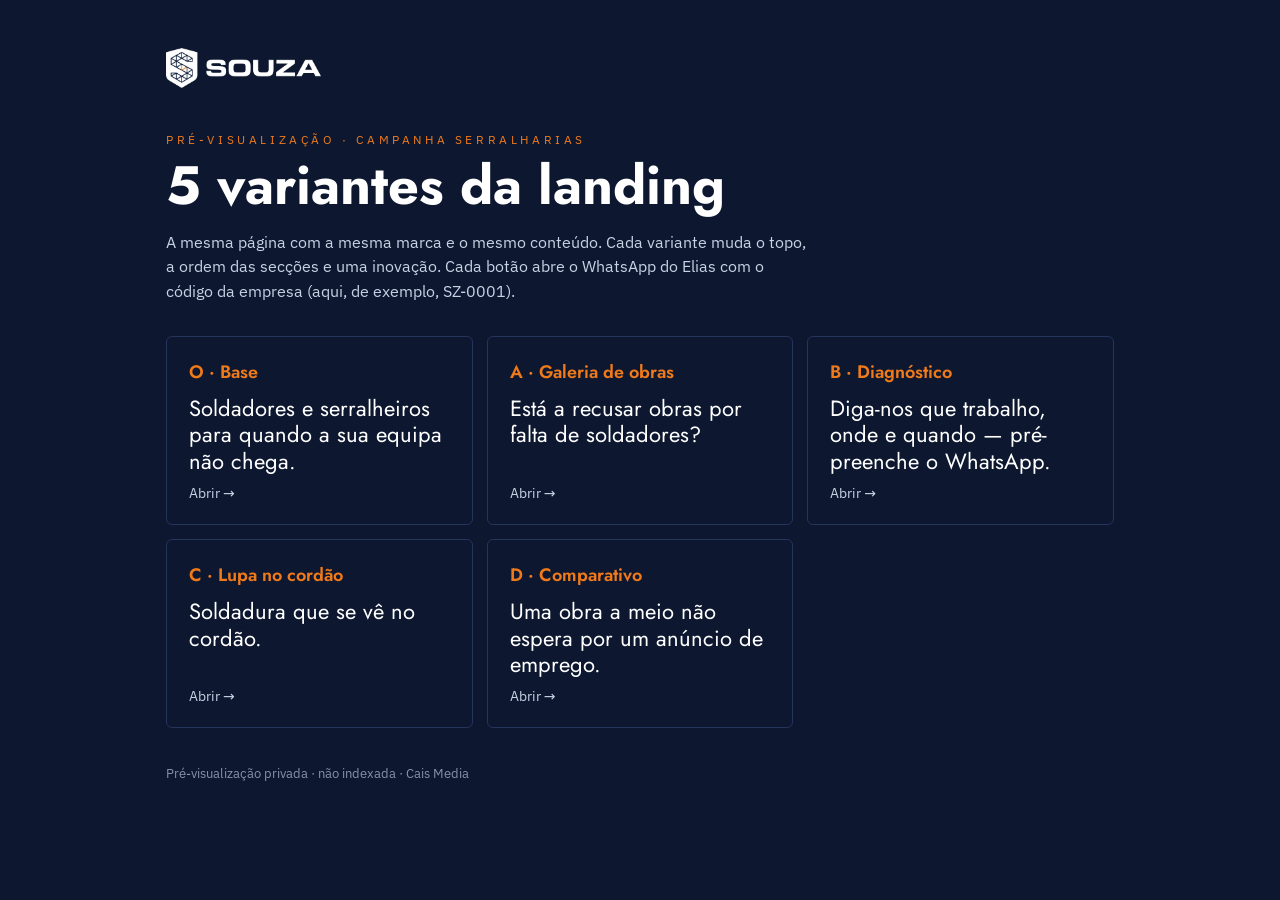
<file: index.html>
<!doctype html><html lang="pt-PT"><head><meta charset="utf-8"><meta name="robots" content="noindex,nofollow">
<meta name="viewport" content="width=device-width,initial-scale=1"><title>SOUZA · 5 landings para serralharias</title>
<link rel="icon" href="assets/img/mark.webp">
<style>@font-face{font-family:Jost;src:url(assets/fonts/jost.woff2) format("woff2");font-weight:100 900}
@font-face{font-family:Plex;src:url(assets/fonts/plex.woff2) format("woff2");font-weight:100 700}
*{box-sizing:border-box}body{margin:0;background:#0d1830;color:#fff;font-family:Plex,system-ui,sans-serif}
.w{max-width:980px;margin:0 auto;padding:48px 16px 64px}img{height:40px;width:auto}
.e{color:#f07a1a;letter-spacing:.3em;font-size:12px;text-transform:uppercase;margin:40px 0 10px}
h1{font-family:Jost;font-size:clamp(32px,5vw,54px);line-height:1.05;margin:0 0 14px}p{color:#c9d1e3;max-width:640px;line-height:1.55}
.g{display:grid;grid-template-columns:repeat(auto-fill,minmax(280px,1fr));gap:14px;margin-top:32px}
.c{display:flex;flex-direction:column;gap:10px;padding:22px;border:1px solid #24345a;border-radius:6px;color:#fff;text-decoration:none;transition:.2s}
.c:hover{border-color:#f07a1a;transform:translateY(-2px)}.k{font-family:Jost;font-weight:600;color:#f07a1a;font-size:18px}
.h{font-family:Jost;font-size:22px;line-height:1.2}.go{margin-top:auto;color:#c9d1e3;font-size:14px}
small{display:block;margin-top:36px;color:#8592ad}</style></head><body><div class="w">
<img src="assets/img/logo-h-branco.webp" width="480" height="124" alt="SOUZA">
<div class="e">Pré-visualização · campanha serralharias</div><h1>5 variantes da landing</h1>
<p>A mesma página com a mesma marca e o mesmo conteúdo. Cada variante muda o topo, a ordem das secções e uma inovação. Cada botão abre o WhatsApp do Elias com o código da empresa (aqui, de exemplo, SZ-0001).</p>
<div class="g"><a class="c" href="o/?r=SZ-0001"><span class="k">O · Base</span><span class="h">Soldadores e serralheiros para quando a sua equipa não chega.</span><span class="go">Abrir →</span></a><a class="c" href="a/?r=SZ-0001"><span class="k">A · Galeria de obras</span><span class="h">Está a recusar obras por falta de soldadores?</span><span class="go">Abrir →</span></a><a class="c" href="b/?r=SZ-0001"><span class="k">B · Diagnóstico</span><span class="h">Diga-nos que trabalho, onde e quando — pré-preenche o WhatsApp.</span><span class="go">Abrir →</span></a><a class="c" href="c/?r=SZ-0001"><span class="k">C · Lupa no cordão</span><span class="h">Soldadura que se vê no cordão.</span><span class="go">Abrir →</span></a><a class="c" href="d/?r=SZ-0001"><span class="k">D · Comparativo</span><span class="h">Uma obra a meio não espera por um anúncio de emprego.</span><span class="go">Abrir →</span></a></div><small>Pré-visualização privada · não indexada · Cais Media</small></div></body></html>
</file>
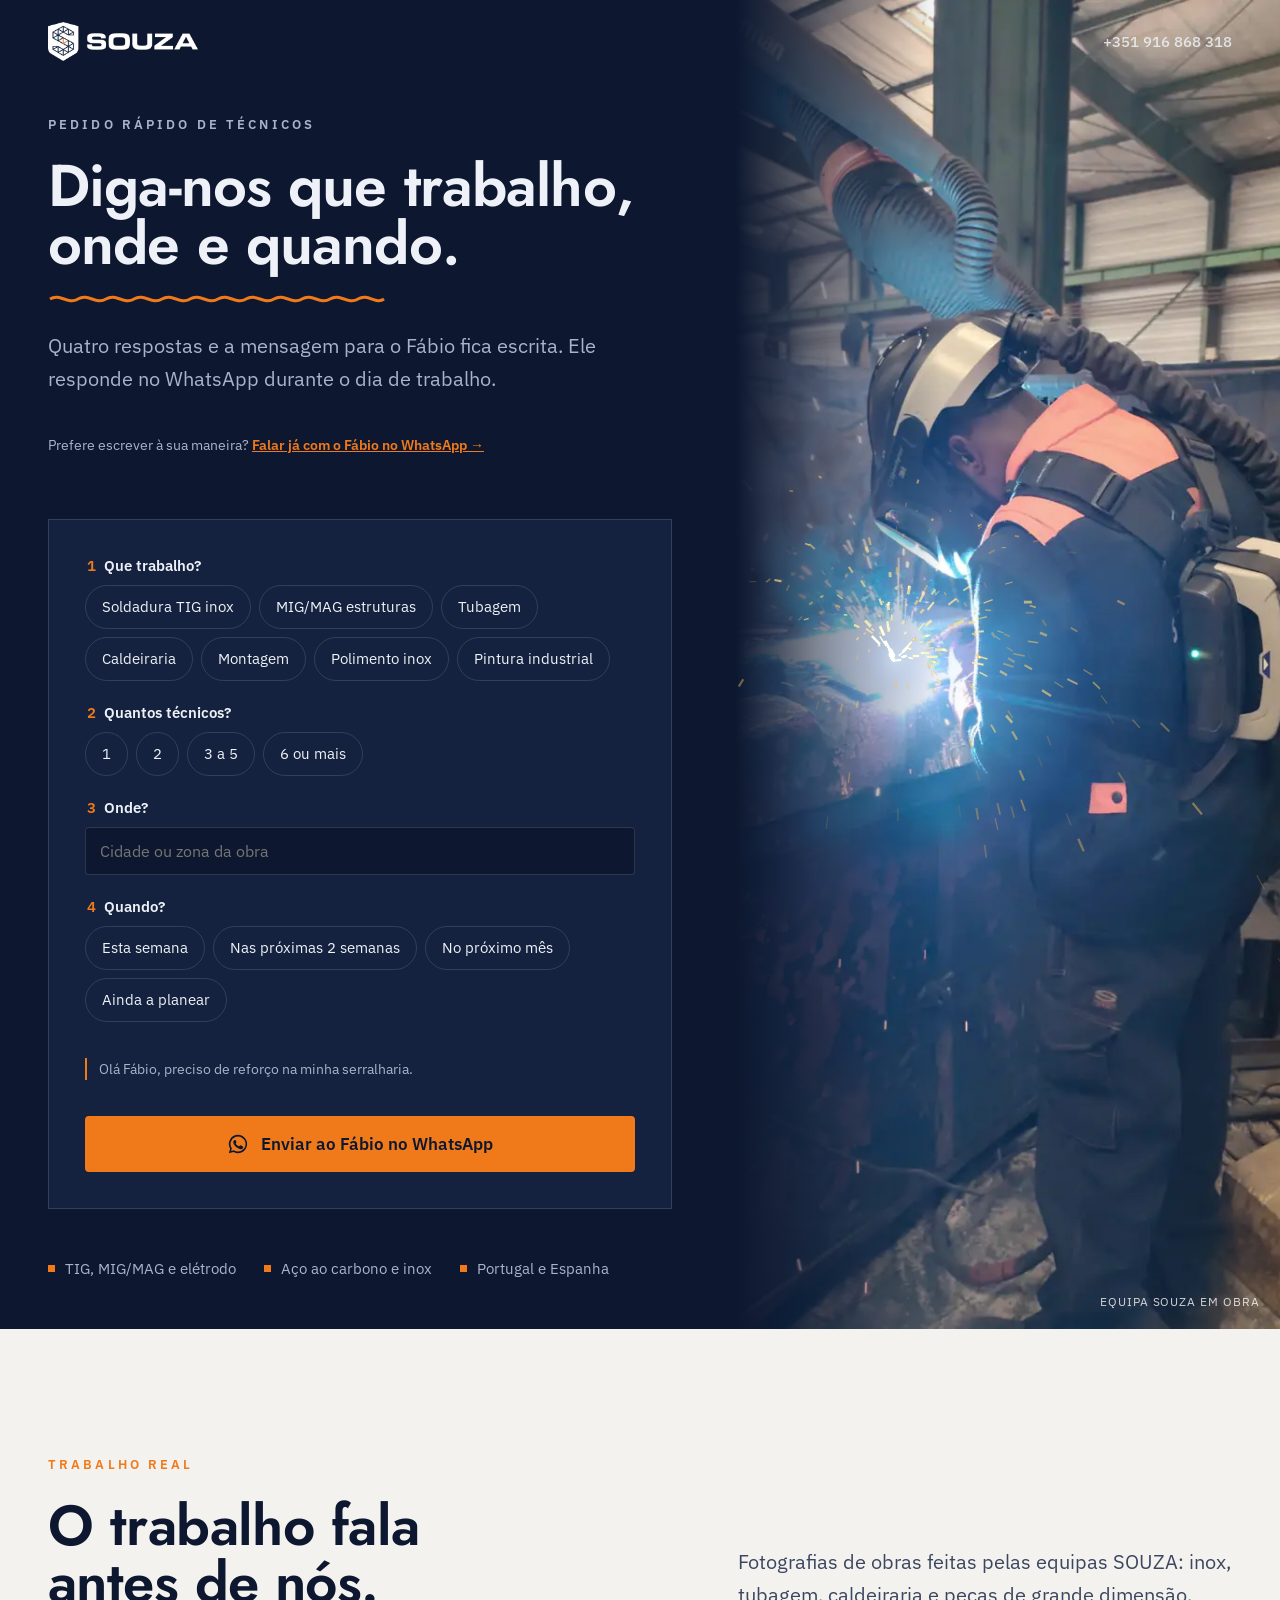
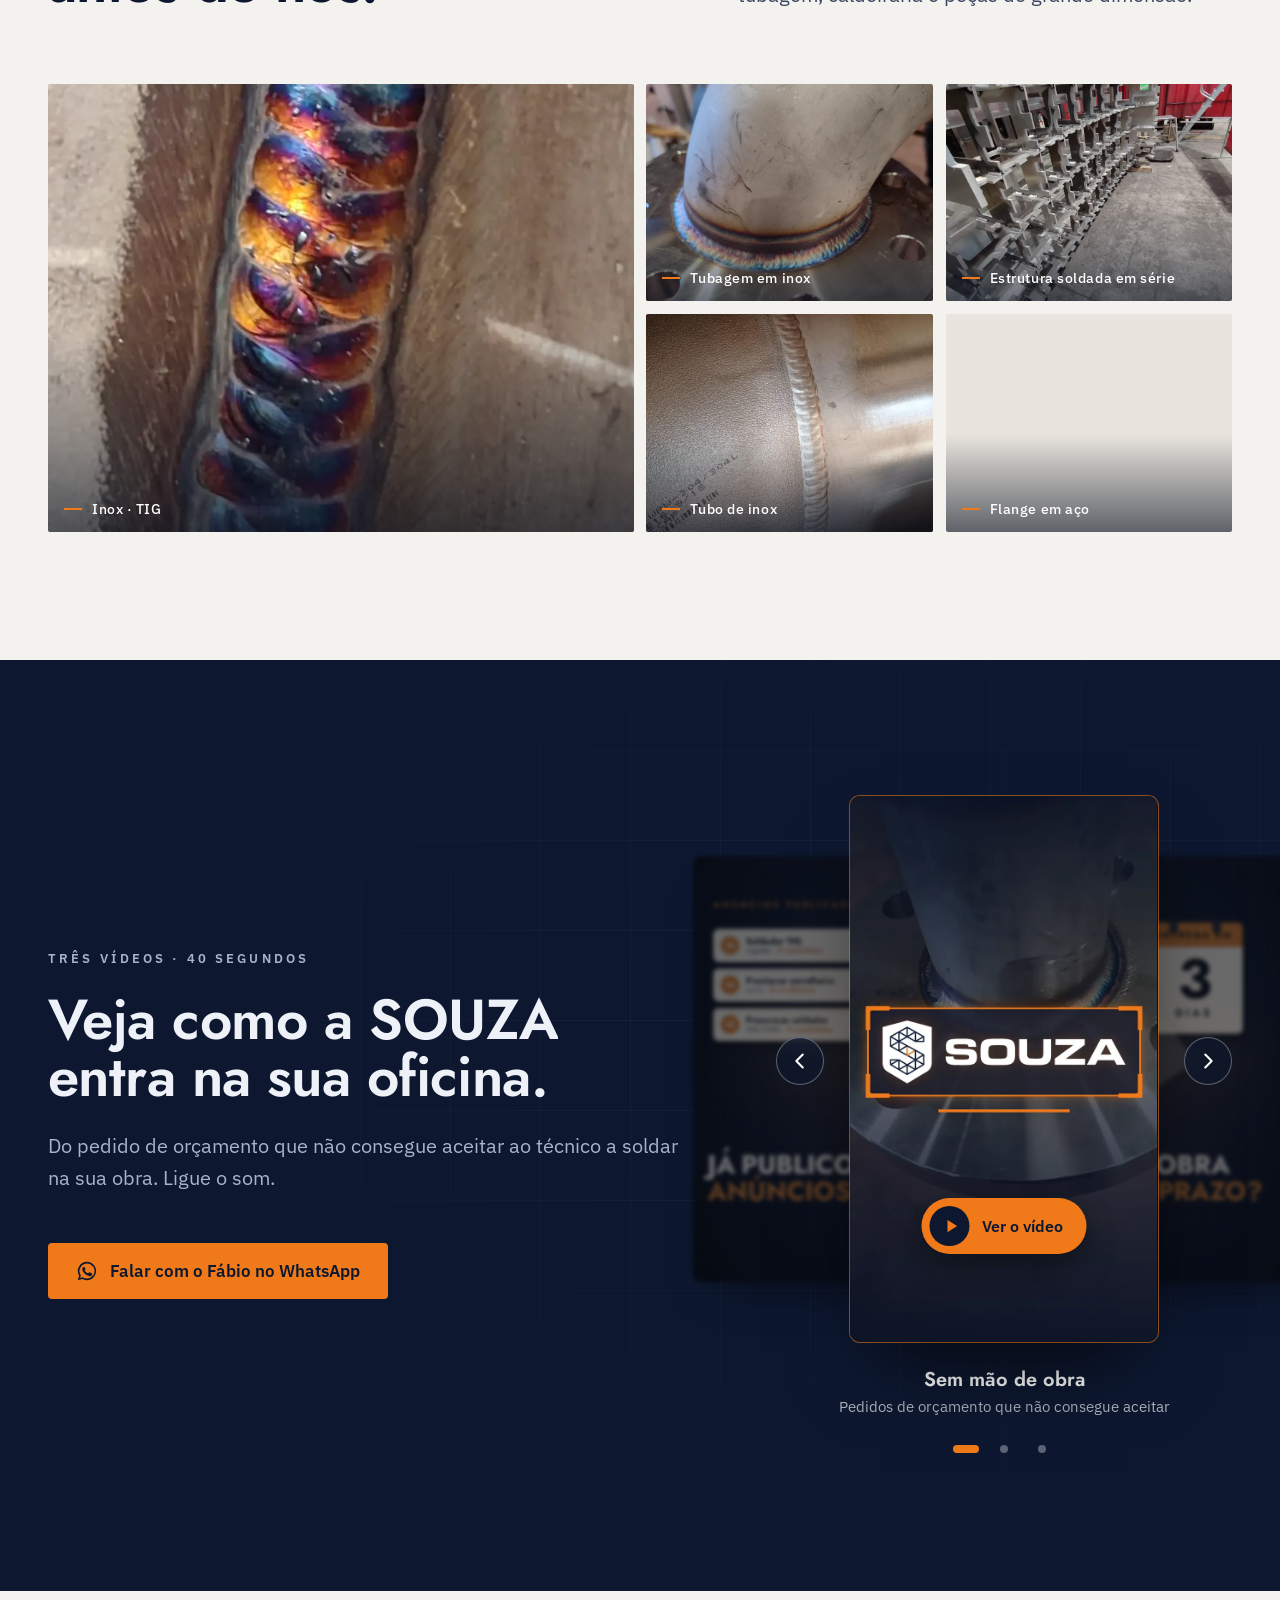
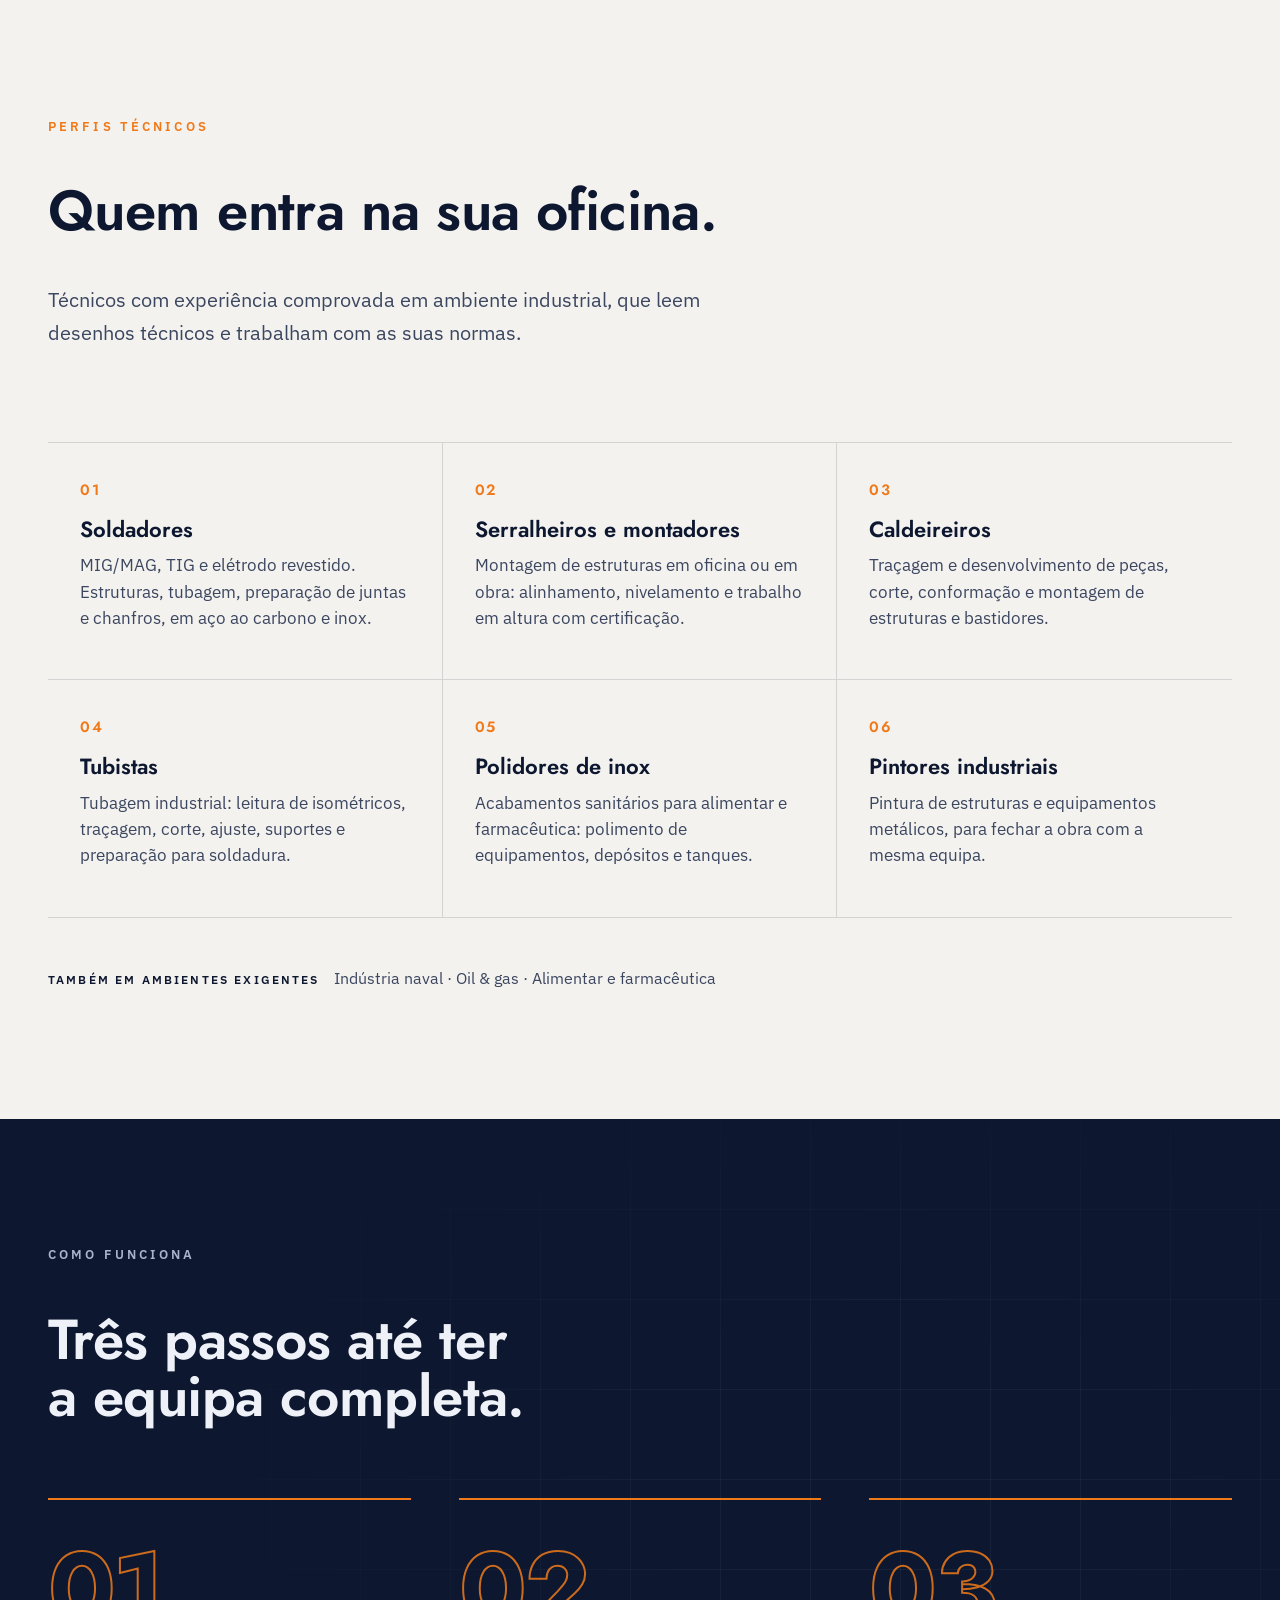
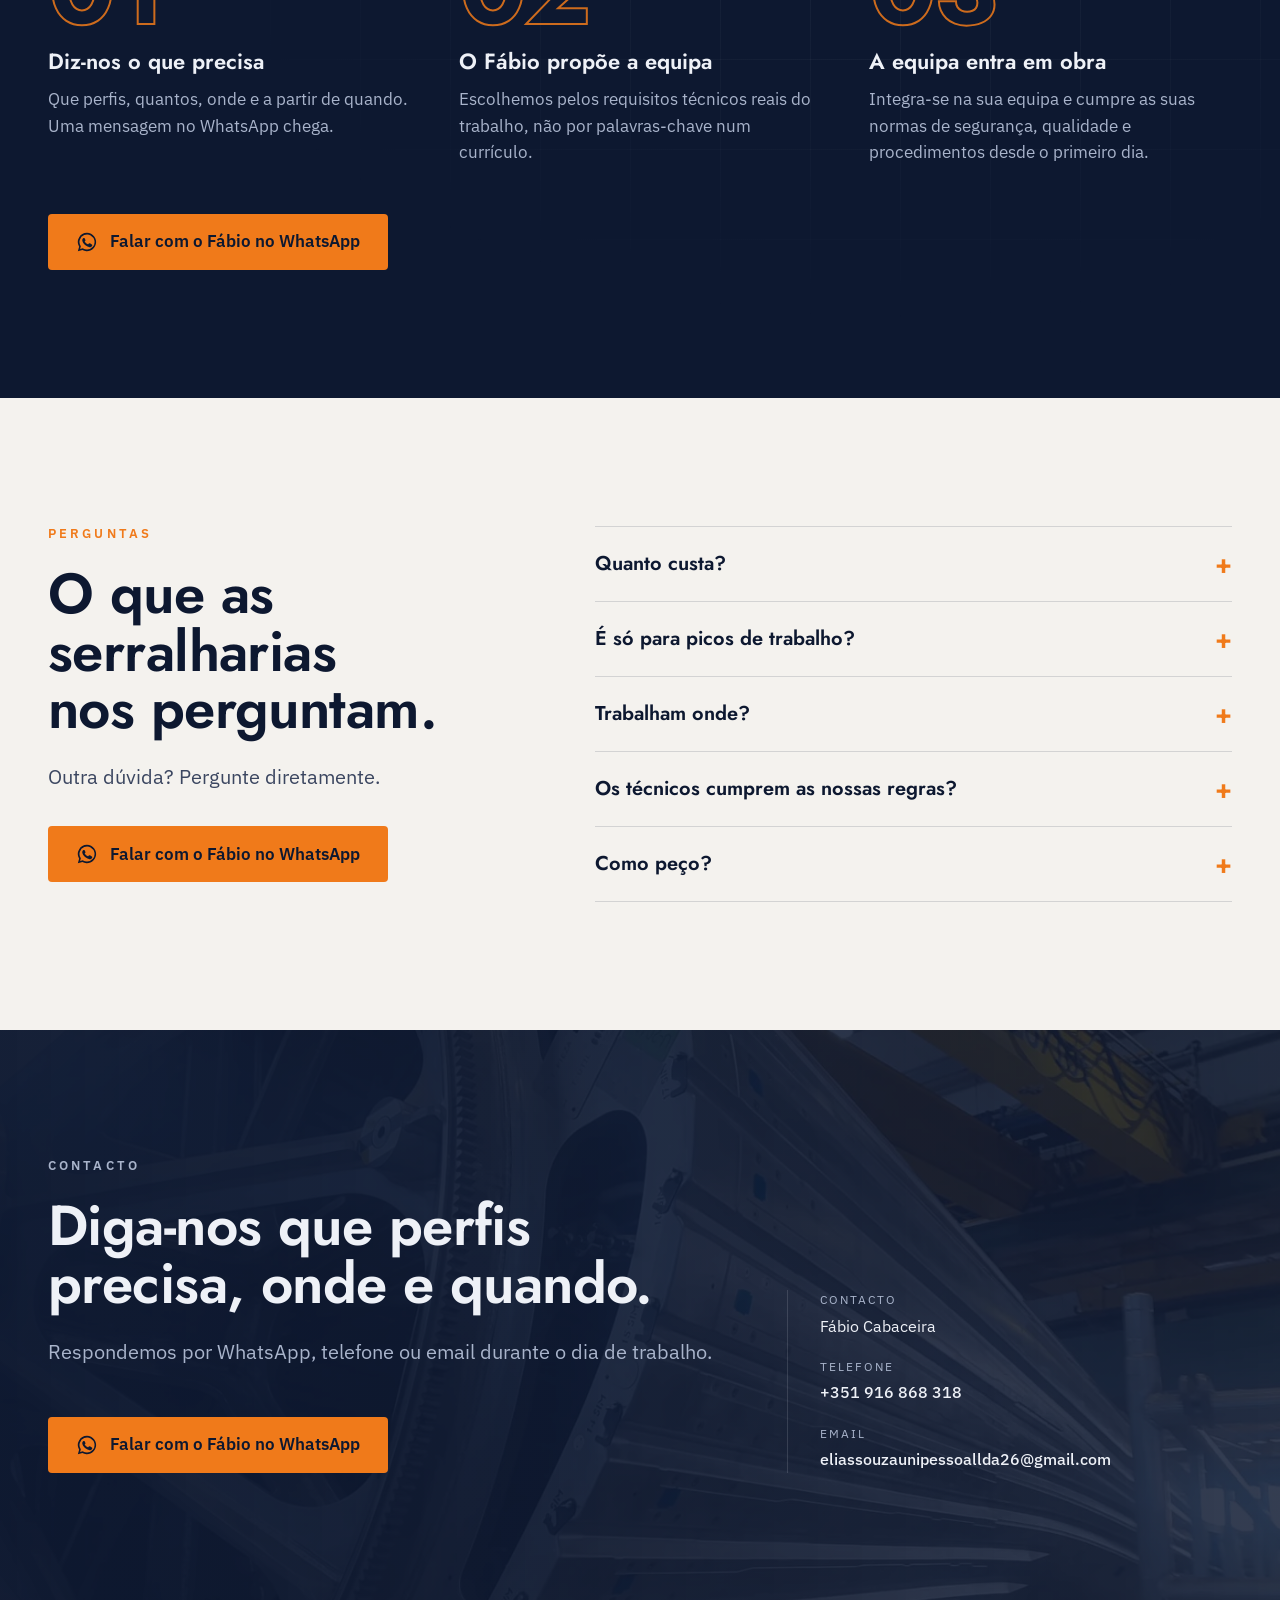
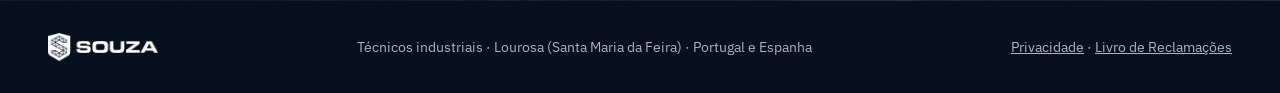
<file: b/index.html>
<!doctype html><html lang="pt-PT" data-variante="B"><head><meta name="robots" content="noindex,nofollow"><meta charset="utf-8">
<meta name="viewport" content="width=device-width,initial-scale=1,viewport-fit=cover">
<title>Diga-nos que trabalho, onde e quando | SOUZA</title><meta name="description" content="Responda a quatro perguntas e a mensagem para o Fábio fica escrita. Técnicos de soldadura, tubagem e caldeiraria para serralharias.">
<meta name="robots" content="noindex"><meta name="theme-color" content="#0d1830">
<meta property="og:title" content="Diga-nos que trabalho, onde e quando | SOUZA"><meta property="og:description" content="Responda a quatro perguntas e a mensagem para o Fábio fica escrita. Técnicos de soldadura, tubagem e caldeiraria para serralharias."><meta property="og:type" content="website"><meta property="og:locale" content="pt_PT">
<link rel="icon" href="../assets/img/mark.webp"><link rel="preload" href="../assets/fonts/jost.woff2" as="font" type="font/woff2" crossorigin>
<link rel="stylesheet" href="../assets/souza.css?v=20261111m"></head><body>
<main><header class="top"><div class="wrap"><img src="../assets/img/logo-h-branco.webp" width="480" height="124" alt="SOUZA"><nav class="top-r" aria-label="Contacto"><a class="tel" href="tel:+351916868318">+351 916 868 318</a><a class="top-cta" data-wa href="https://wa.me/351916868318"><svg viewBox="0 0 24 24" aria-hidden="true"><path fill="currentColor" d="M12 2a10 10 0 0 0-8.6 15.1L2 22l5-1.3A10 10 0 1 0 12 2Zm0 18.2a8.2 8.2 0 0 1-4.2-1.2l-.3-.2-3 .8.8-2.9-.2-.3A8.2 8.2 0 1 1 12 20.2Zm4.5-6.1c-.2-.1-1.5-.7-1.7-.8s-.4-.1-.6.1-.7.8-.8 1-.3.2-.5.1a6.7 6.7 0 0 1-3.3-2.9c-.2-.4.2-.4.7-1.3.1-.2 0-.3 0-.4l-.8-1.8c-.2-.5-.4-.4-.6-.4h-.5a1 1 0 0 0-.7.3 3 3 0 0 0-.9 2.2 5.2 5.2 0 0 0 1.1 2.8 11.9 11.9 0 0 0 4.6 4c1.7.7 2.4.8 3.2.7a2.8 2.8 0 0 0 1.8-1.3 2.3 2.3 0 0 0 .2-1.3c-.1-.1-.3-.2-.5-.3Z"/></svg><span>WhatsApp</span></a></nav></div></header><section class="hero navy" aria-labelledby="h1"><div class="hero-grid">
<div class="hero-copy"><p class="eyebrow">Pedido rápido de técnicos</p><h1 id="h1">Diga-nos que trabalho, onde e quando.</h1><svg class="bead" viewBox="0 0 340 14" aria-hidden="true"><path d="M2 7c10-6 18 6 28 0s18 6 28 0 18 6 28 0 18 6 28 0 18 6 28 0 18 6 28 0 18 6 28 0 18 6 28 0 18 6 28 0 18 6 28 0 18 6 28 0 18 6 26 0"/></svg><p class="lead">Quatro respostas e a mensagem para o Fábio fica escrita. Ele responde no WhatsApp durante o dia de trabalho.</p>
<p class="note" style="margin-top:18px">Prefere escrever à sua maneira? <a data-wa href="https://wa.me/351916868318" style="color:var(--orange);font-weight:600">Falar já com o Fábio no WhatsApp →</a></p>
<form class="diag" onsubmit="return false" aria-label="Diagnóstico rápido">
<fieldset><legend><span>1</span>Que trabalho?</legend><div class="opts"><label class="o"><input type="checkbox" name="t" value="Soldadura TIG inox"><span>Soldadura TIG inox</span></label><label class="o"><input type="checkbox" name="t" value="MIG/MAG estruturas"><span>MIG/MAG estruturas</span></label><label class="o"><input type="checkbox" name="t" value="Tubagem"><span>Tubagem</span></label><label class="o"><input type="checkbox" name="t" value="Caldeiraria"><span>Caldeiraria</span></label><label class="o"><input type="checkbox" name="t" value="Montagem"><span>Montagem</span></label><label class="o"><input type="checkbox" name="t" value="Polimento inox"><span>Polimento inox</span></label><label class="o"><input type="checkbox" name="t" value="Pintura industrial"><span>Pintura industrial</span></label></div></fieldset>
<fieldset><legend><span>2</span>Quantos técnicos?</legend><div class="opts"><label class="o"><input type="radio" name="q" value="1"><span>1</span></label><label class="o"><input type="radio" name="q" value="2"><span>2</span></label><label class="o"><input type="radio" name="q" value="3 a 5"><span>3 a 5</span></label><label class="o"><input type="radio" name="q" value="6 ou mais"><span>6 ou mais</span></label></div></fieldset>
<fieldset><legend><span>3</span>Onde?</legend><input type="text" name="onde" placeholder="Cidade ou zona da obra" autocomplete="address-level2" aria-label="Cidade ou zona da obra"></fieldset>
<fieldset><legend><span>4</span>Quando?</legend><div class="opts"><label class="o"><input type="radio" name="w" value="Esta semana"><span>Esta semana</span></label><label class="o"><input type="radio" name="w" value="Nas próximas 2 semanas"><span>Nas próximas 2 semanas</span></label><label class="o"><input type="radio" name="w" value="No próximo mês"><span>No próximo mês</span></label><label class="o"><input type="radio" name="w" value="Ainda a planear"><span>Ainda a planear</span></label></div></fieldset>
<p class="preview" aria-live="polite"></p>
<a class="btn btn-wa" href="https://wa.me/351916868318"><svg viewBox="0 0 24 24" aria-hidden="true"><path fill="currentColor" d="M12 2a10 10 0 0 0-8.6 15.1L2 22l5-1.3A10 10 0 1 0 12 2Zm0 18.2a8.2 8.2 0 0 1-4.2-1.2l-.3-.2-3 .8.8-2.9-.2-.3A8.2 8.2 0 1 1 12 20.2Zm4.5-6.1c-.2-.1-1.5-.7-1.7-.8s-.4-.1-.6.1-.7.8-.8 1-.3.2-.5.1a6.7 6.7 0 0 1-3.3-2.9c-.2-.4.2-.4.7-1.3.1-.2 0-.3 0-.4l-.8-1.8c-.2-.5-.4-.4-.6-.4h-.5a1 1 0 0 0-.7.3 3 3 0 0 0-.9 2.2 5.2 5.2 0 0 0 1.1 2.8 11.9 11.9 0 0 0 4.6 4c1.7.7 2.4.8 3.2.7a2.8 2.8 0 0 0 1.8-1.3 2.3 2.3 0 0 0 .2-1.3c-.1-.1-.3-.2-.5-.3Z"/></svg>Enviar ao Fábio no WhatsApp</a></form><ul class="facts"><li>TIG, MIG/MAG e elétrodo</li><li>Aço ao carbono e inox</li><li>Portugal e Espanha</li></ul></div>
<figure class="hero-media" style="margin:0"><img fetchpriority="high" src="../assets/img/f04-800.webp" srcset="../assets/img/f04-800.webp 800w, ../assets/img/f04-1400.webp 1400w" sizes="(max-width:900px) 100vw, 48vw" width="800" height="1422" alt="Soldador SOUZA a trabalhar, com máscara e proteção"><figcaption>Equipa SOUZA em obra</figcaption></figure>
</div></section><section class="paper" id="prova"><div class="wrap"><div class="sec-head split rv"><div><p class="eyebrow">Trabalho real</p>
<h2>O trabalho fala antes de nós.</h2></div><p class="lead">Fotografias de obras feitas pelas equipas SOUZA: inox, tubagem, caldeiraria e peças de grande dimensão.</p></div>
<div class="mosaic"><figure class="m0 rv" data-d="0"><img src="../assets/img/f11-800.webp" srcset="../assets/img/f11-800.webp 800w, ../assets/img/f11-1400.webp 1400w" sizes="(max-width:900px) 100vw, 50vw" width="800" height="1778" alt="Cordão TIG em inox com coloração de calor" loading=lazy decoding=async><figcaption>Inox · TIG</figcaption></figure><figure class="m1 rv" data-d="80"><img src="../assets/img/f10-800.webp" srcset="../assets/img/f10-800.webp 800w, ../assets/img/f10-1400.webp 1400w" sizes="(max-width:900px) 50vw, 33vw" width="800" height="1066" alt="Curva em inox soldada a flange, com coloração TIG" loading=lazy decoding=async><figcaption>Tubagem em inox</figcaption></figure><figure class="m2 rv" data-d="160"><img src="../assets/img/f26-800.webp" srcset="../assets/img/f26-800.webp 800w, ../assets/img/f26-1400.webp 1400w" sizes="(max-width:900px) 50vw, 33vw" width="800" height="1066" alt="Estrutura de reforço em aço, soldada em série" loading=lazy decoding=async><figcaption>Estrutura soldada em série</figcaption></figure><figure class="m3 rv" data-d="0"><img src="../assets/img/f13-800.webp" srcset="../assets/img/f13-800.webp 800w, ../assets/img/f13-1400.webp 1400w" sizes="(max-width:900px) 50vw, 33vw" width="800" height="1070" alt="Soldadura circunferencial em tubo de inox" loading=lazy decoding=async><figcaption>Tubo de inox</figcaption></figure><figure class="m4 rv" data-d="80"><img src="../assets/img/f16-800.webp" srcset="../assets/img/f16-800.webp 800w, ../assets/img/f16-1400.webp 1400w" sizes="(max-width:900px) 50vw, 33vw" width="800" height="1066" alt="Flange soldada a tubo de aço" loading=lazy decoding=async><figcaption>Flange em aço</figcaption></figure></div></div></section><section class="navy cine" id="video"><div class="wrap vid">
<div class="vid-copy rv"><p class="eyebrow">Três vídeos · 40 segundos</p>
<h2>Veja como a SOUZA entra na sua oficina.</h2><p class="lead" style="margin-top:var(--s3)">Do pedido de orçamento que não consegue aceitar ao técnico a soldar na sua obra. Ligue o som.</p>
<div class="ctas"><a class="btn btn-wa" data-wa href="https://wa.me/351916868318"><svg viewBox="0 0 24 24" aria-hidden="true"><path fill="currentColor" d="M12 2a10 10 0 0 0-8.6 15.1L2 22l5-1.3A10 10 0 1 0 12 2Zm0 18.2a8.2 8.2 0 0 1-4.2-1.2l-.3-.2-3 .8.8-2.9-.2-.3A8.2 8.2 0 1 1 12 20.2Zm4.5-6.1c-.2-.1-1.5-.7-1.7-.8s-.4-.1-.6.1-.7.8-.8 1-.3.2-.5.1a6.7 6.7 0 0 1-3.3-2.9c-.2-.4.2-.4.7-1.3.1-.2 0-.3 0-.4l-.8-1.8c-.2-.5-.4-.4-.6-.4h-.5a1 1 0 0 0-.7.3 3 3 0 0 0-.9 2.2 5.2 5.2 0 0 0 1.1 2.8 11.9 11.9 0 0 0 4.6 4c1.7.7 2.4.8 3.2.7a2.8 2.8 0 0 0 1.8-1.3 2.3 2.3 0 0 0 .2-1.3c-.1-.1-.3-.2-.5-.3Z"/></svg>Falar com o Fábio no WhatsApp</a></div></div>
<div class="reels rv" data-d="90" aria-roledescription="carrossel" aria-label="Vídeos da SOUZA"><div class="led" aria-hidden="true"></div>
<div class="reel-stage"><figure class="vid-frame reel" data-i="0" aria-roledescription="slide" aria-label="1 de 3: Sem mão de obra">
<video playsinline preload="none" width="720" height="1280" poster="../assets/video/souza-reel-poster.webp" aria-label="Vídeo SOUZA: Sem mão de obra"><source src="../assets/video/souza-reel.mp4" type="video/mp4"></video>
<button class="vid-play" type="button" aria-label="Ver o vídeo «Sem mão de obra» com som"><svg viewBox="0 0 24 24" aria-hidden="true"><path fill="currentColor" d="M8 5v14l11-7z"/></svg><span>Ver o vídeo</span></button></figure><figure class="vid-frame reel" data-i="1" aria-roledescription="slide" aria-label="2 de 3: Obra com prazo">
<video playsinline preload="none" width="720" height="1280" poster="../assets/video/souza-reel-v2-obra-com-prazo-poster.webp" aria-label="Vídeo SOUZA: Obra com prazo"><source src="../assets/video/souza-reel-v2-obra-com-prazo.mp4" type="video/mp4"></video>
<button class="vid-play" type="button" aria-label="Ver o vídeo «Obra com prazo» com som"><svg viewBox="0 0 24 24" aria-hidden="true"><path fill="currentColor" d="M8 5v14l11-7z"/></svg><span>Ver o vídeo</span></button></figure><figure class="vid-frame reel" data-i="2" aria-roledescription="slide" aria-label="3 de 3: Anúncio sem resposta">
<video playsinline preload="none" width="720" height="1280" poster="../assets/video/souza-reel-v3-anuncio-sem-resposta-poster.webp" aria-label="Vídeo SOUZA: Anúncio sem resposta"><source src="../assets/video/souza-reel-v3-anuncio-sem-resposta.mp4" type="video/mp4"></video>
<button class="vid-play" type="button" aria-label="Ver o vídeo «Anúncio sem resposta» com som"><svg viewBox="0 0 24 24" aria-hidden="true"><path fill="currentColor" d="M8 5v14l11-7z"/></svg><span>Ver o vídeo</span></button></figure></div>
<button type="button" class="reel-nav prev" aria-label="Vídeo anterior"><svg viewBox="0 0 24 24" aria-hidden="true"><path d="M15 5l-7 7 7 7"/></svg></button>
<button type="button" class="reel-nav next" aria-label="Vídeo seguinte"><svg viewBox="0 0 24 24" aria-hidden="true"><path d="M9 5l7 7-7 7"/></svg></button>
<div class="reel-info" aria-live="polite"><b></b><span></span></div><div class="reel-dots"><button type="button" class="dot" aria-label="Vídeo 1: Sem mão de obra"></button><button type="button" class="dot" aria-label="Vídeo 2: Obra com prazo"></button><button type="button" class="dot" aria-label="Vídeo 3: Anúncio sem resposta"></button></div>
<script type="application/json" class="reel-data">[["Sem mão de obra", "Pedidos de orçamento que não consegue aceitar"], ["Obra com prazo", "Reforço só para esta obra"], ["Anúncio sem resposta", "Técnicos já testados em obra"]]</script></div>
</div></section><section class="paper" id="perfis"><div class="wrap"><div class="sec-head rv"><p class="eyebrow">Perfis técnicos</p>
<h2>Quem entra na sua oficina.</h2><p class="lead">Técnicos com experiência comprovada em ambiente industrial, que leem desenhos técnicos e trabalham com as suas normas.</p></div>
<div class="profiles"><div class="profile rv" data-d="0"><img class="pf" src="../assets/img/f11-800.webp" width="800" height="1066" alt="" aria-hidden="true" loading="lazy" decoding="async"><span class="n">01</span><h3>Soldadores</h3><p>MIG/MAG, TIG e elétrodo revestido. Estruturas, tubagem, preparação de juntas e chanfros, em aço ao carbono e inox.</p></div><div class="profile rv" data-d="70"><img class="pf" src="../assets/img/f26-800.webp" width="800" height="1066" alt="" aria-hidden="true" loading="lazy" decoding="async"><span class="n">02</span><h3>Serralheiros e montadores</h3><p>Montagem de estruturas em oficina ou em obra: alinhamento, nivelamento e trabalho em altura com certificação.</p></div><div class="profile rv" data-d="140"><img class="pf" src="../assets/img/f07-800.webp" width="800" height="1066" alt="" aria-hidden="true" loading="lazy" decoding="async"><span class="n">03</span><h3>Caldeireiros</h3><p>Traçagem e desenvolvimento de peças, corte, conformação e montagem de estruturas e bastidores.</p></div><div class="profile rv" data-d="0"><img class="pf" src="../assets/img/f01-800.webp" width="800" height="1066" alt="" aria-hidden="true" loading="lazy" decoding="async"><span class="n">04</span><h3>Tubistas</h3><p>Tubagem industrial: leitura de isométricos, traçagem, corte, ajuste, suportes e preparação para soldadura.</p></div><div class="profile rv" data-d="70"><img class="pf" src="../assets/img/f08-800.webp" width="800" height="1066" alt="" aria-hidden="true" loading="lazy" decoding="async"><span class="n">05</span><h3>Polidores de inox</h3><p>Acabamentos sanitários para alimentar e farmacêutica: polimento de equipamentos, depósitos e tanques.</p></div><div class="profile rv" data-d="140"><img class="pf" src="../assets/img/f27-800.webp" width="800" height="1066" alt="" aria-hidden="true" loading="lazy" decoding="async"><span class="n">06</span><h3>Pintores industriais</h3><p>Pintura de estruturas e equipamentos metálicos, para fechar a obra com a mesma equipa.</p></div></div><p class="also rv"><span>Também em ambientes exigentes</span> Indústria naval · Oil &amp; gas · Alimentar e farmacêutica</p></div></section><section class="navy" id="como"><div class="wrap"><div class="sec-head rv"><p class="eyebrow">Como funciona</p>
<h2>Três passos até ter a equipa completa.</h2></div>
<ol class="steps impact"><li><span class="big" aria-hidden="true">01</span><h3>Diz-nos o que precisa</h3><p>Que perfis, quantos, onde e a partir de quando. Uma mensagem no WhatsApp chega.</p></li>
<li><span class="big" aria-hidden="true">02</span><h3>O Fábio propõe a equipa</h3><p>Escolhemos pelos requisitos técnicos reais do trabalho, não por palavras-chave num currículo.</p></li>
<li><span class="big" aria-hidden="true">03</span><h3>A equipa entra em obra</h3><p>Integra-se na sua equipa e cumpre as suas normas de segurança, qualidade e procedimentos desde o primeiro dia.</p></li></ol>
<div class="ctas rv"><a class="btn btn-wa" data-wa href="https://wa.me/351916868318"><svg viewBox="0 0 24 24" aria-hidden="true"><path fill="currentColor" d="M12 2a10 10 0 0 0-8.6 15.1L2 22l5-1.3A10 10 0 1 0 12 2Zm0 18.2a8.2 8.2 0 0 1-4.2-1.2l-.3-.2-3 .8.8-2.9-.2-.3A8.2 8.2 0 1 1 12 20.2Zm4.5-6.1c-.2-.1-1.5-.7-1.7-.8s-.4-.1-.6.1-.7.8-.8 1-.3.2-.5.1a6.7 6.7 0 0 1-3.3-2.9c-.2-.4.2-.4.7-1.3.1-.2 0-.3 0-.4l-.8-1.8c-.2-.5-.4-.4-.6-.4h-.5a1 1 0 0 0-.7.3 3 3 0 0 0-.9 2.2 5.2 5.2 0 0 0 1.1 2.8 11.9 11.9 0 0 0 4.6 4c1.7.7 2.4.8 3.2.7a2.8 2.8 0 0 0 1.8-1.3 2.3 2.3 0 0 0 .2-1.3c-.1-.1-.3-.2-.5-.3Z"/></svg>Falar com o Fábio no WhatsApp</a></div></div></section><section class="paper" id="faq"><div class="wrap faq-grid"><div class="faq-head rv"><p class="eyebrow">Perguntas</p>
<h2>O que as serralharias nos perguntam.</h2><p class="lead" style="margin-top:var(--s3)">Outra dúvida? Pergunte diretamente.</p><div class="ctas"><a class="btn btn-wa" data-wa href="https://wa.me/351916868318"><svg viewBox="0 0 24 24" aria-hidden="true"><path fill="currentColor" d="M12 2a10 10 0 0 0-8.6 15.1L2 22l5-1.3A10 10 0 1 0 12 2Zm0 18.2a8.2 8.2 0 0 1-4.2-1.2l-.3-.2-3 .8.8-2.9-.2-.3A8.2 8.2 0 1 1 12 20.2Zm4.5-6.1c-.2-.1-1.5-.7-1.7-.8s-.4-.1-.6.1-.7.8-.8 1-.3.2-.5.1a6.7 6.7 0 0 1-3.3-2.9c-.2-.4.2-.4.7-1.3.1-.2 0-.3 0-.4l-.8-1.8c-.2-.5-.4-.4-.6-.4h-.5a1 1 0 0 0-.7.3 3 3 0 0 0-.9 2.2 5.2 5.2 0 0 0 1.1 2.8 11.9 11.9 0 0 0 4.6 4c1.7.7 2.4.8 3.2.7a2.8 2.8 0 0 0 1.8-1.3 2.3 2.3 0 0 0 .2-1.3c-.1-.1-.3-.2-.5-.3Z"/></svg>Falar com o Fábio no WhatsApp</a></div></div><div class="faq rv"><details><summary>Quanto custa?</summary><p>Depende dos perfis, do número de técnicos, do local e da duração. O Fábio faz-lhe uma proposta pelo WhatsApp depois de perceber o trabalho.</p></details><details><summary>É só para picos de trabalho?</summary><p>É para quando a sua equipa não chega: um pico de encomendas, uma obra com prazo apertado ou um trabalho fora da oficina.</p></details><details><summary>Trabalham onde?</summary><p>Em Portugal e em Espanha. A sede é em Lourosa, Santa Maria da Feira.</p></details><details><summary>Os técnicos cumprem as nossas regras?</summary><p>Sim. Adaptam-se às normas de segurança, qualidade e procedimentos internos do cliente desde o primeiro dia.</p></details><details><summary>Como peço?</summary><p>Carregue no botão do WhatsApp e diga que perfis precisa, onde e quando. Também pode ligar para +351 916 868 318.</p></details></div></div></section><section class="navy final" id="contacto"><div class="wrap"><div class="rv"><p class="eyebrow">Contacto</p>
<h2>Diga-nos que perfis precisa, onde e quando.</h2><p class="lead" style="margin-top:var(--s3)">Respondemos por WhatsApp, telefone ou email durante o dia de trabalho.</p>
<div class="ctas"><a class="btn btn-wa" data-wa href="https://wa.me/351916868318"><svg viewBox="0 0 24 24" aria-hidden="true"><path fill="currentColor" d="M12 2a10 10 0 0 0-8.6 15.1L2 22l5-1.3A10 10 0 1 0 12 2Zm0 18.2a8.2 8.2 0 0 1-4.2-1.2l-.3-.2-3 .8.8-2.9-.2-.3A8.2 8.2 0 1 1 12 20.2Zm4.5-6.1c-.2-.1-1.5-.7-1.7-.8s-.4-.1-.6.1-.7.8-.8 1-.3.2-.5.1a6.7 6.7 0 0 1-3.3-2.9c-.2-.4.2-.4.7-1.3.1-.2 0-.3 0-.4l-.8-1.8c-.2-.5-.4-.4-.6-.4h-.5a1 1 0 0 0-.7.3 3 3 0 0 0-.9 2.2 5.2 5.2 0 0 0 1.1 2.8 11.9 11.9 0 0 0 4.6 4c1.7.7 2.4.8 3.2.7a2.8 2.8 0 0 0 1.8-1.3 2.3 2.3 0 0 0 .2-1.3c-.1-.1-.3-.2-.5-.3Z"/></svg>Falar com o Fábio no WhatsApp</a></div></div>
<div class="contact rv" data-d="120"><div><small>Contacto</small>Fábio Cabaceira</div>
<div><small>Telefone</small><a href="tel:+351916868318">+351 916 868 318</a></div>
<div><small>Email</small><a href="mailto:eliassouzaunipessoallda26@gmail.com">eliassouzaunipessoallda26@gmail.com</a></div></div></div></section></main><footer><div class="wrap"><img src="../assets/img/logo-h-branco.webp" width="480" height="124" alt="SOUZA" loading="lazy">
<span>Técnicos industriais · Lourosa (Santa Maria da Feira) · Portugal e Espanha</span>
<span><a href="https://eliassouza.com/pt/privacidade">Privacidade</a> · <a href="https://www.livroreclamacoes.pt/">Livro de Reclamações</a></span></div></footer><div class="sticky"><a class="btn btn-wa" data-wa href="https://wa.me/351916868318"><svg viewBox="0 0 24 24" aria-hidden="true"><path fill="currentColor" d="M12 2a10 10 0 0 0-8.6 15.1L2 22l5-1.3A10 10 0 1 0 12 2Zm0 18.2a8.2 8.2 0 0 1-4.2-1.2l-.3-.2-3 .8.8-2.9-.2-.3A8.2 8.2 0 1 1 12 20.2Zm4.5-6.1c-.2-.1-1.5-.7-1.7-.8s-.4-.1-.6.1-.7.8-.8 1-.3.2-.5.1a6.7 6.7 0 0 1-3.3-2.9c-.2-.4.2-.4.7-1.3.1-.2 0-.3 0-.4l-.8-1.8c-.2-.5-.4-.4-.6-.4h-.5a1 1 0 0 0-.7.3 3 3 0 0 0-.9 2.2 5.2 5.2 0 0 0 1.1 2.8 11.9 11.9 0 0 0 4.6 4c1.7.7 2.4.8 3.2.7a2.8 2.8 0 0 0 1.8-1.3 2.3 2.3 0 0 0 .2-1.3c-.1-.1-.3-.2-.5-.3Z"/></svg>Falar com o Fábio no WhatsApp</a></div><script src="../assets/souza.js?v=20261111m" defer></script></body></html>
</file>
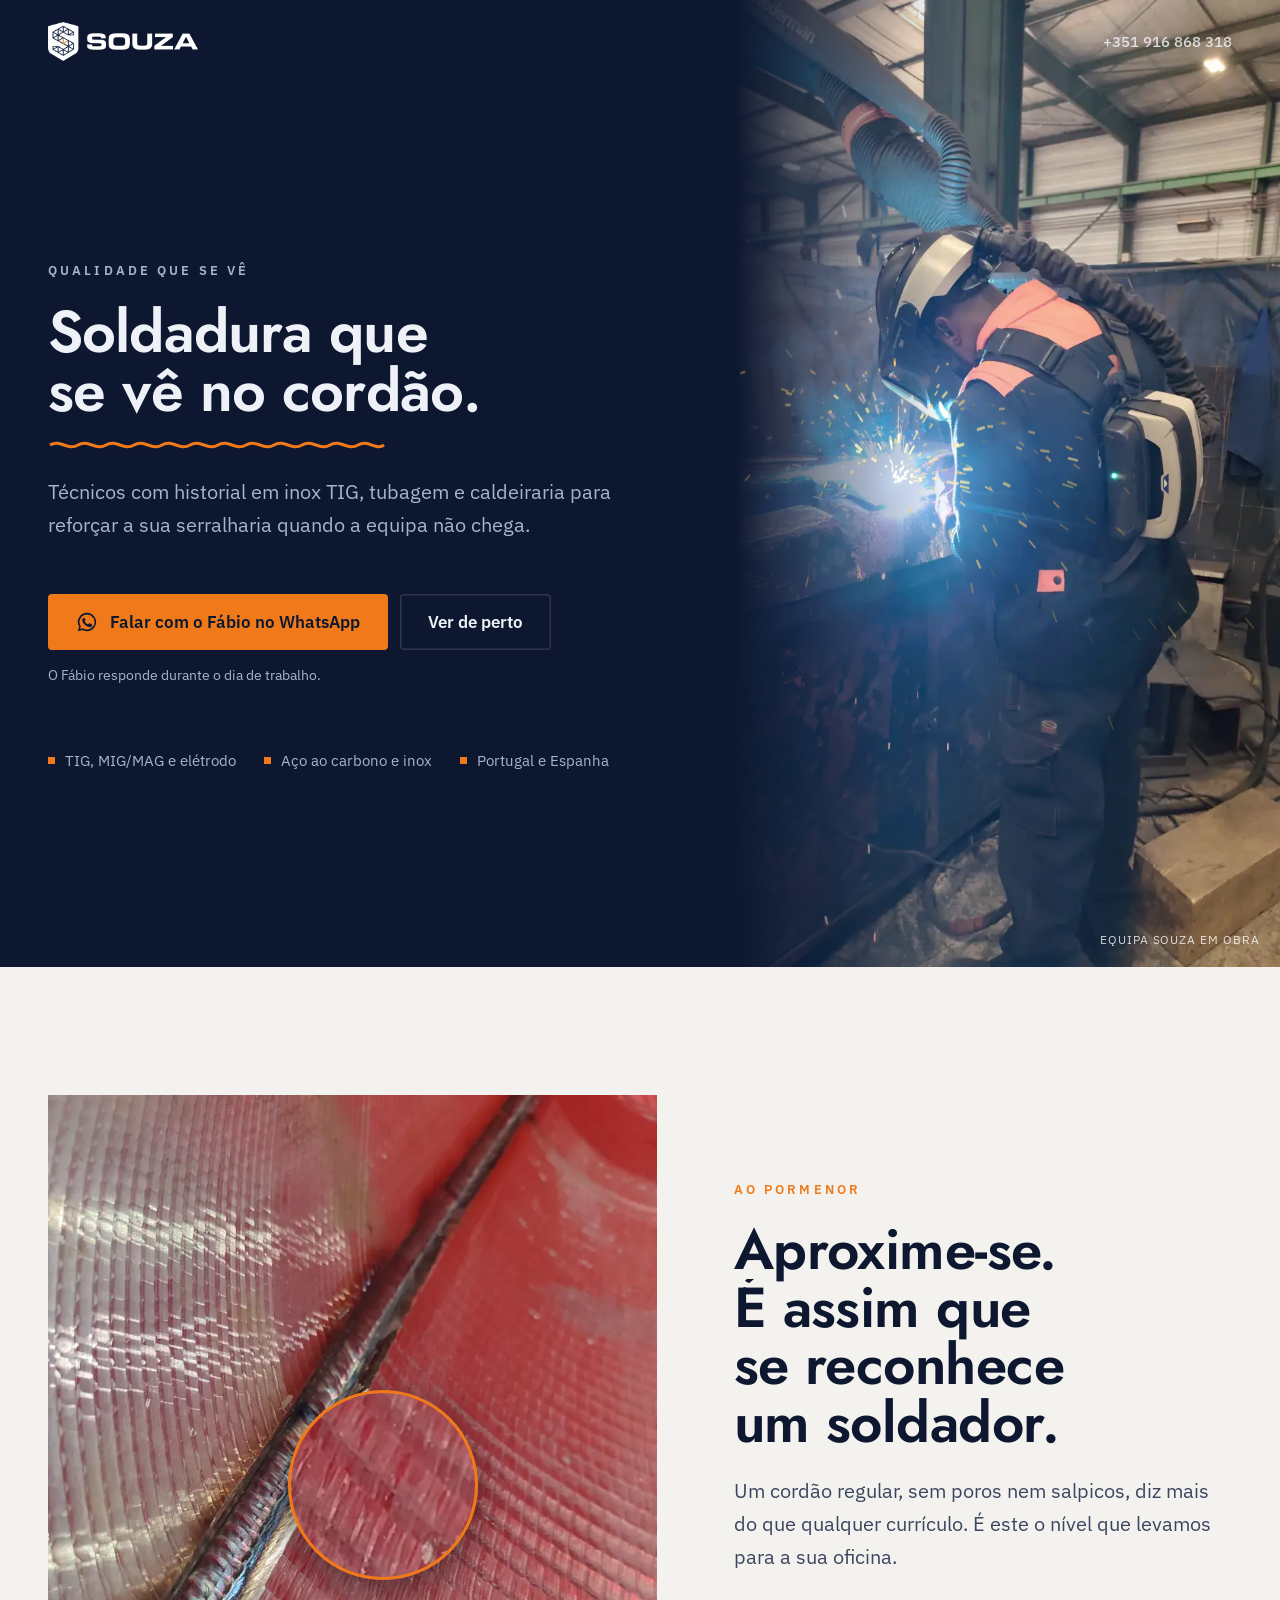
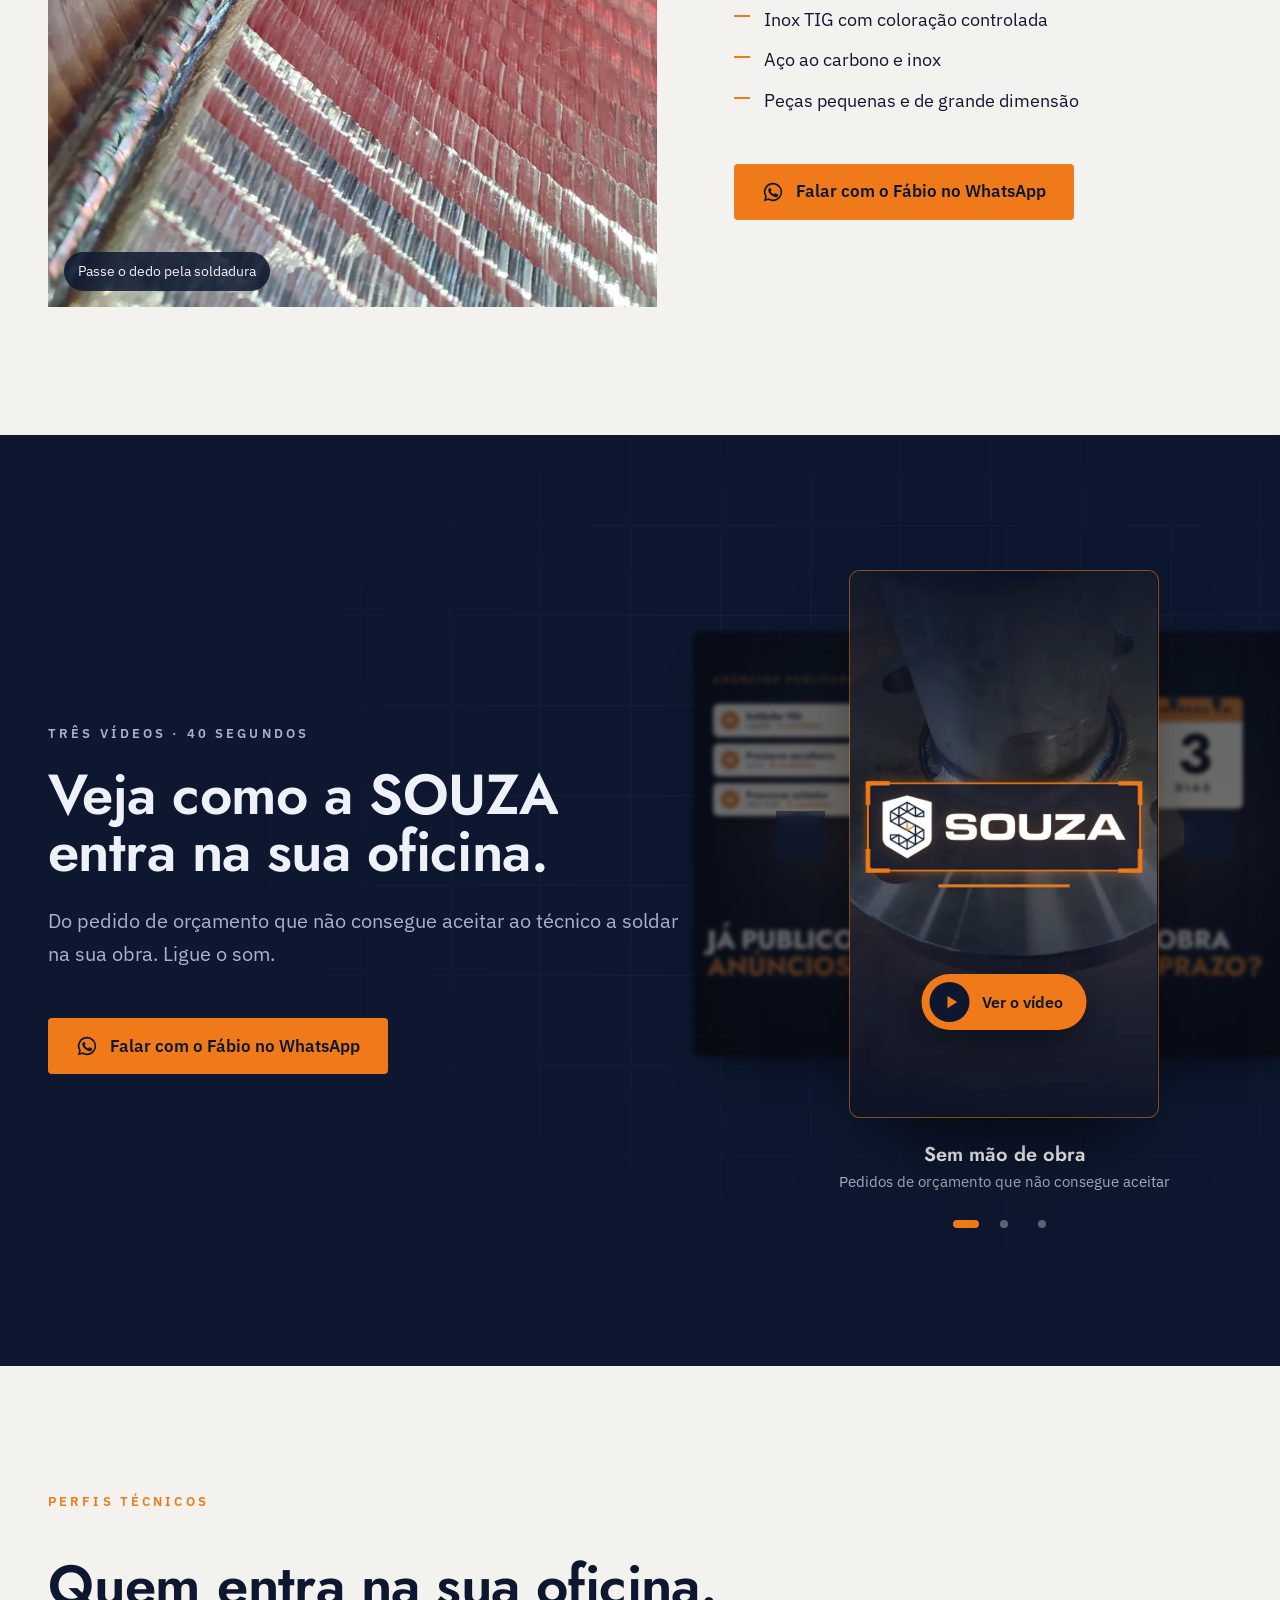
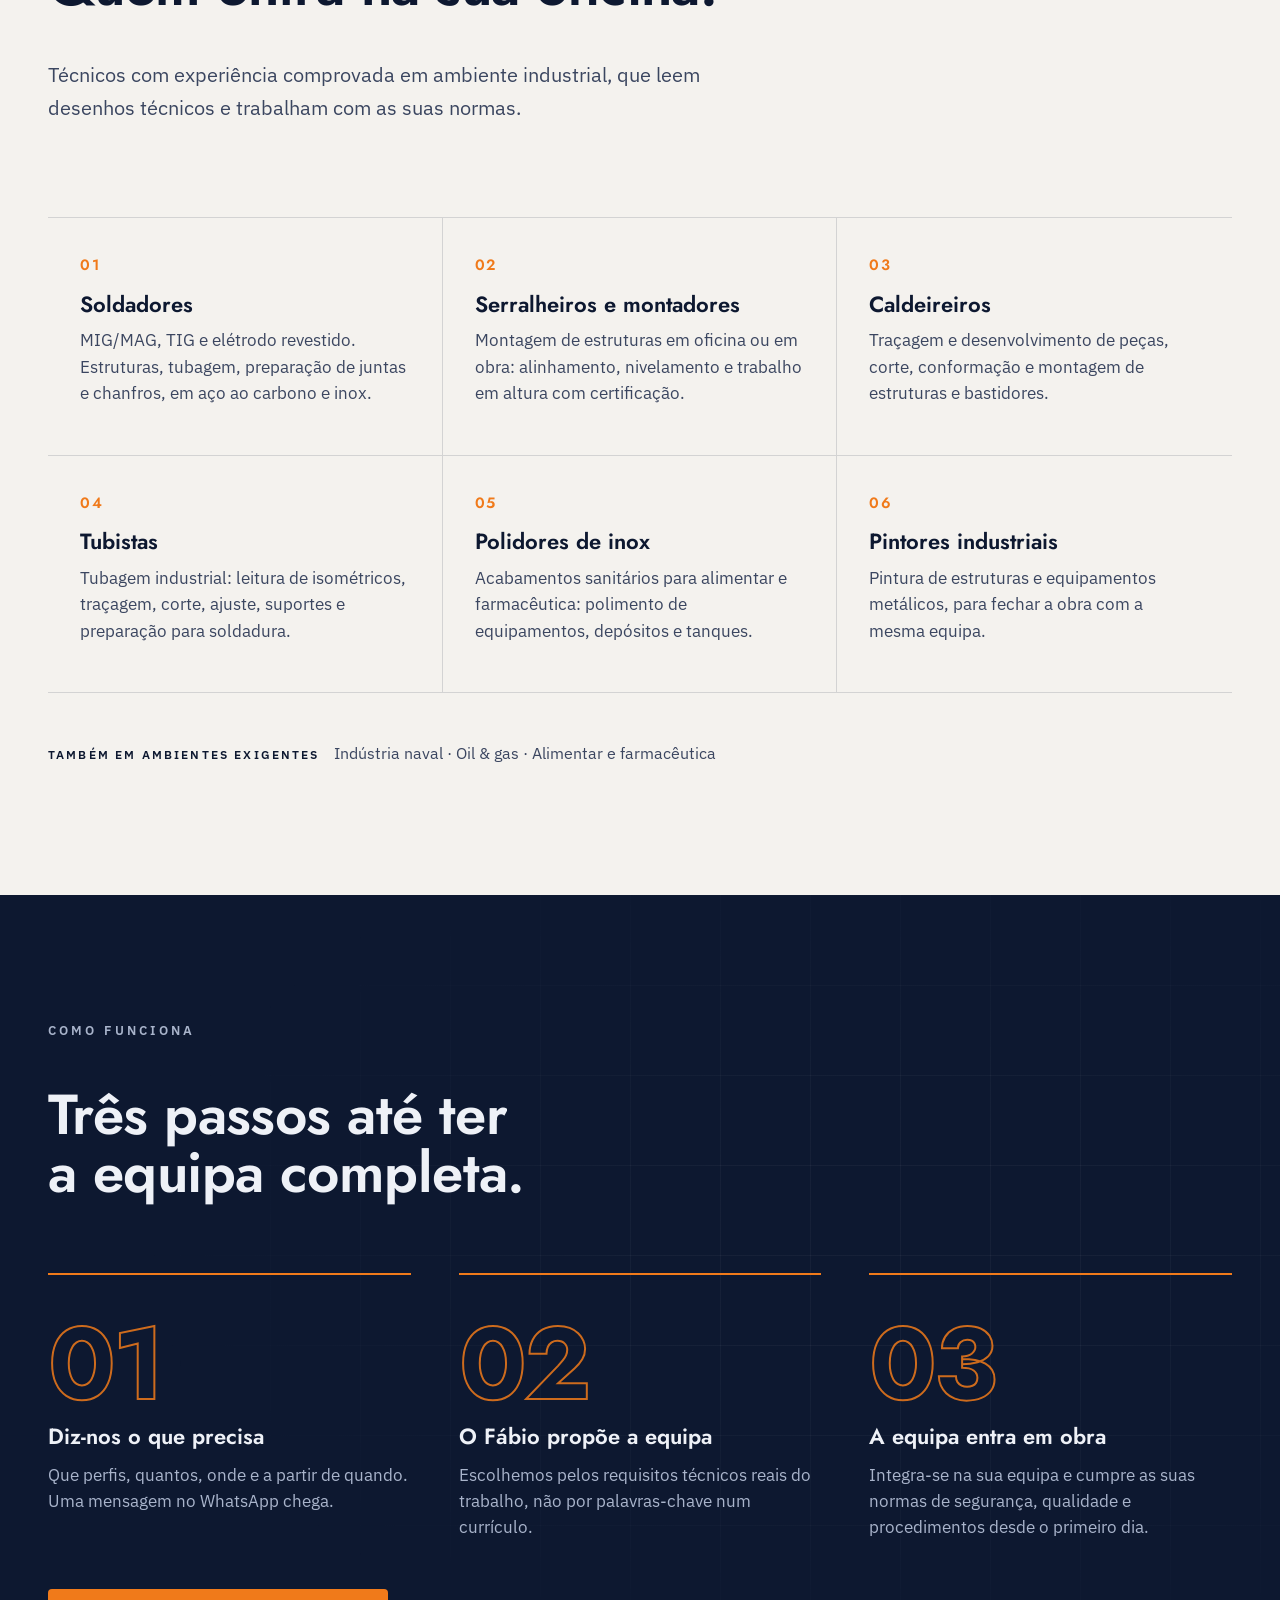
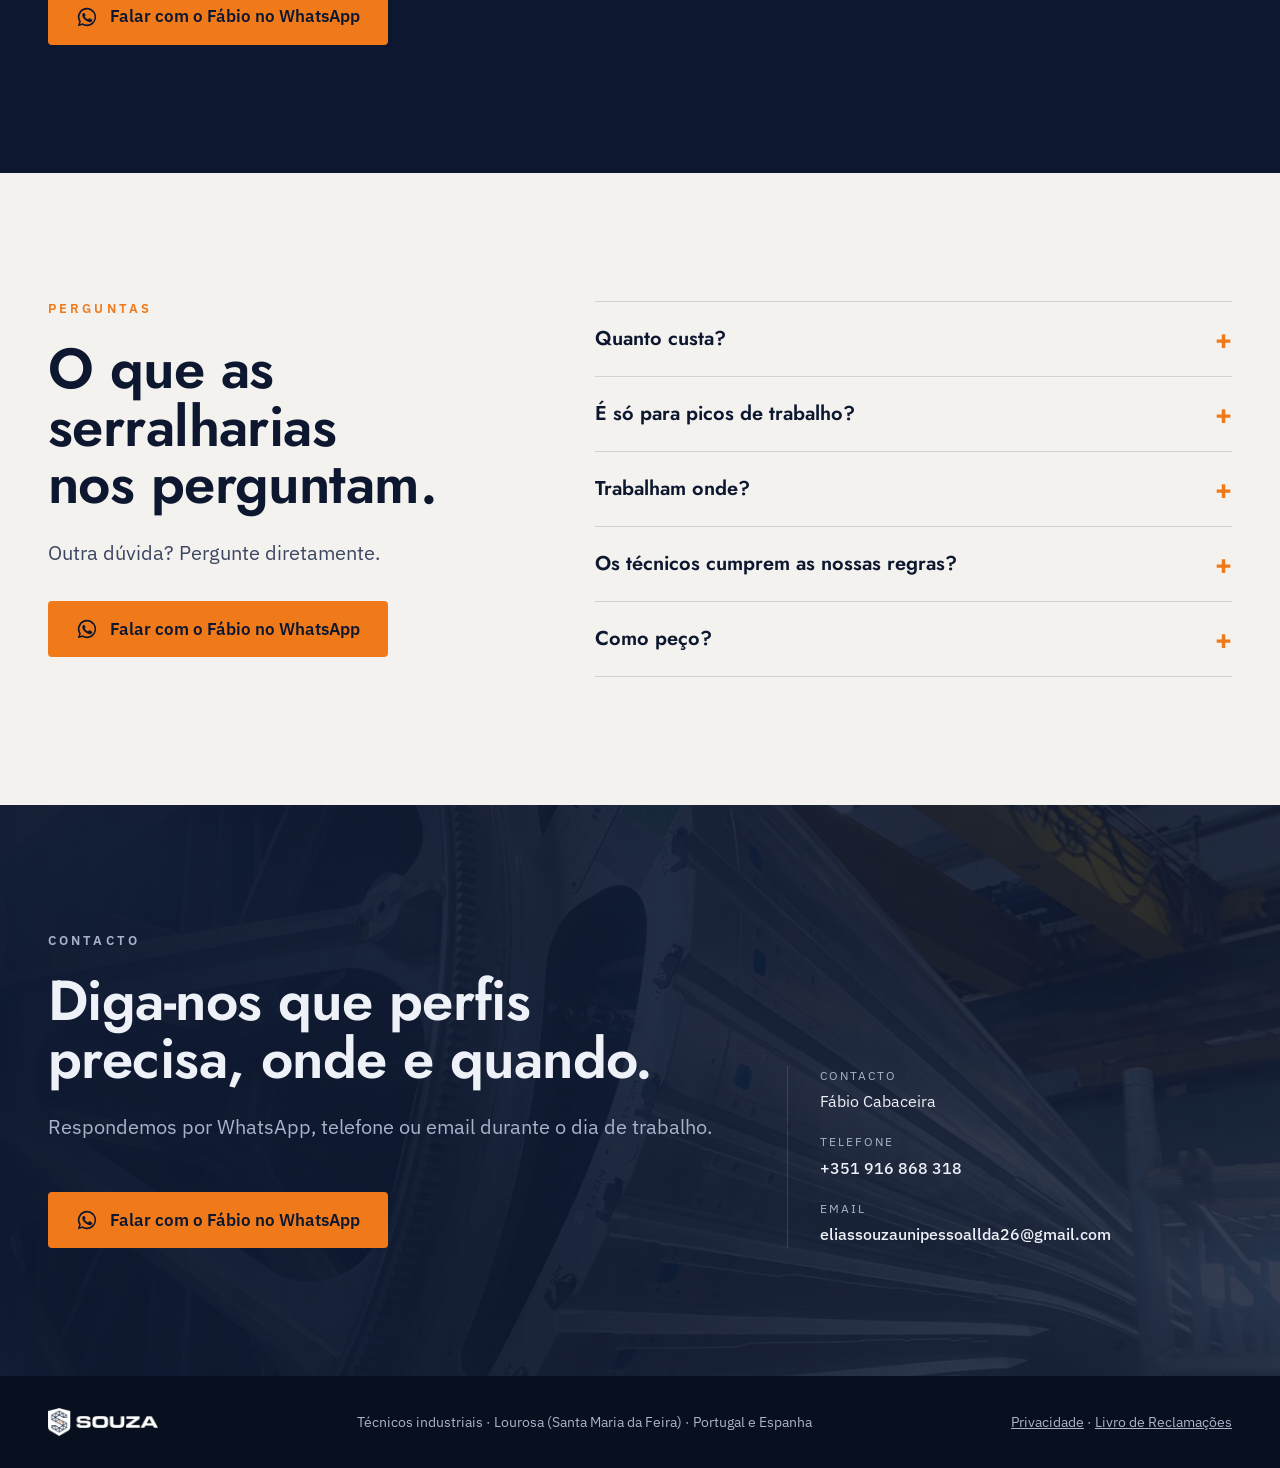
<file: c/index.html>
<!doctype html><html lang="pt-PT" data-variante="C"><head><meta name="robots" content="noindex,nofollow"><meta charset="utf-8">
<meta name="viewport" content="width=device-width,initial-scale=1,viewport-fit=cover">
<title>Soldadura que se vê no cordão | SOUZA</title><meta name="description" content="Técnicos com historial em inox TIG, tubagem e caldeiraria para reforçar a sua serralharia. Veja o trabalho ao pormenor.">
<meta name="robots" content="noindex"><meta name="theme-color" content="#0d1830">
<meta property="og:title" content="Soldadura que se vê no cordão | SOUZA"><meta property="og:description" content="Técnicos com historial em inox TIG, tubagem e caldeiraria para reforçar a sua serralharia. Veja o trabalho ao pormenor."><meta property="og:type" content="website"><meta property="og:locale" content="pt_PT">
<link rel="icon" href="../assets/img/mark.webp"><link rel="preload" href="../assets/fonts/jost.woff2" as="font" type="font/woff2" crossorigin>
<link rel="stylesheet" href="../assets/souza.css?v=20261111m"></head><body>
<main><header class="top"><div class="wrap"><img src="../assets/img/logo-h-branco.webp" width="480" height="124" alt="SOUZA"><nav class="top-r" aria-label="Contacto"><a class="tel" href="tel:+351916868318">+351 916 868 318</a><a class="top-cta" data-wa href="https://wa.me/351916868318"><svg viewBox="0 0 24 24" aria-hidden="true"><path fill="currentColor" d="M12 2a10 10 0 0 0-8.6 15.1L2 22l5-1.3A10 10 0 1 0 12 2Zm0 18.2a8.2 8.2 0 0 1-4.2-1.2l-.3-.2-3 .8.8-2.9-.2-.3A8.2 8.2 0 1 1 12 20.2Zm4.5-6.1c-.2-.1-1.5-.7-1.7-.8s-.4-.1-.6.1-.7.8-.8 1-.3.2-.5.1a6.7 6.7 0 0 1-3.3-2.9c-.2-.4.2-.4.7-1.3.1-.2 0-.3 0-.4l-.8-1.8c-.2-.5-.4-.4-.6-.4h-.5a1 1 0 0 0-.7.3 3 3 0 0 0-.9 2.2 5.2 5.2 0 0 0 1.1 2.8 11.9 11.9 0 0 0 4.6 4c1.7.7 2.4.8 3.2.7a2.8 2.8 0 0 0 1.8-1.3 2.3 2.3 0 0 0 .2-1.3c-.1-.1-.3-.2-.5-.3Z"/></svg><span>WhatsApp</span></a></nav></div></header><section class="hero navy" aria-labelledby="h1"><div class="hero-grid">
<div class="hero-copy"><p class="eyebrow">Qualidade que se vê</p><h1 id="h1">Soldadura que se vê no cordão.</h1><svg class="bead" viewBox="0 0 340 14" aria-hidden="true"><path d="M2 7c10-6 18 6 28 0s18 6 28 0 18 6 28 0 18 6 28 0 18 6 28 0 18 6 28 0 18 6 28 0 18 6 28 0 18 6 28 0 18 6 28 0 18 6 28 0 18 6 26 0"/></svg><p class="lead">Técnicos com historial em inox TIG, tubagem e caldeiraria para reforçar a sua serralharia quando a equipa não chega.</p>
<div class="ctas"><a class="btn btn-wa" data-wa href="https://wa.me/351916868318"><svg viewBox="0 0 24 24" aria-hidden="true"><path fill="currentColor" d="M12 2a10 10 0 0 0-8.6 15.1L2 22l5-1.3A10 10 0 1 0 12 2Zm0 18.2a8.2 8.2 0 0 1-4.2-1.2l-.3-.2-3 .8.8-2.9-.2-.3A8.2 8.2 0 1 1 12 20.2Zm4.5-6.1c-.2-.1-1.5-.7-1.7-.8s-.4-.1-.6.1-.7.8-.8 1-.3.2-.5.1a6.7 6.7 0 0 1-3.3-2.9c-.2-.4.2-.4.7-1.3.1-.2 0-.3 0-.4l-.8-1.8c-.2-.5-.4-.4-.6-.4h-.5a1 1 0 0 0-.7.3 3 3 0 0 0-.9 2.2 5.2 5.2 0 0 0 1.1 2.8 11.9 11.9 0 0 0 4.6 4c1.7.7 2.4.8 3.2.7a2.8 2.8 0 0 0 1.8-1.3 2.3 2.3 0 0 0 .2-1.3c-.1-.1-.3-.2-.5-.3Z"/></svg>Falar com o Fábio no WhatsApp</a><a class="btn btn-ghost" href="#cordao">Ver de perto</a></div><p class="note">O Fábio responde durante o dia de trabalho.</p><ul class="facts"><li>TIG, MIG/MAG e elétrodo</li><li>Aço ao carbono e inox</li><li>Portugal e Espanha</li></ul></div>
<figure class="hero-media" style="margin:0"><img fetchpriority="high" src="../assets/img/f04-800.webp" srcset="../assets/img/f04-800.webp 800w, ../assets/img/f04-1400.webp 1400w" sizes="(max-width:900px) 100vw, 48vw" width="800" height="1422" alt="Soldador SOUZA a trabalhar, com máscara e proteção"><figcaption>Equipa SOUZA em obra</figcaption></figure>
</div></section><section class="paper" id="cordao"><div class="wrap loupe-wrap"><div class="loupe rv" data-big="../assets/img/f18-1400.webp">
<img src="../assets/img/f18-800.webp" width="800" height="1066" alt="Cordão contínuo sobre superfície fresada em alumínio" loading="lazy"><div class="lens" aria-hidden="true"></div><span class="hint">Passe o dedo pela soldadura</span></div>
<div class="rv" data-d="120"><p class="eyebrow">Ao pormenor</p><h2>Aproxime-se. É assim que se reconhece um soldador.</h2>
<p class="lead" style="margin-top:var(--s3)">Um cordão regular, sem poros nem salpicos, diz mais do que qualquer currículo. É este o nível que levamos para a sua oficina.</p>
<ul class="ticks"><li>Inox TIG com coloração controlada</li><li>Aço ao carbono e inox</li><li>Peças pequenas e de grande dimensão</li></ul>
<div class="ctas"><a class="btn btn-wa" data-wa href="https://wa.me/351916868318"><svg viewBox="0 0 24 24" aria-hidden="true"><path fill="currentColor" d="M12 2a10 10 0 0 0-8.6 15.1L2 22l5-1.3A10 10 0 1 0 12 2Zm0 18.2a8.2 8.2 0 0 1-4.2-1.2l-.3-.2-3 .8.8-2.9-.2-.3A8.2 8.2 0 1 1 12 20.2Zm4.5-6.1c-.2-.1-1.5-.7-1.7-.8s-.4-.1-.6.1-.7.8-.8 1-.3.2-.5.1a6.7 6.7 0 0 1-3.3-2.9c-.2-.4.2-.4.7-1.3.1-.2 0-.3 0-.4l-.8-1.8c-.2-.5-.4-.4-.6-.4h-.5a1 1 0 0 0-.7.3 3 3 0 0 0-.9 2.2 5.2 5.2 0 0 0 1.1 2.8 11.9 11.9 0 0 0 4.6 4c1.7.7 2.4.8 3.2.7a2.8 2.8 0 0 0 1.8-1.3 2.3 2.3 0 0 0 .2-1.3c-.1-.1-.3-.2-.5-.3Z"/></svg>Falar com o Fábio no WhatsApp</a></div></div></div></section><section class="navy cine" id="video"><div class="wrap vid">
<div class="vid-copy rv"><p class="eyebrow">Três vídeos · 40 segundos</p>
<h2>Veja como a SOUZA entra na sua oficina.</h2><p class="lead" style="margin-top:var(--s3)">Do pedido de orçamento que não consegue aceitar ao técnico a soldar na sua obra. Ligue o som.</p>
<div class="ctas"><a class="btn btn-wa" data-wa href="https://wa.me/351916868318"><svg viewBox="0 0 24 24" aria-hidden="true"><path fill="currentColor" d="M12 2a10 10 0 0 0-8.6 15.1L2 22l5-1.3A10 10 0 1 0 12 2Zm0 18.2a8.2 8.2 0 0 1-4.2-1.2l-.3-.2-3 .8.8-2.9-.2-.3A8.2 8.2 0 1 1 12 20.2Zm4.5-6.1c-.2-.1-1.5-.7-1.7-.8s-.4-.1-.6.1-.7.8-.8 1-.3.2-.5.1a6.7 6.7 0 0 1-3.3-2.9c-.2-.4.2-.4.7-1.3.1-.2 0-.3 0-.4l-.8-1.8c-.2-.5-.4-.4-.6-.4h-.5a1 1 0 0 0-.7.3 3 3 0 0 0-.9 2.2 5.2 5.2 0 0 0 1.1 2.8 11.9 11.9 0 0 0 4.6 4c1.7.7 2.4.8 3.2.7a2.8 2.8 0 0 0 1.8-1.3 2.3 2.3 0 0 0 .2-1.3c-.1-.1-.3-.2-.5-.3Z"/></svg>Falar com o Fábio no WhatsApp</a></div></div>
<div class="reels rv" data-d="90" aria-roledescription="carrossel" aria-label="Vídeos da SOUZA"><div class="led" aria-hidden="true"></div>
<div class="reel-stage"><figure class="vid-frame reel" data-i="0" aria-roledescription="slide" aria-label="1 de 3: Sem mão de obra">
<video playsinline preload="none" width="720" height="1280" poster="../assets/video/souza-reel-poster.webp" aria-label="Vídeo SOUZA: Sem mão de obra"><source src="../assets/video/souza-reel.mp4" type="video/mp4"></video>
<button class="vid-play" type="button" aria-label="Ver o vídeo «Sem mão de obra» com som"><svg viewBox="0 0 24 24" aria-hidden="true"><path fill="currentColor" d="M8 5v14l11-7z"/></svg><span>Ver o vídeo</span></button></figure><figure class="vid-frame reel" data-i="1" aria-roledescription="slide" aria-label="2 de 3: Obra com prazo">
<video playsinline preload="none" width="720" height="1280" poster="../assets/video/souza-reel-v2-obra-com-prazo-poster.webp" aria-label="Vídeo SOUZA: Obra com prazo"><source src="../assets/video/souza-reel-v2-obra-com-prazo.mp4" type="video/mp4"></video>
<button class="vid-play" type="button" aria-label="Ver o vídeo «Obra com prazo» com som"><svg viewBox="0 0 24 24" aria-hidden="true"><path fill="currentColor" d="M8 5v14l11-7z"/></svg><span>Ver o vídeo</span></button></figure><figure class="vid-frame reel" data-i="2" aria-roledescription="slide" aria-label="3 de 3: Anúncio sem resposta">
<video playsinline preload="none" width="720" height="1280" poster="../assets/video/souza-reel-v3-anuncio-sem-resposta-poster.webp" aria-label="Vídeo SOUZA: Anúncio sem resposta"><source src="../assets/video/souza-reel-v3-anuncio-sem-resposta.mp4" type="video/mp4"></video>
<button class="vid-play" type="button" aria-label="Ver o vídeo «Anúncio sem resposta» com som"><svg viewBox="0 0 24 24" aria-hidden="true"><path fill="currentColor" d="M8 5v14l11-7z"/></svg><span>Ver o vídeo</span></button></figure></div>
<button type="button" class="reel-nav prev" aria-label="Vídeo anterior"><svg viewBox="0 0 24 24" aria-hidden="true"><path d="M15 5l-7 7 7 7"/></svg></button>
<button type="button" class="reel-nav next" aria-label="Vídeo seguinte"><svg viewBox="0 0 24 24" aria-hidden="true"><path d="M9 5l7 7-7 7"/></svg></button>
<div class="reel-info" aria-live="polite"><b></b><span></span></div><div class="reel-dots"><button type="button" class="dot" aria-label="Vídeo 1: Sem mão de obra"></button><button type="button" class="dot" aria-label="Vídeo 2: Obra com prazo"></button><button type="button" class="dot" aria-label="Vídeo 3: Anúncio sem resposta"></button></div>
<script type="application/json" class="reel-data">[["Sem mão de obra", "Pedidos de orçamento que não consegue aceitar"], ["Obra com prazo", "Reforço só para esta obra"], ["Anúncio sem resposta", "Técnicos já testados em obra"]]</script></div>
</div></section><section class="paper" id="perfis"><div class="wrap"><div class="sec-head rv"><p class="eyebrow">Perfis técnicos</p>
<h2>Quem entra na sua oficina.</h2><p class="lead">Técnicos com experiência comprovada em ambiente industrial, que leem desenhos técnicos e trabalham com as suas normas.</p></div>
<div class="profiles"><div class="profile rv" data-d="0"><img class="pf" src="../assets/img/f11-800.webp" width="800" height="1066" alt="" aria-hidden="true" loading="lazy" decoding="async"><span class="n">01</span><h3>Soldadores</h3><p>MIG/MAG, TIG e elétrodo revestido. Estruturas, tubagem, preparação de juntas e chanfros, em aço ao carbono e inox.</p></div><div class="profile rv" data-d="70"><img class="pf" src="../assets/img/f26-800.webp" width="800" height="1066" alt="" aria-hidden="true" loading="lazy" decoding="async"><span class="n">02</span><h3>Serralheiros e montadores</h3><p>Montagem de estruturas em oficina ou em obra: alinhamento, nivelamento e trabalho em altura com certificação.</p></div><div class="profile rv" data-d="140"><img class="pf" src="../assets/img/f07-800.webp" width="800" height="1066" alt="" aria-hidden="true" loading="lazy" decoding="async"><span class="n">03</span><h3>Caldeireiros</h3><p>Traçagem e desenvolvimento de peças, corte, conformação e montagem de estruturas e bastidores.</p></div><div class="profile rv" data-d="0"><img class="pf" src="../assets/img/f01-800.webp" width="800" height="1066" alt="" aria-hidden="true" loading="lazy" decoding="async"><span class="n">04</span><h3>Tubistas</h3><p>Tubagem industrial: leitura de isométricos, traçagem, corte, ajuste, suportes e preparação para soldadura.</p></div><div class="profile rv" data-d="70"><img class="pf" src="../assets/img/f08-800.webp" width="800" height="1066" alt="" aria-hidden="true" loading="lazy" decoding="async"><span class="n">05</span><h3>Polidores de inox</h3><p>Acabamentos sanitários para alimentar e farmacêutica: polimento de equipamentos, depósitos e tanques.</p></div><div class="profile rv" data-d="140"><img class="pf" src="../assets/img/f27-800.webp" width="800" height="1066" alt="" aria-hidden="true" loading="lazy" decoding="async"><span class="n">06</span><h3>Pintores industriais</h3><p>Pintura de estruturas e equipamentos metálicos, para fechar a obra com a mesma equipa.</p></div></div><p class="also rv"><span>Também em ambientes exigentes</span> Indústria naval · Oil &amp; gas · Alimentar e farmacêutica</p></div></section><section class="navy" id="como"><div class="wrap"><div class="sec-head rv"><p class="eyebrow">Como funciona</p>
<h2>Três passos até ter a equipa completa.</h2></div>
<ol class="steps impact"><li><span class="big" aria-hidden="true">01</span><h3>Diz-nos o que precisa</h3><p>Que perfis, quantos, onde e a partir de quando. Uma mensagem no WhatsApp chega.</p></li>
<li><span class="big" aria-hidden="true">02</span><h3>O Fábio propõe a equipa</h3><p>Escolhemos pelos requisitos técnicos reais do trabalho, não por palavras-chave num currículo.</p></li>
<li><span class="big" aria-hidden="true">03</span><h3>A equipa entra em obra</h3><p>Integra-se na sua equipa e cumpre as suas normas de segurança, qualidade e procedimentos desde o primeiro dia.</p></li></ol>
<div class="ctas rv"><a class="btn btn-wa" data-wa href="https://wa.me/351916868318"><svg viewBox="0 0 24 24" aria-hidden="true"><path fill="currentColor" d="M12 2a10 10 0 0 0-8.6 15.1L2 22l5-1.3A10 10 0 1 0 12 2Zm0 18.2a8.2 8.2 0 0 1-4.2-1.2l-.3-.2-3 .8.8-2.9-.2-.3A8.2 8.2 0 1 1 12 20.2Zm4.5-6.1c-.2-.1-1.5-.7-1.7-.8s-.4-.1-.6.1-.7.8-.8 1-.3.2-.5.1a6.7 6.7 0 0 1-3.3-2.9c-.2-.4.2-.4.7-1.3.1-.2 0-.3 0-.4l-.8-1.8c-.2-.5-.4-.4-.6-.4h-.5a1 1 0 0 0-.7.3 3 3 0 0 0-.9 2.2 5.2 5.2 0 0 0 1.1 2.8 11.9 11.9 0 0 0 4.6 4c1.7.7 2.4.8 3.2.7a2.8 2.8 0 0 0 1.8-1.3 2.3 2.3 0 0 0 .2-1.3c-.1-.1-.3-.2-.5-.3Z"/></svg>Falar com o Fábio no WhatsApp</a></div></div></section><section class="paper" id="faq"><div class="wrap faq-grid"><div class="faq-head rv"><p class="eyebrow">Perguntas</p>
<h2>O que as serralharias nos perguntam.</h2><p class="lead" style="margin-top:var(--s3)">Outra dúvida? Pergunte diretamente.</p><div class="ctas"><a class="btn btn-wa" data-wa href="https://wa.me/351916868318"><svg viewBox="0 0 24 24" aria-hidden="true"><path fill="currentColor" d="M12 2a10 10 0 0 0-8.6 15.1L2 22l5-1.3A10 10 0 1 0 12 2Zm0 18.2a8.2 8.2 0 0 1-4.2-1.2l-.3-.2-3 .8.8-2.9-.2-.3A8.2 8.2 0 1 1 12 20.2Zm4.5-6.1c-.2-.1-1.5-.7-1.7-.8s-.4-.1-.6.1-.7.8-.8 1-.3.2-.5.1a6.7 6.7 0 0 1-3.3-2.9c-.2-.4.2-.4.7-1.3.1-.2 0-.3 0-.4l-.8-1.8c-.2-.5-.4-.4-.6-.4h-.5a1 1 0 0 0-.7.3 3 3 0 0 0-.9 2.2 5.2 5.2 0 0 0 1.1 2.8 11.9 11.9 0 0 0 4.6 4c1.7.7 2.4.8 3.2.7a2.8 2.8 0 0 0 1.8-1.3 2.3 2.3 0 0 0 .2-1.3c-.1-.1-.3-.2-.5-.3Z"/></svg>Falar com o Fábio no WhatsApp</a></div></div><div class="faq rv"><details><summary>Quanto custa?</summary><p>Depende dos perfis, do número de técnicos, do local e da duração. O Fábio faz-lhe uma proposta pelo WhatsApp depois de perceber o trabalho.</p></details><details><summary>É só para picos de trabalho?</summary><p>É para quando a sua equipa não chega: um pico de encomendas, uma obra com prazo apertado ou um trabalho fora da oficina.</p></details><details><summary>Trabalham onde?</summary><p>Em Portugal e em Espanha. A sede é em Lourosa, Santa Maria da Feira.</p></details><details><summary>Os técnicos cumprem as nossas regras?</summary><p>Sim. Adaptam-se às normas de segurança, qualidade e procedimentos internos do cliente desde o primeiro dia.</p></details><details><summary>Como peço?</summary><p>Carregue no botão do WhatsApp e diga que perfis precisa, onde e quando. Também pode ligar para +351 916 868 318.</p></details></div></div></section><section class="navy final" id="contacto"><div class="wrap"><div class="rv"><p class="eyebrow">Contacto</p>
<h2>Diga-nos que perfis precisa, onde e quando.</h2><p class="lead" style="margin-top:var(--s3)">Respondemos por WhatsApp, telefone ou email durante o dia de trabalho.</p>
<div class="ctas"><a class="btn btn-wa" data-wa href="https://wa.me/351916868318"><svg viewBox="0 0 24 24" aria-hidden="true"><path fill="currentColor" d="M12 2a10 10 0 0 0-8.6 15.1L2 22l5-1.3A10 10 0 1 0 12 2Zm0 18.2a8.2 8.2 0 0 1-4.2-1.2l-.3-.2-3 .8.8-2.9-.2-.3A8.2 8.2 0 1 1 12 20.2Zm4.5-6.1c-.2-.1-1.5-.7-1.7-.8s-.4-.1-.6.1-.7.8-.8 1-.3.2-.5.1a6.7 6.7 0 0 1-3.3-2.9c-.2-.4.2-.4.7-1.3.1-.2 0-.3 0-.4l-.8-1.8c-.2-.5-.4-.4-.6-.4h-.5a1 1 0 0 0-.7.3 3 3 0 0 0-.9 2.2 5.2 5.2 0 0 0 1.1 2.8 11.9 11.9 0 0 0 4.6 4c1.7.7 2.4.8 3.2.7a2.8 2.8 0 0 0 1.8-1.3 2.3 2.3 0 0 0 .2-1.3c-.1-.1-.3-.2-.5-.3Z"/></svg>Falar com o Fábio no WhatsApp</a></div></div>
<div class="contact rv" data-d="120"><div><small>Contacto</small>Fábio Cabaceira</div>
<div><small>Telefone</small><a href="tel:+351916868318">+351 916 868 318</a></div>
<div><small>Email</small><a href="mailto:eliassouzaunipessoallda26@gmail.com">eliassouzaunipessoallda26@gmail.com</a></div></div></div></section></main><footer><div class="wrap"><img src="../assets/img/logo-h-branco.webp" width="480" height="124" alt="SOUZA" loading="lazy">
<span>Técnicos industriais · Lourosa (Santa Maria da Feira) · Portugal e Espanha</span>
<span><a href="https://eliassouza.com/pt/privacidade">Privacidade</a> · <a href="https://www.livroreclamacoes.pt/">Livro de Reclamações</a></span></div></footer><div class="sticky"><a class="btn btn-wa" data-wa href="https://wa.me/351916868318"><svg viewBox="0 0 24 24" aria-hidden="true"><path fill="currentColor" d="M12 2a10 10 0 0 0-8.6 15.1L2 22l5-1.3A10 10 0 1 0 12 2Zm0 18.2a8.2 8.2 0 0 1-4.2-1.2l-.3-.2-3 .8.8-2.9-.2-.3A8.2 8.2 0 1 1 12 20.2Zm4.5-6.1c-.2-.1-1.5-.7-1.7-.8s-.4-.1-.6.1-.7.8-.8 1-.3.2-.5.1a6.7 6.7 0 0 1-3.3-2.9c-.2-.4.2-.4.7-1.3.1-.2 0-.3 0-.4l-.8-1.8c-.2-.5-.4-.4-.6-.4h-.5a1 1 0 0 0-.7.3 3 3 0 0 0-.9 2.2 5.2 5.2 0 0 0 1.1 2.8 11.9 11.9 0 0 0 4.6 4c1.7.7 2.4.8 3.2.7a2.8 2.8 0 0 0 1.8-1.3 2.3 2.3 0 0 0 .2-1.3c-.1-.1-.3-.2-.5-.3Z"/></svg>Falar com o Fábio no WhatsApp</a></div><script src="../assets/souza.js?v=20261111m" defer></script></body></html>
</file>
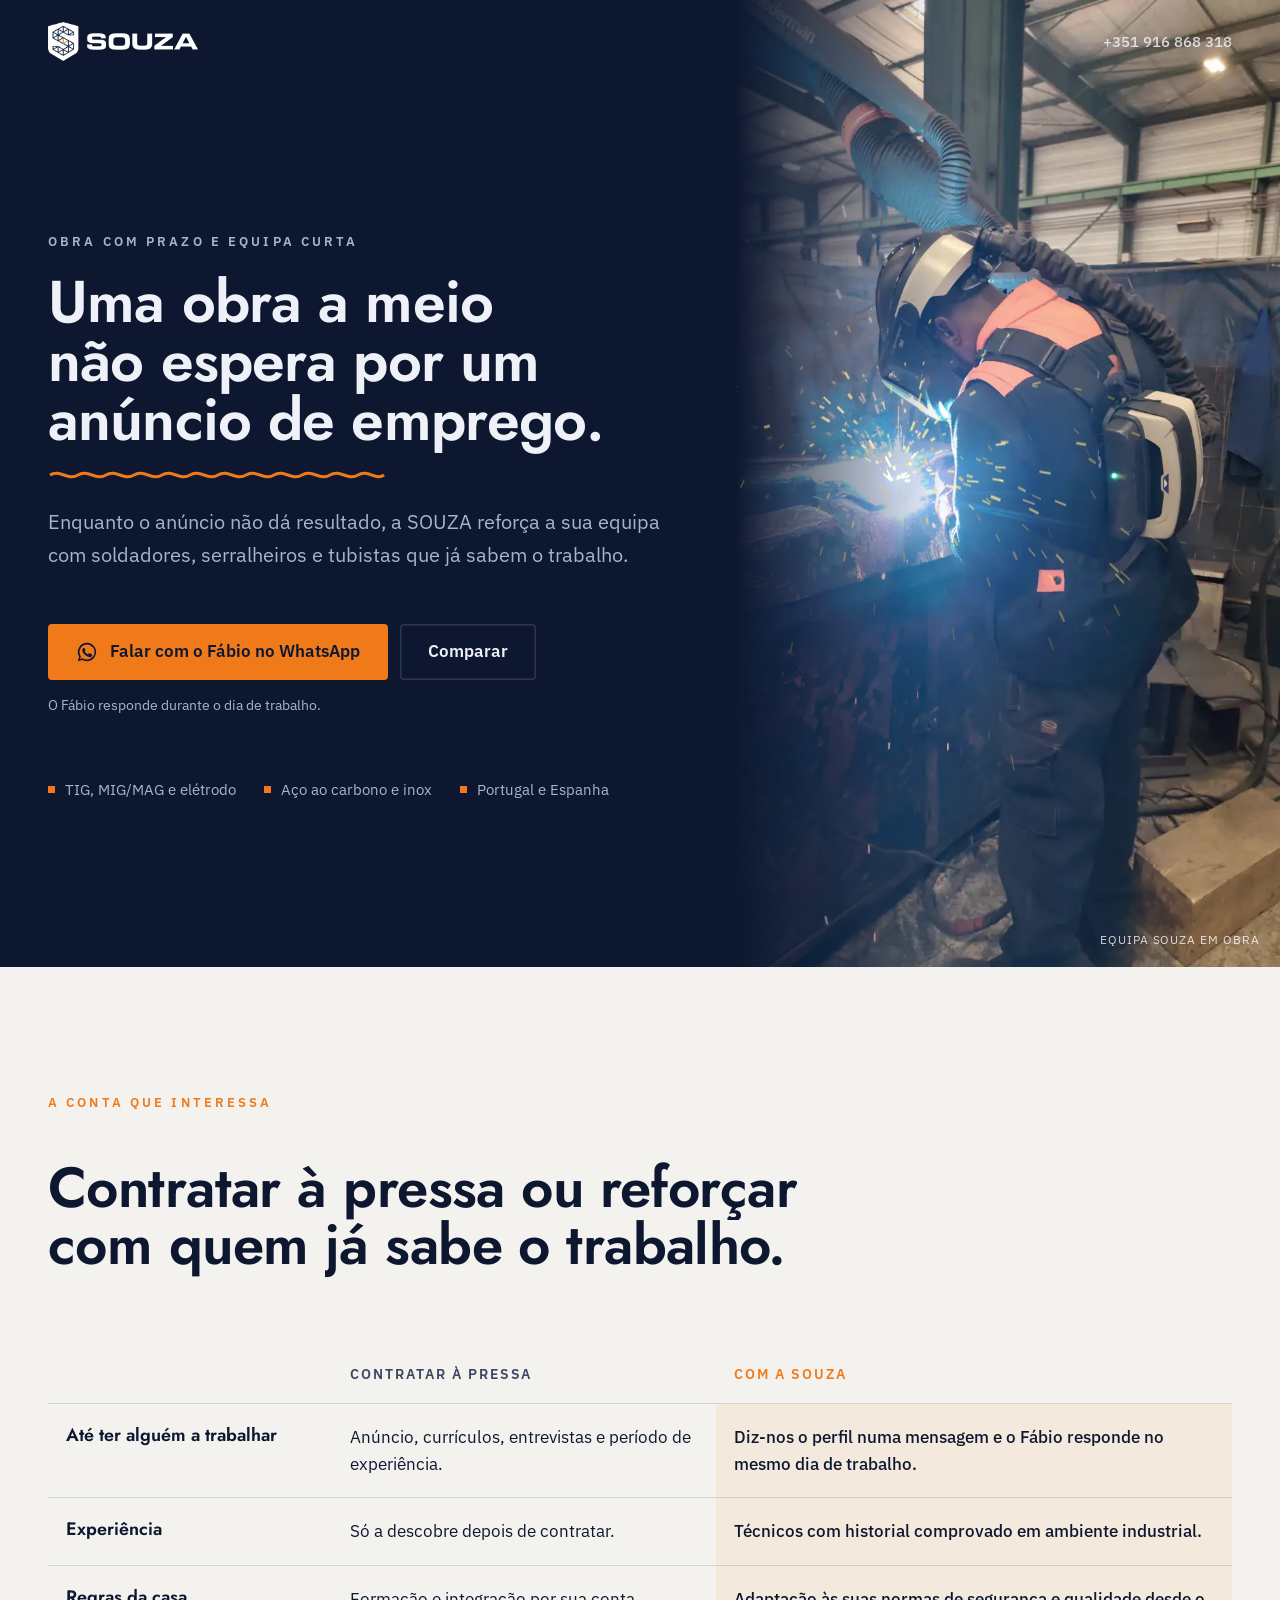
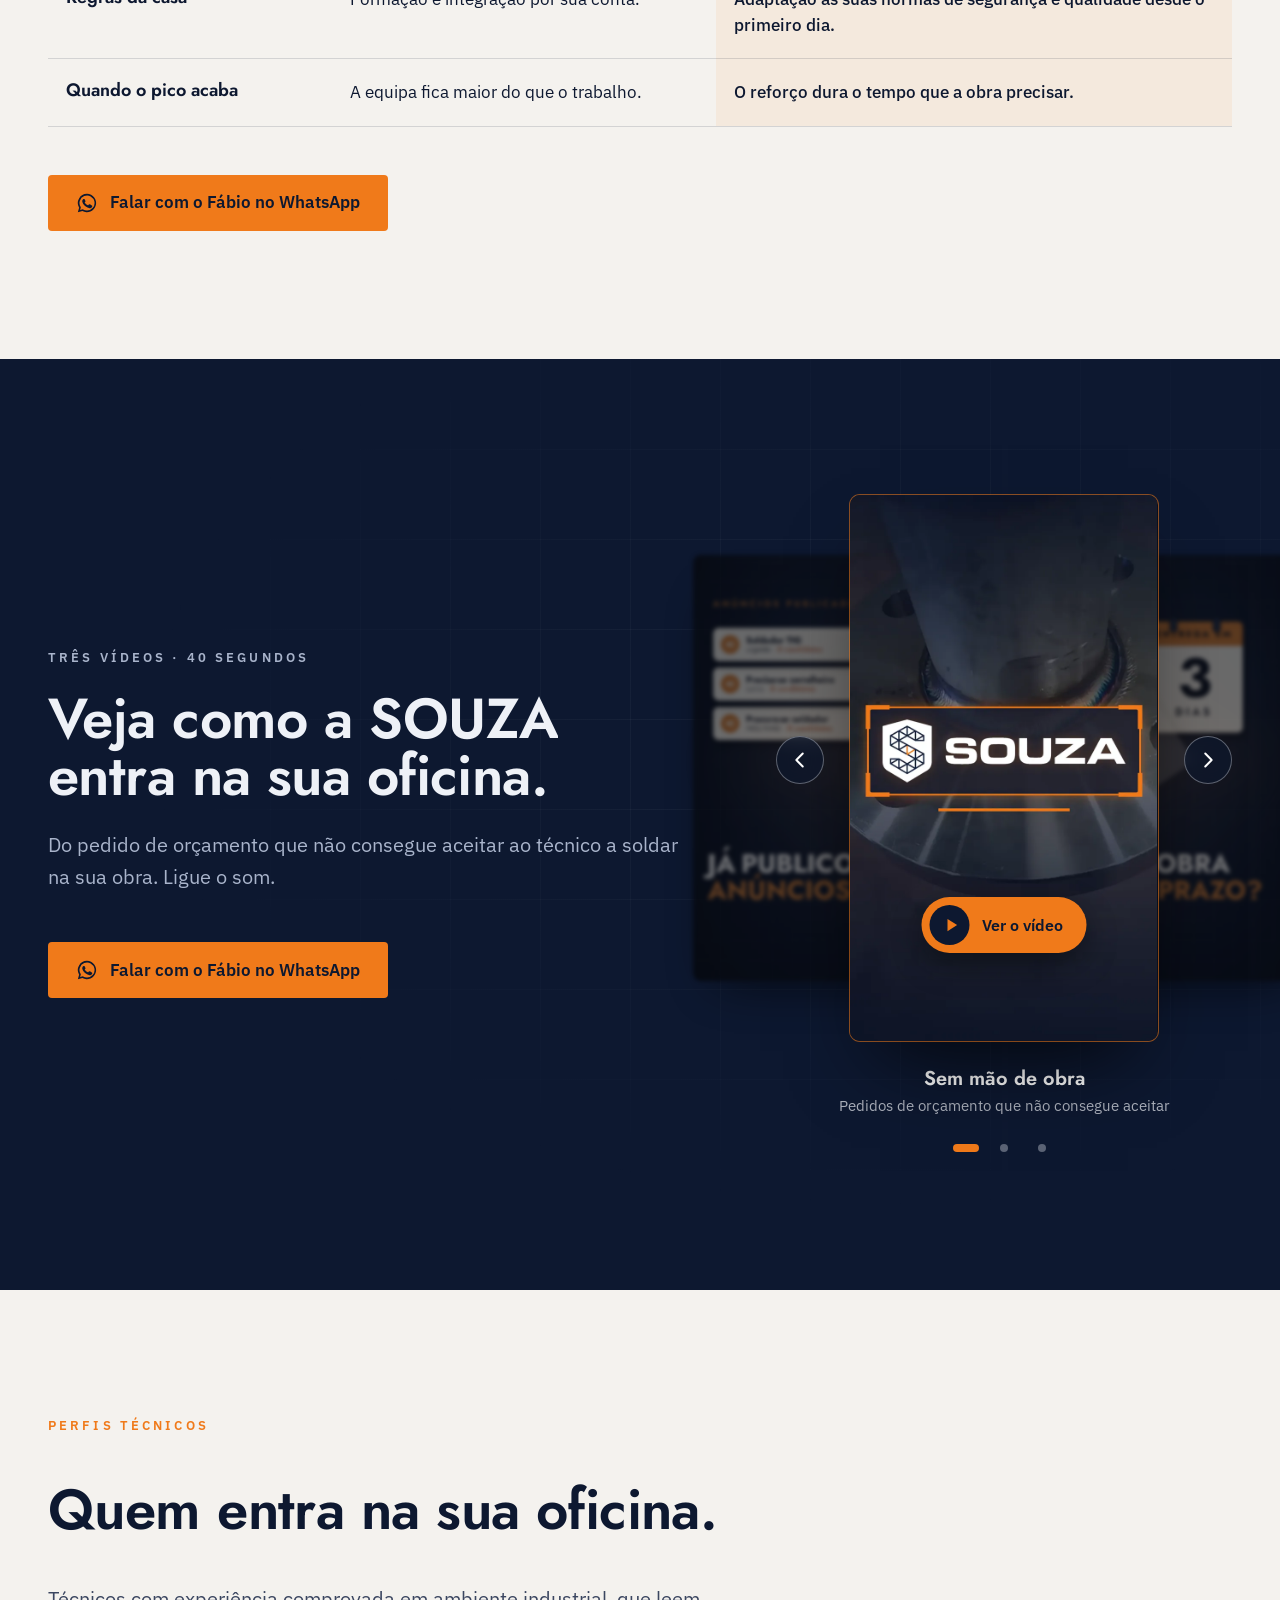
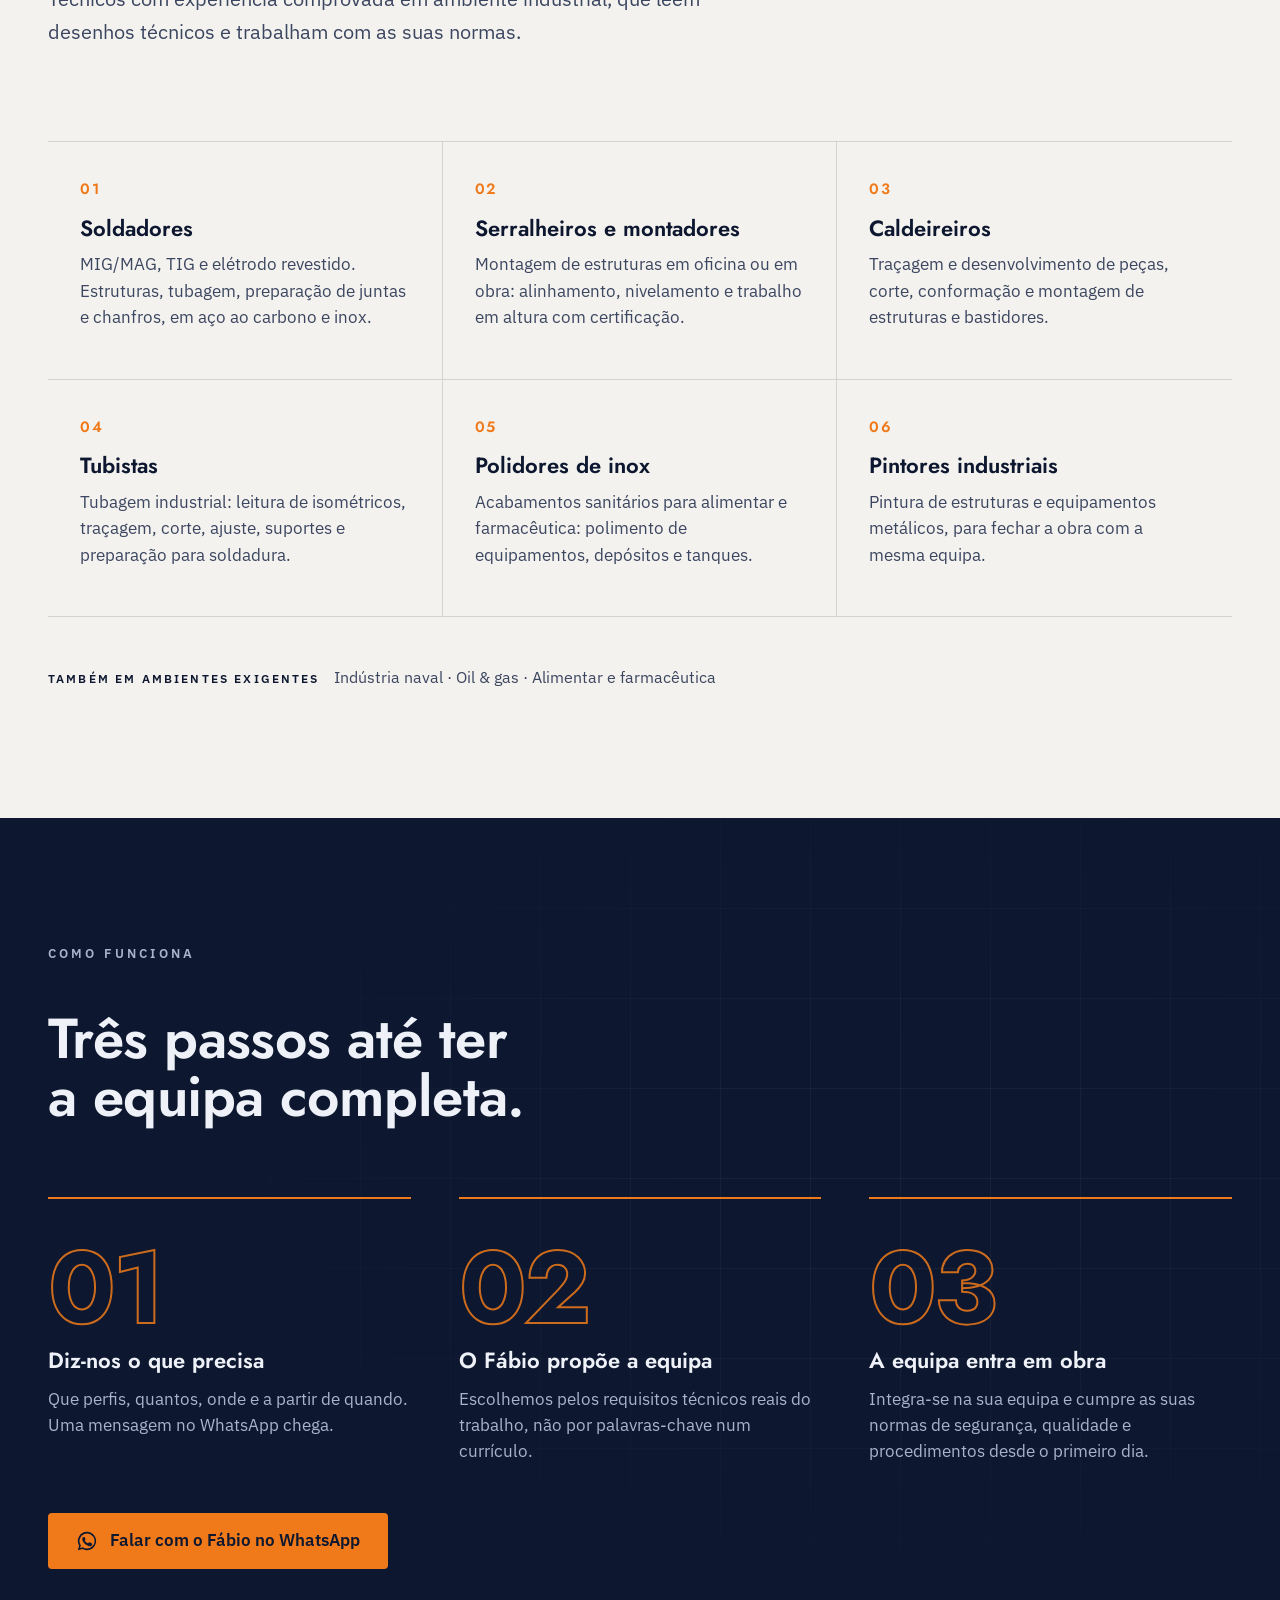
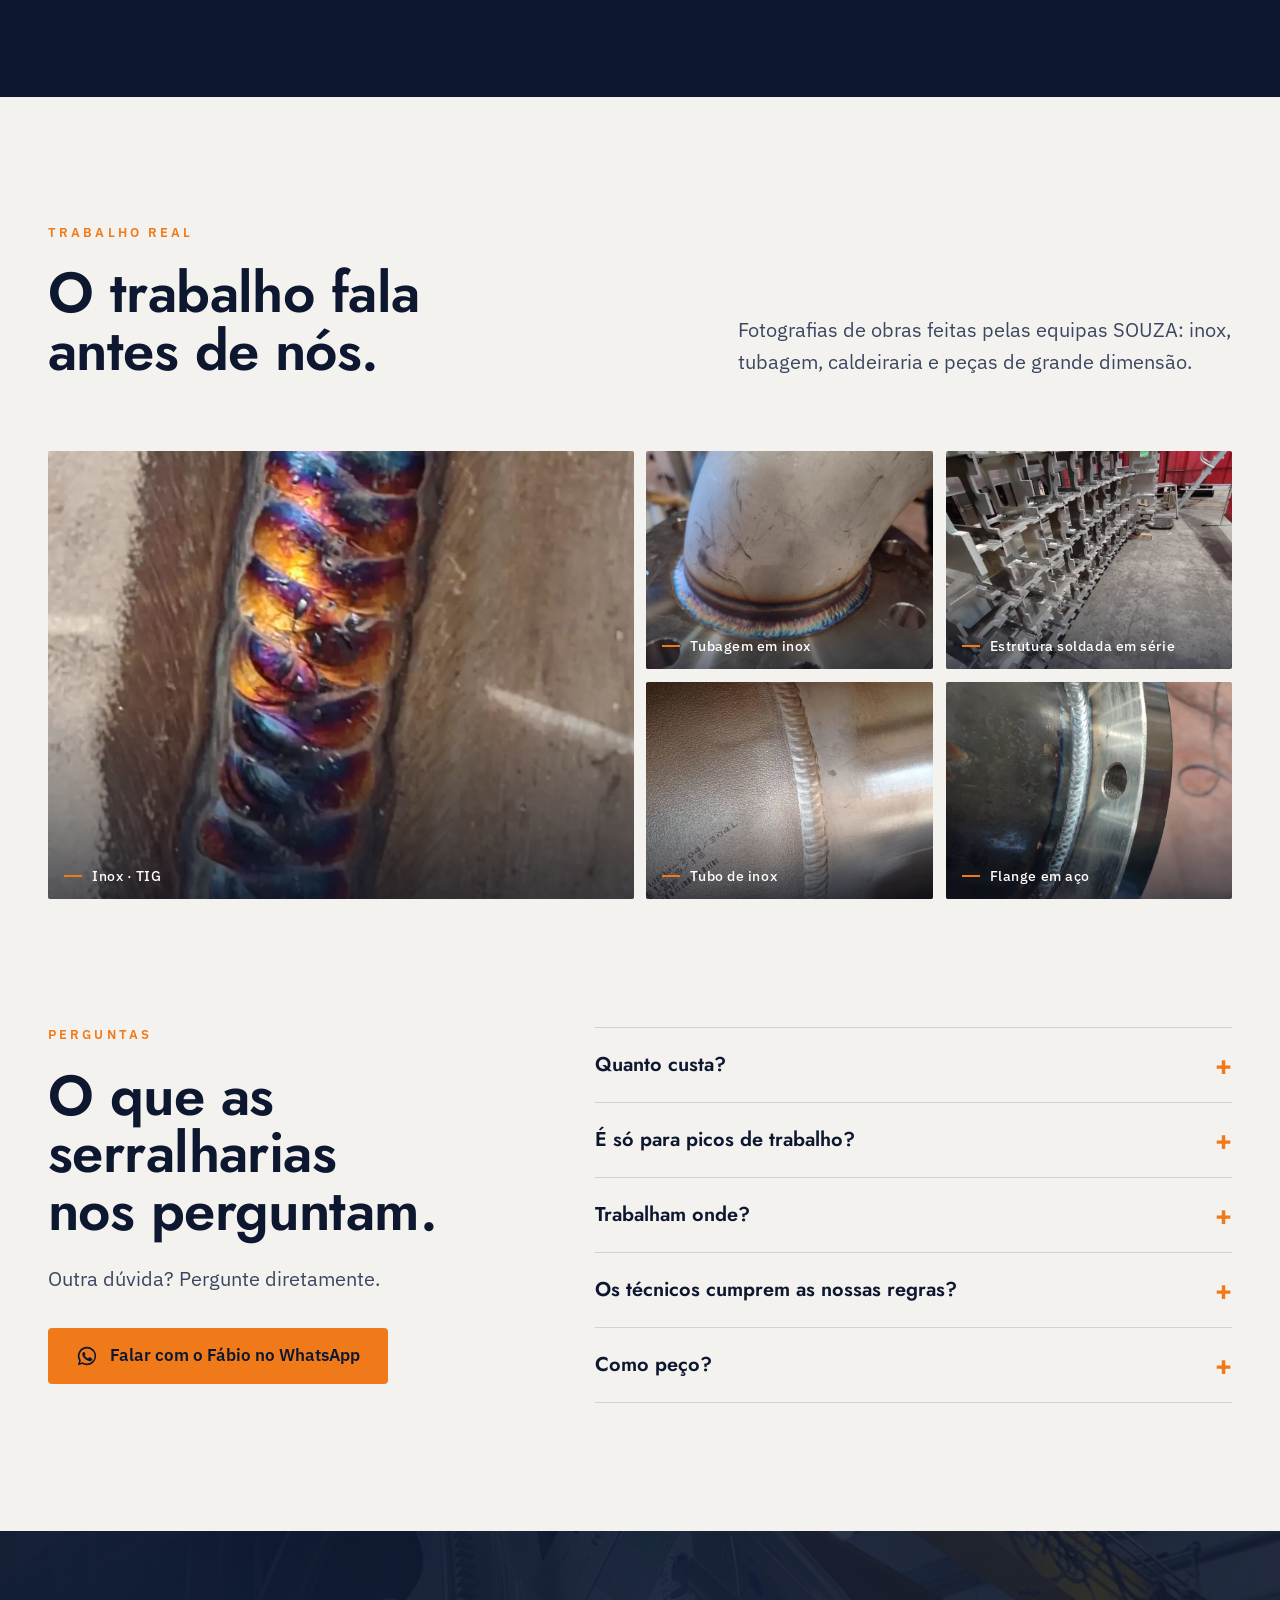
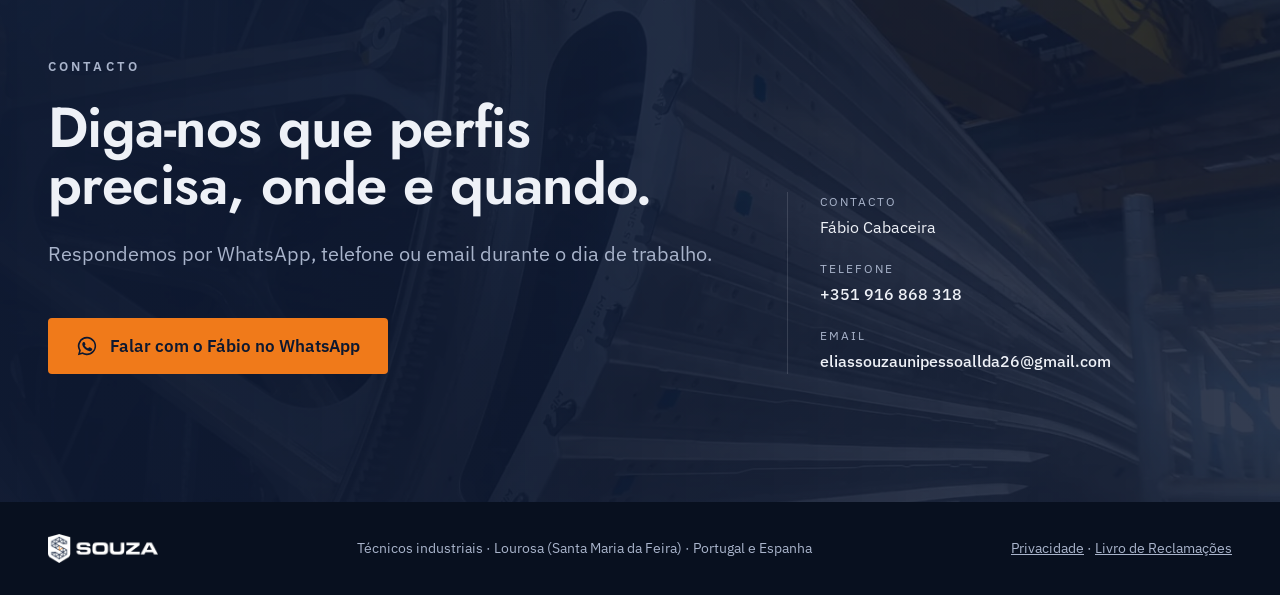
<file: d/index.html>
<!doctype html><html lang="pt-PT" data-variante="D"><head><meta name="robots" content="noindex,nofollow"><meta charset="utf-8">
<meta name="viewport" content="width=device-width,initial-scale=1,viewport-fit=cover">
<title>Uma obra a meio não espera por um anúncio | SOUZA</title><meta name="description" content="Enquanto o anúncio de emprego não dá resultado, a SOUZA reforça a sua serralharia com técnicos que já sabem o trabalho.">
<meta name="robots" content="noindex"><meta name="theme-color" content="#0d1830">
<meta property="og:title" content="Uma obra a meio não espera por um anúncio | SOUZA"><meta property="og:description" content="Enquanto o anúncio de emprego não dá resultado, a SOUZA reforça a sua serralharia com técnicos que já sabem o trabalho."><meta property="og:type" content="website"><meta property="og:locale" content="pt_PT">
<link rel="icon" href="../assets/img/mark.webp"><link rel="preload" href="../assets/fonts/jost.woff2" as="font" type="font/woff2" crossorigin>
<link rel="stylesheet" href="../assets/souza.css?v=20261111m"></head><body>
<main><header class="top"><div class="wrap"><img src="../assets/img/logo-h-branco.webp" width="480" height="124" alt="SOUZA"><nav class="top-r" aria-label="Contacto"><a class="tel" href="tel:+351916868318">+351 916 868 318</a><a class="top-cta" data-wa href="https://wa.me/351916868318"><svg viewBox="0 0 24 24" aria-hidden="true"><path fill="currentColor" d="M12 2a10 10 0 0 0-8.6 15.1L2 22l5-1.3A10 10 0 1 0 12 2Zm0 18.2a8.2 8.2 0 0 1-4.2-1.2l-.3-.2-3 .8.8-2.9-.2-.3A8.2 8.2 0 1 1 12 20.2Zm4.5-6.1c-.2-.1-1.5-.7-1.7-.8s-.4-.1-.6.1-.7.8-.8 1-.3.2-.5.1a6.7 6.7 0 0 1-3.3-2.9c-.2-.4.2-.4.7-1.3.1-.2 0-.3 0-.4l-.8-1.8c-.2-.5-.4-.4-.6-.4h-.5a1 1 0 0 0-.7.3 3 3 0 0 0-.9 2.2 5.2 5.2 0 0 0 1.1 2.8 11.9 11.9 0 0 0 4.6 4c1.7.7 2.4.8 3.2.7a2.8 2.8 0 0 0 1.8-1.3 2.3 2.3 0 0 0 .2-1.3c-.1-.1-.3-.2-.5-.3Z"/></svg><span>WhatsApp</span></a></nav></div></header><section class="hero navy" aria-labelledby="h1"><div class="hero-grid">
<div class="hero-copy"><p class="eyebrow">Obra com prazo e equipa curta</p><h1 id="h1">Uma obra a meio não espera por um anúncio de emprego.</h1><svg class="bead" viewBox="0 0 340 14" aria-hidden="true"><path d="M2 7c10-6 18 6 28 0s18 6 28 0 18 6 28 0 18 6 28 0 18 6 28 0 18 6 28 0 18 6 28 0 18 6 28 0 18 6 28 0 18 6 28 0 18 6 28 0 18 6 26 0"/></svg><p class="lead">Enquanto o anúncio não dá resultado, a SOUZA reforça a sua equipa com soldadores, serralheiros e tubistas que já sabem o trabalho.</p>
<div class="ctas"><a class="btn btn-wa" data-wa href="https://wa.me/351916868318"><svg viewBox="0 0 24 24" aria-hidden="true"><path fill="currentColor" d="M12 2a10 10 0 0 0-8.6 15.1L2 22l5-1.3A10 10 0 1 0 12 2Zm0 18.2a8.2 8.2 0 0 1-4.2-1.2l-.3-.2-3 .8.8-2.9-.2-.3A8.2 8.2 0 1 1 12 20.2Zm4.5-6.1c-.2-.1-1.5-.7-1.7-.8s-.4-.1-.6.1-.7.8-.8 1-.3.2-.5.1a6.7 6.7 0 0 1-3.3-2.9c-.2-.4.2-.4.7-1.3.1-.2 0-.3 0-.4l-.8-1.8c-.2-.5-.4-.4-.6-.4h-.5a1 1 0 0 0-.7.3 3 3 0 0 0-.9 2.2 5.2 5.2 0 0 0 1.1 2.8 11.9 11.9 0 0 0 4.6 4c1.7.7 2.4.8 3.2.7a2.8 2.8 0 0 0 1.8-1.3 2.3 2.3 0 0 0 .2-1.3c-.1-.1-.3-.2-.5-.3Z"/></svg>Falar com o Fábio no WhatsApp</a><a class="btn btn-ghost" href="#comparar">Comparar</a></div><p class="note">O Fábio responde durante o dia de trabalho.</p><ul class="facts"><li>TIG, MIG/MAG e elétrodo</li><li>Aço ao carbono e inox</li><li>Portugal e Espanha</li></ul></div>
<figure class="hero-media" style="margin:0"><img fetchpriority="high" src="../assets/img/f04-800.webp" srcset="../assets/img/f04-800.webp 800w, ../assets/img/f04-1400.webp 1400w" sizes="(max-width:900px) 100vw, 48vw" width="800" height="1422" alt="Soldador SOUZA a trabalhar, com máscara e proteção"><figcaption>Equipa SOUZA em obra</figcaption></figure>
</div></section><section class="paper" id="comparar"><div class="wrap"><div class="sec-head rv"><p class="eyebrow">A conta que interessa</p>
<h2>Contratar à pressa ou reforçar com quem já sabe o trabalho.</h2></div>
<table class="cmp"><thead><tr><th scope="col"><span class="sr" style="position:absolute;left:-9999px">Critério</span></th><th scope="col">Contratar à pressa</th><th scope="col">Com a SOUZA</th></tr></thead><tbody><tr class="rv"><th scope="row">Até ter alguém a trabalhar</th><td data-l="Contratar à pressa">Anúncio, currículos, entrevistas e período de experiência.</td><td data-l="Com a SOUZA">Diz-nos o perfil numa mensagem e o Fábio responde no mesmo dia de trabalho.</td></tr><tr class="rv"><th scope="row">Experiência</th><td data-l="Contratar à pressa">Só a descobre depois de contratar.</td><td data-l="Com a SOUZA">Técnicos com historial comprovado em ambiente industrial.</td></tr><tr class="rv"><th scope="row">Regras da casa</th><td data-l="Contratar à pressa">Formação e integração por sua conta.</td><td data-l="Com a SOUZA">Adaptação às suas normas de segurança e qualidade desde o primeiro dia.</td></tr><tr class="rv"><th scope="row">Quando o pico acaba</th><td data-l="Contratar à pressa">A equipa fica maior do que o trabalho.</td><td data-l="Com a SOUZA">O reforço dura o tempo que a obra precisar.</td></tr></tbody></table>
<div class="ctas rv"><a class="btn btn-wa" data-wa href="https://wa.me/351916868318"><svg viewBox="0 0 24 24" aria-hidden="true"><path fill="currentColor" d="M12 2a10 10 0 0 0-8.6 15.1L2 22l5-1.3A10 10 0 1 0 12 2Zm0 18.2a8.2 8.2 0 0 1-4.2-1.2l-.3-.2-3 .8.8-2.9-.2-.3A8.2 8.2 0 1 1 12 20.2Zm4.5-6.1c-.2-.1-1.5-.7-1.7-.8s-.4-.1-.6.1-.7.8-.8 1-.3.2-.5.1a6.7 6.7 0 0 1-3.3-2.9c-.2-.4.2-.4.7-1.3.1-.2 0-.3 0-.4l-.8-1.8c-.2-.5-.4-.4-.6-.4h-.5a1 1 0 0 0-.7.3 3 3 0 0 0-.9 2.2 5.2 5.2 0 0 0 1.1 2.8 11.9 11.9 0 0 0 4.6 4c1.7.7 2.4.8 3.2.7a2.8 2.8 0 0 0 1.8-1.3 2.3 2.3 0 0 0 .2-1.3c-.1-.1-.3-.2-.5-.3Z"/></svg>Falar com o Fábio no WhatsApp</a></div></div></section><section class="navy cine" id="video"><div class="wrap vid">
<div class="vid-copy rv"><p class="eyebrow">Três vídeos · 40 segundos</p>
<h2>Veja como a SOUZA entra na sua oficina.</h2><p class="lead" style="margin-top:var(--s3)">Do pedido de orçamento que não consegue aceitar ao técnico a soldar na sua obra. Ligue o som.</p>
<div class="ctas"><a class="btn btn-wa" data-wa href="https://wa.me/351916868318"><svg viewBox="0 0 24 24" aria-hidden="true"><path fill="currentColor" d="M12 2a10 10 0 0 0-8.6 15.1L2 22l5-1.3A10 10 0 1 0 12 2Zm0 18.2a8.2 8.2 0 0 1-4.2-1.2l-.3-.2-3 .8.8-2.9-.2-.3A8.2 8.2 0 1 1 12 20.2Zm4.5-6.1c-.2-.1-1.5-.7-1.7-.8s-.4-.1-.6.1-.7.8-.8 1-.3.2-.5.1a6.7 6.7 0 0 1-3.3-2.9c-.2-.4.2-.4.7-1.3.1-.2 0-.3 0-.4l-.8-1.8c-.2-.5-.4-.4-.6-.4h-.5a1 1 0 0 0-.7.3 3 3 0 0 0-.9 2.2 5.2 5.2 0 0 0 1.1 2.8 11.9 11.9 0 0 0 4.6 4c1.7.7 2.4.8 3.2.7a2.8 2.8 0 0 0 1.8-1.3 2.3 2.3 0 0 0 .2-1.3c-.1-.1-.3-.2-.5-.3Z"/></svg>Falar com o Fábio no WhatsApp</a></div></div>
<div class="reels rv" data-d="90" aria-roledescription="carrossel" aria-label="Vídeos da SOUZA"><div class="led" aria-hidden="true"></div>
<div class="reel-stage"><figure class="vid-frame reel" data-i="0" aria-roledescription="slide" aria-label="1 de 3: Sem mão de obra">
<video playsinline preload="none" width="720" height="1280" poster="../assets/video/souza-reel-poster.webp" aria-label="Vídeo SOUZA: Sem mão de obra"><source src="../assets/video/souza-reel.mp4" type="video/mp4"></video>
<button class="vid-play" type="button" aria-label="Ver o vídeo «Sem mão de obra» com som"><svg viewBox="0 0 24 24" aria-hidden="true"><path fill="currentColor" d="M8 5v14l11-7z"/></svg><span>Ver o vídeo</span></button></figure><figure class="vid-frame reel" data-i="1" aria-roledescription="slide" aria-label="2 de 3: Obra com prazo">
<video playsinline preload="none" width="720" height="1280" poster="../assets/video/souza-reel-v2-obra-com-prazo-poster.webp" aria-label="Vídeo SOUZA: Obra com prazo"><source src="../assets/video/souza-reel-v2-obra-com-prazo.mp4" type="video/mp4"></video>
<button class="vid-play" type="button" aria-label="Ver o vídeo «Obra com prazo» com som"><svg viewBox="0 0 24 24" aria-hidden="true"><path fill="currentColor" d="M8 5v14l11-7z"/></svg><span>Ver o vídeo</span></button></figure><figure class="vid-frame reel" data-i="2" aria-roledescription="slide" aria-label="3 de 3: Anúncio sem resposta">
<video playsinline preload="none" width="720" height="1280" poster="../assets/video/souza-reel-v3-anuncio-sem-resposta-poster.webp" aria-label="Vídeo SOUZA: Anúncio sem resposta"><source src="../assets/video/souza-reel-v3-anuncio-sem-resposta.mp4" type="video/mp4"></video>
<button class="vid-play" type="button" aria-label="Ver o vídeo «Anúncio sem resposta» com som"><svg viewBox="0 0 24 24" aria-hidden="true"><path fill="currentColor" d="M8 5v14l11-7z"/></svg><span>Ver o vídeo</span></button></figure></div>
<button type="button" class="reel-nav prev" aria-label="Vídeo anterior"><svg viewBox="0 0 24 24" aria-hidden="true"><path d="M15 5l-7 7 7 7"/></svg></button>
<button type="button" class="reel-nav next" aria-label="Vídeo seguinte"><svg viewBox="0 0 24 24" aria-hidden="true"><path d="M9 5l7 7-7 7"/></svg></button>
<div class="reel-info" aria-live="polite"><b></b><span></span></div><div class="reel-dots"><button type="button" class="dot" aria-label="Vídeo 1: Sem mão de obra"></button><button type="button" class="dot" aria-label="Vídeo 2: Obra com prazo"></button><button type="button" class="dot" aria-label="Vídeo 3: Anúncio sem resposta"></button></div>
<script type="application/json" class="reel-data">[["Sem mão de obra", "Pedidos de orçamento que não consegue aceitar"], ["Obra com prazo", "Reforço só para esta obra"], ["Anúncio sem resposta", "Técnicos já testados em obra"]]</script></div>
</div></section><section class="paper" id="perfis"><div class="wrap"><div class="sec-head rv"><p class="eyebrow">Perfis técnicos</p>
<h2>Quem entra na sua oficina.</h2><p class="lead">Técnicos com experiência comprovada em ambiente industrial, que leem desenhos técnicos e trabalham com as suas normas.</p></div>
<div class="profiles"><div class="profile rv" data-d="0"><img class="pf" src="../assets/img/f11-800.webp" width="800" height="1066" alt="" aria-hidden="true" loading="lazy" decoding="async"><span class="n">01</span><h3>Soldadores</h3><p>MIG/MAG, TIG e elétrodo revestido. Estruturas, tubagem, preparação de juntas e chanfros, em aço ao carbono e inox.</p></div><div class="profile rv" data-d="70"><img class="pf" src="../assets/img/f26-800.webp" width="800" height="1066" alt="" aria-hidden="true" loading="lazy" decoding="async"><span class="n">02</span><h3>Serralheiros e montadores</h3><p>Montagem de estruturas em oficina ou em obra: alinhamento, nivelamento e trabalho em altura com certificação.</p></div><div class="profile rv" data-d="140"><img class="pf" src="../assets/img/f07-800.webp" width="800" height="1066" alt="" aria-hidden="true" loading="lazy" decoding="async"><span class="n">03</span><h3>Caldeireiros</h3><p>Traçagem e desenvolvimento de peças, corte, conformação e montagem de estruturas e bastidores.</p></div><div class="profile rv" data-d="0"><img class="pf" src="../assets/img/f01-800.webp" width="800" height="1066" alt="" aria-hidden="true" loading="lazy" decoding="async"><span class="n">04</span><h3>Tubistas</h3><p>Tubagem industrial: leitura de isométricos, traçagem, corte, ajuste, suportes e preparação para soldadura.</p></div><div class="profile rv" data-d="70"><img class="pf" src="../assets/img/f08-800.webp" width="800" height="1066" alt="" aria-hidden="true" loading="lazy" decoding="async"><span class="n">05</span><h3>Polidores de inox</h3><p>Acabamentos sanitários para alimentar e farmacêutica: polimento de equipamentos, depósitos e tanques.</p></div><div class="profile rv" data-d="140"><img class="pf" src="../assets/img/f27-800.webp" width="800" height="1066" alt="" aria-hidden="true" loading="lazy" decoding="async"><span class="n">06</span><h3>Pintores industriais</h3><p>Pintura de estruturas e equipamentos metálicos, para fechar a obra com a mesma equipa.</p></div></div><p class="also rv"><span>Também em ambientes exigentes</span> Indústria naval · Oil &amp; gas · Alimentar e farmacêutica</p></div></section><section class="navy" id="como"><div class="wrap"><div class="sec-head rv"><p class="eyebrow">Como funciona</p>
<h2>Três passos até ter a equipa completa.</h2></div>
<ol class="steps impact"><li><span class="big" aria-hidden="true">01</span><h3>Diz-nos o que precisa</h3><p>Que perfis, quantos, onde e a partir de quando. Uma mensagem no WhatsApp chega.</p></li>
<li><span class="big" aria-hidden="true">02</span><h3>O Fábio propõe a equipa</h3><p>Escolhemos pelos requisitos técnicos reais do trabalho, não por palavras-chave num currículo.</p></li>
<li><span class="big" aria-hidden="true">03</span><h3>A equipa entra em obra</h3><p>Integra-se na sua equipa e cumpre as suas normas de segurança, qualidade e procedimentos desde o primeiro dia.</p></li></ol>
<div class="ctas rv"><a class="btn btn-wa" data-wa href="https://wa.me/351916868318"><svg viewBox="0 0 24 24" aria-hidden="true"><path fill="currentColor" d="M12 2a10 10 0 0 0-8.6 15.1L2 22l5-1.3A10 10 0 1 0 12 2Zm0 18.2a8.2 8.2 0 0 1-4.2-1.2l-.3-.2-3 .8.8-2.9-.2-.3A8.2 8.2 0 1 1 12 20.2Zm4.5-6.1c-.2-.1-1.5-.7-1.7-.8s-.4-.1-.6.1-.7.8-.8 1-.3.2-.5.1a6.7 6.7 0 0 1-3.3-2.9c-.2-.4.2-.4.7-1.3.1-.2 0-.3 0-.4l-.8-1.8c-.2-.5-.4-.4-.6-.4h-.5a1 1 0 0 0-.7.3 3 3 0 0 0-.9 2.2 5.2 5.2 0 0 0 1.1 2.8 11.9 11.9 0 0 0 4.6 4c1.7.7 2.4.8 3.2.7a2.8 2.8 0 0 0 1.8-1.3 2.3 2.3 0 0 0 .2-1.3c-.1-.1-.3-.2-.5-.3Z"/></svg>Falar com o Fábio no WhatsApp</a></div></div></section><section class="paper" id="prova"><div class="wrap"><div class="sec-head split rv"><div><p class="eyebrow">Trabalho real</p>
<h2>O trabalho fala antes de nós.</h2></div><p class="lead">Fotografias de obras feitas pelas equipas SOUZA: inox, tubagem, caldeiraria e peças de grande dimensão.</p></div>
<div class="mosaic"><figure class="m0 rv" data-d="0"><img src="../assets/img/f11-800.webp" srcset="../assets/img/f11-800.webp 800w, ../assets/img/f11-1400.webp 1400w" sizes="(max-width:900px) 100vw, 50vw" width="800" height="1778" alt="Cordão TIG em inox com coloração de calor" loading=lazy decoding=async><figcaption>Inox · TIG</figcaption></figure><figure class="m1 rv" data-d="80"><img src="../assets/img/f10-800.webp" srcset="../assets/img/f10-800.webp 800w, ../assets/img/f10-1400.webp 1400w" sizes="(max-width:900px) 50vw, 33vw" width="800" height="1066" alt="Curva em inox soldada a flange, com coloração TIG" loading=lazy decoding=async><figcaption>Tubagem em inox</figcaption></figure><figure class="m2 rv" data-d="160"><img src="../assets/img/f26-800.webp" srcset="../assets/img/f26-800.webp 800w, ../assets/img/f26-1400.webp 1400w" sizes="(max-width:900px) 50vw, 33vw" width="800" height="1066" alt="Estrutura de reforço em aço, soldada em série" loading=lazy decoding=async><figcaption>Estrutura soldada em série</figcaption></figure><figure class="m3 rv" data-d="0"><img src="../assets/img/f13-800.webp" srcset="../assets/img/f13-800.webp 800w, ../assets/img/f13-1400.webp 1400w" sizes="(max-width:900px) 50vw, 33vw" width="800" height="1070" alt="Soldadura circunferencial em tubo de inox" loading=lazy decoding=async><figcaption>Tubo de inox</figcaption></figure><figure class="m4 rv" data-d="80"><img src="../assets/img/f16-800.webp" srcset="../assets/img/f16-800.webp 800w, ../assets/img/f16-1400.webp 1400w" sizes="(max-width:900px) 50vw, 33vw" width="800" height="1066" alt="Flange soldada a tubo de aço" loading=lazy decoding=async><figcaption>Flange em aço</figcaption></figure></div></div></section><section class="paper" id="faq"><div class="wrap faq-grid"><div class="faq-head rv"><p class="eyebrow">Perguntas</p>
<h2>O que as serralharias nos perguntam.</h2><p class="lead" style="margin-top:var(--s3)">Outra dúvida? Pergunte diretamente.</p><div class="ctas"><a class="btn btn-wa" data-wa href="https://wa.me/351916868318"><svg viewBox="0 0 24 24" aria-hidden="true"><path fill="currentColor" d="M12 2a10 10 0 0 0-8.6 15.1L2 22l5-1.3A10 10 0 1 0 12 2Zm0 18.2a8.2 8.2 0 0 1-4.2-1.2l-.3-.2-3 .8.8-2.9-.2-.3A8.2 8.2 0 1 1 12 20.2Zm4.5-6.1c-.2-.1-1.5-.7-1.7-.8s-.4-.1-.6.1-.7.8-.8 1-.3.2-.5.1a6.7 6.7 0 0 1-3.3-2.9c-.2-.4.2-.4.7-1.3.1-.2 0-.3 0-.4l-.8-1.8c-.2-.5-.4-.4-.6-.4h-.5a1 1 0 0 0-.7.3 3 3 0 0 0-.9 2.2 5.2 5.2 0 0 0 1.1 2.8 11.9 11.9 0 0 0 4.6 4c1.7.7 2.4.8 3.2.7a2.8 2.8 0 0 0 1.8-1.3 2.3 2.3 0 0 0 .2-1.3c-.1-.1-.3-.2-.5-.3Z"/></svg>Falar com o Fábio no WhatsApp</a></div></div><div class="faq rv"><details><summary>Quanto custa?</summary><p>Depende dos perfis, do número de técnicos, do local e da duração. O Fábio faz-lhe uma proposta pelo WhatsApp depois de perceber o trabalho.</p></details><details><summary>É só para picos de trabalho?</summary><p>É para quando a sua equipa não chega: um pico de encomendas, uma obra com prazo apertado ou um trabalho fora da oficina.</p></details><details><summary>Trabalham onde?</summary><p>Em Portugal e em Espanha. A sede é em Lourosa, Santa Maria da Feira.</p></details><details><summary>Os técnicos cumprem as nossas regras?</summary><p>Sim. Adaptam-se às normas de segurança, qualidade e procedimentos internos do cliente desde o primeiro dia.</p></details><details><summary>Como peço?</summary><p>Carregue no botão do WhatsApp e diga que perfis precisa, onde e quando. Também pode ligar para +351 916 868 318.</p></details></div></div></section><section class="navy final" id="contacto"><div class="wrap"><div class="rv"><p class="eyebrow">Contacto</p>
<h2>Diga-nos que perfis precisa, onde e quando.</h2><p class="lead" style="margin-top:var(--s3)">Respondemos por WhatsApp, telefone ou email durante o dia de trabalho.</p>
<div class="ctas"><a class="btn btn-wa" data-wa href="https://wa.me/351916868318"><svg viewBox="0 0 24 24" aria-hidden="true"><path fill="currentColor" d="M12 2a10 10 0 0 0-8.6 15.1L2 22l5-1.3A10 10 0 1 0 12 2Zm0 18.2a8.2 8.2 0 0 1-4.2-1.2l-.3-.2-3 .8.8-2.9-.2-.3A8.2 8.2 0 1 1 12 20.2Zm4.5-6.1c-.2-.1-1.5-.7-1.7-.8s-.4-.1-.6.1-.7.8-.8 1-.3.2-.5.1a6.7 6.7 0 0 1-3.3-2.9c-.2-.4.2-.4.7-1.3.1-.2 0-.3 0-.4l-.8-1.8c-.2-.5-.4-.4-.6-.4h-.5a1 1 0 0 0-.7.3 3 3 0 0 0-.9 2.2 5.2 5.2 0 0 0 1.1 2.8 11.9 11.9 0 0 0 4.6 4c1.7.7 2.4.8 3.2.7a2.8 2.8 0 0 0 1.8-1.3 2.3 2.3 0 0 0 .2-1.3c-.1-.1-.3-.2-.5-.3Z"/></svg>Falar com o Fábio no WhatsApp</a></div></div>
<div class="contact rv" data-d="120"><div><small>Contacto</small>Fábio Cabaceira</div>
<div><small>Telefone</small><a href="tel:+351916868318">+351 916 868 318</a></div>
<div><small>Email</small><a href="mailto:eliassouzaunipessoallda26@gmail.com">eliassouzaunipessoallda26@gmail.com</a></div></div></div></section></main><footer><div class="wrap"><img src="../assets/img/logo-h-branco.webp" width="480" height="124" alt="SOUZA" loading="lazy">
<span>Técnicos industriais · Lourosa (Santa Maria da Feira) · Portugal e Espanha</span>
<span><a href="https://eliassouza.com/pt/privacidade">Privacidade</a> · <a href="https://www.livroreclamacoes.pt/">Livro de Reclamações</a></span></div></footer><div class="sticky"><a class="btn btn-wa" data-wa href="https://wa.me/351916868318"><svg viewBox="0 0 24 24" aria-hidden="true"><path fill="currentColor" d="M12 2a10 10 0 0 0-8.6 15.1L2 22l5-1.3A10 10 0 1 0 12 2Zm0 18.2a8.2 8.2 0 0 1-4.2-1.2l-.3-.2-3 .8.8-2.9-.2-.3A8.2 8.2 0 1 1 12 20.2Zm4.5-6.1c-.2-.1-1.5-.7-1.7-.8s-.4-.1-.6.1-.7.8-.8 1-.3.2-.5.1a6.7 6.7 0 0 1-3.3-2.9c-.2-.4.2-.4.7-1.3.1-.2 0-.3 0-.4l-.8-1.8c-.2-.5-.4-.4-.6-.4h-.5a1 1 0 0 0-.7.3 3 3 0 0 0-.9 2.2 5.2 5.2 0 0 0 1.1 2.8 11.9 11.9 0 0 0 4.6 4c1.7.7 2.4.8 3.2.7a2.8 2.8 0 0 0 1.8-1.3 2.3 2.3 0 0 0 .2-1.3c-.1-.1-.3-.2-.5-.3Z"/></svg>Falar com o Fábio no WhatsApp</a></div><script src="../assets/souza.js?v=20261111m" defer></script></body></html>
</file>
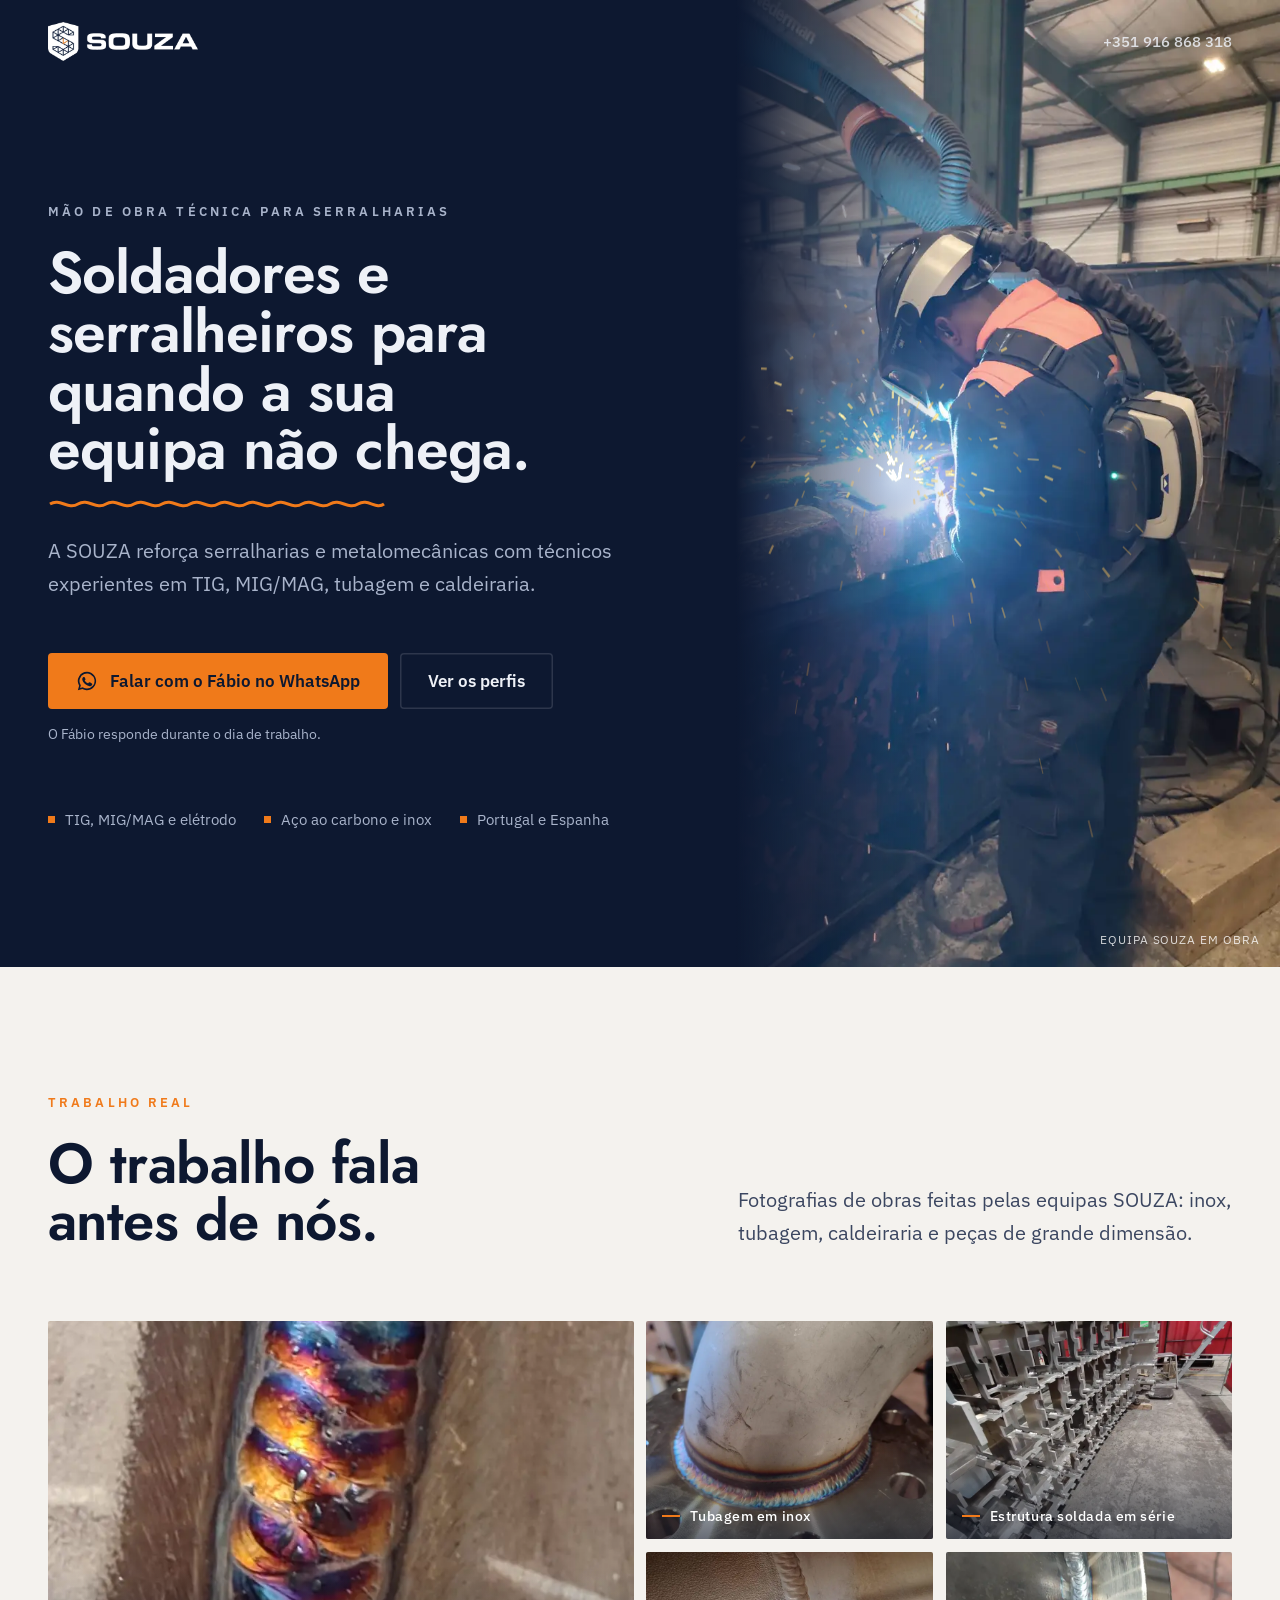
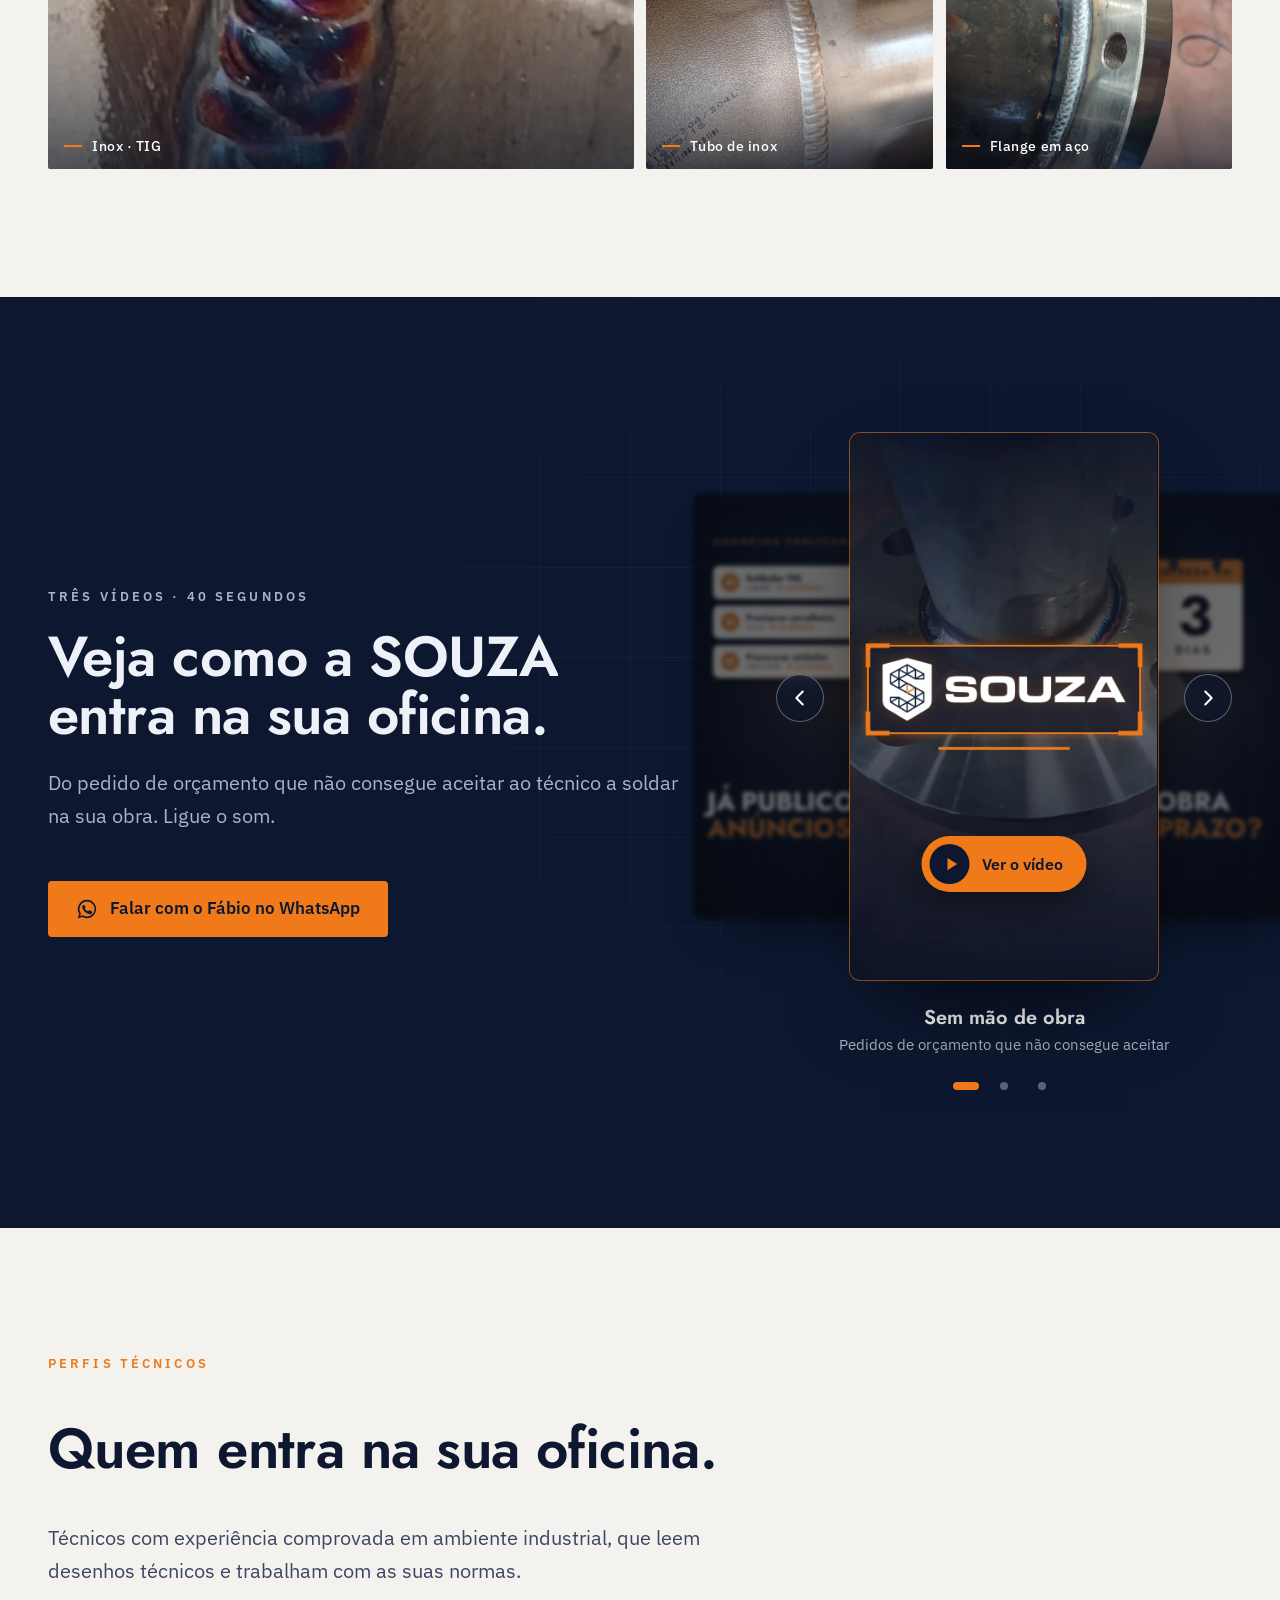
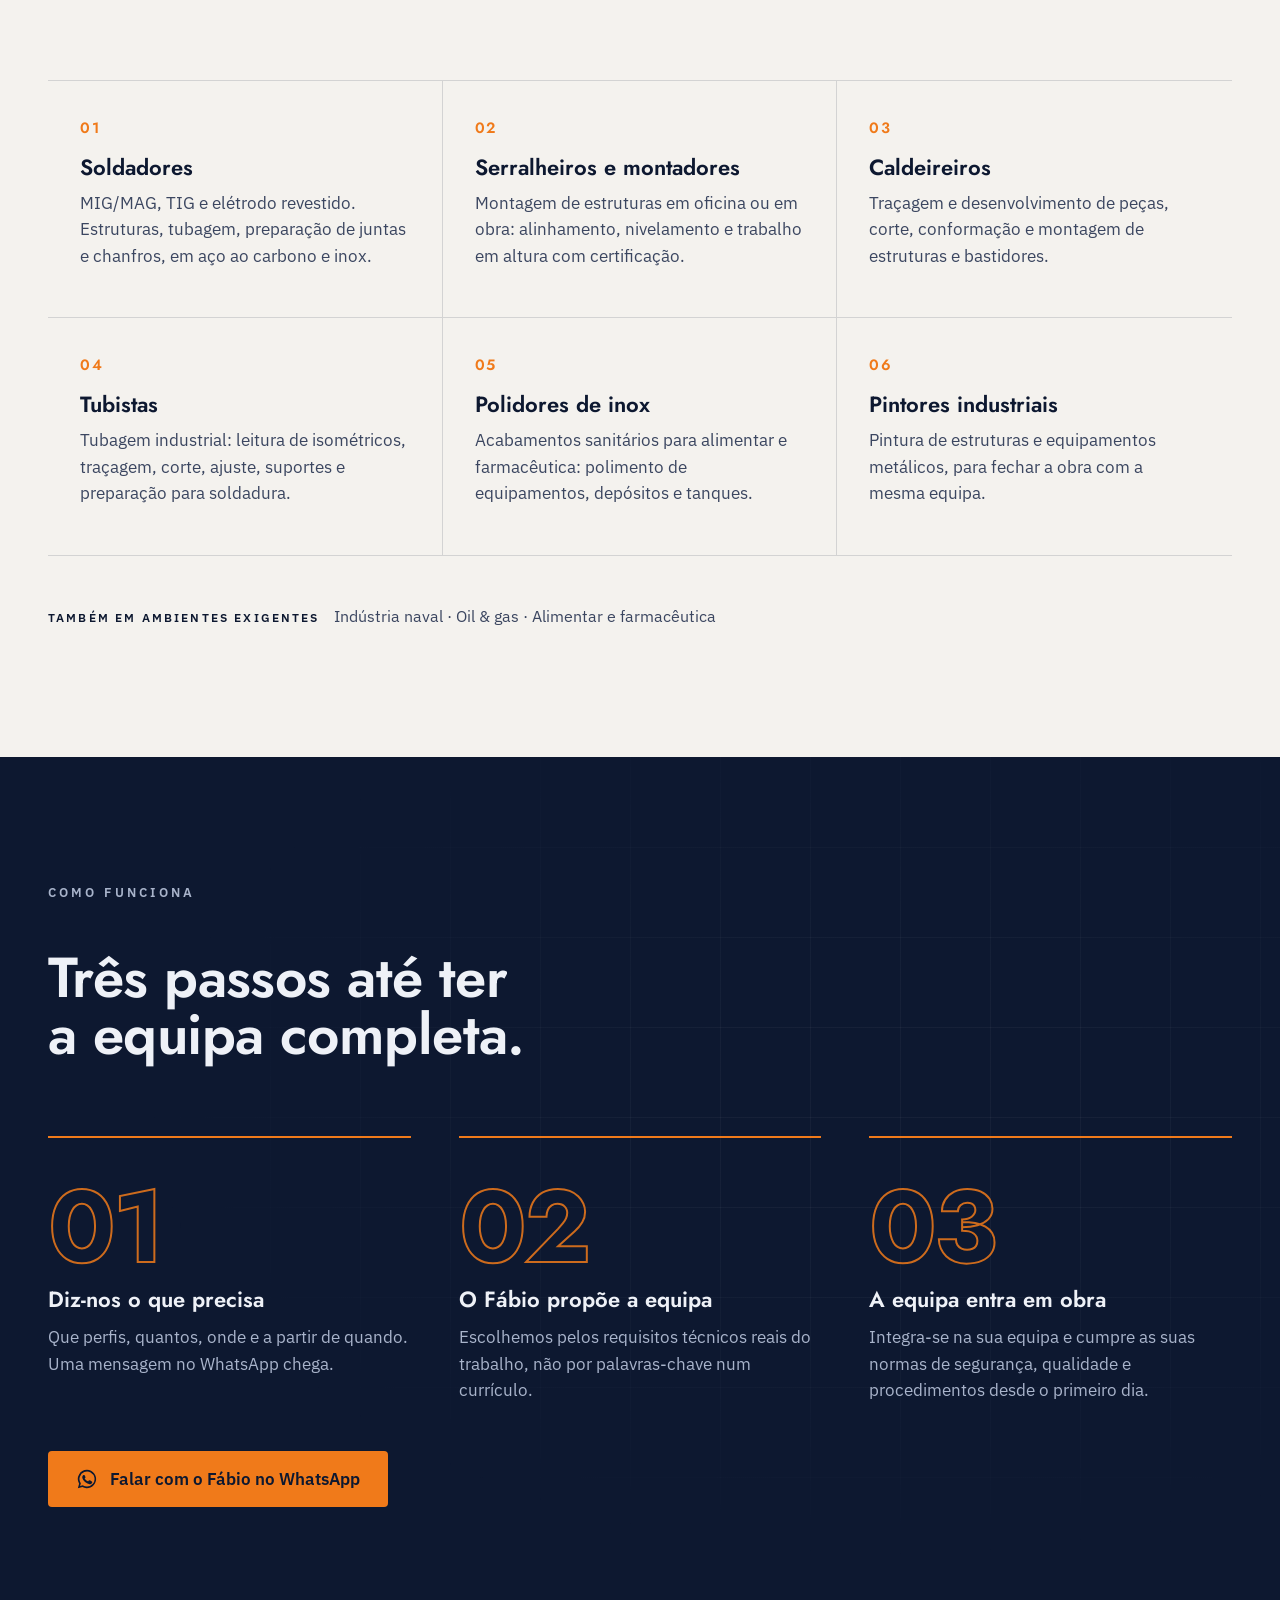
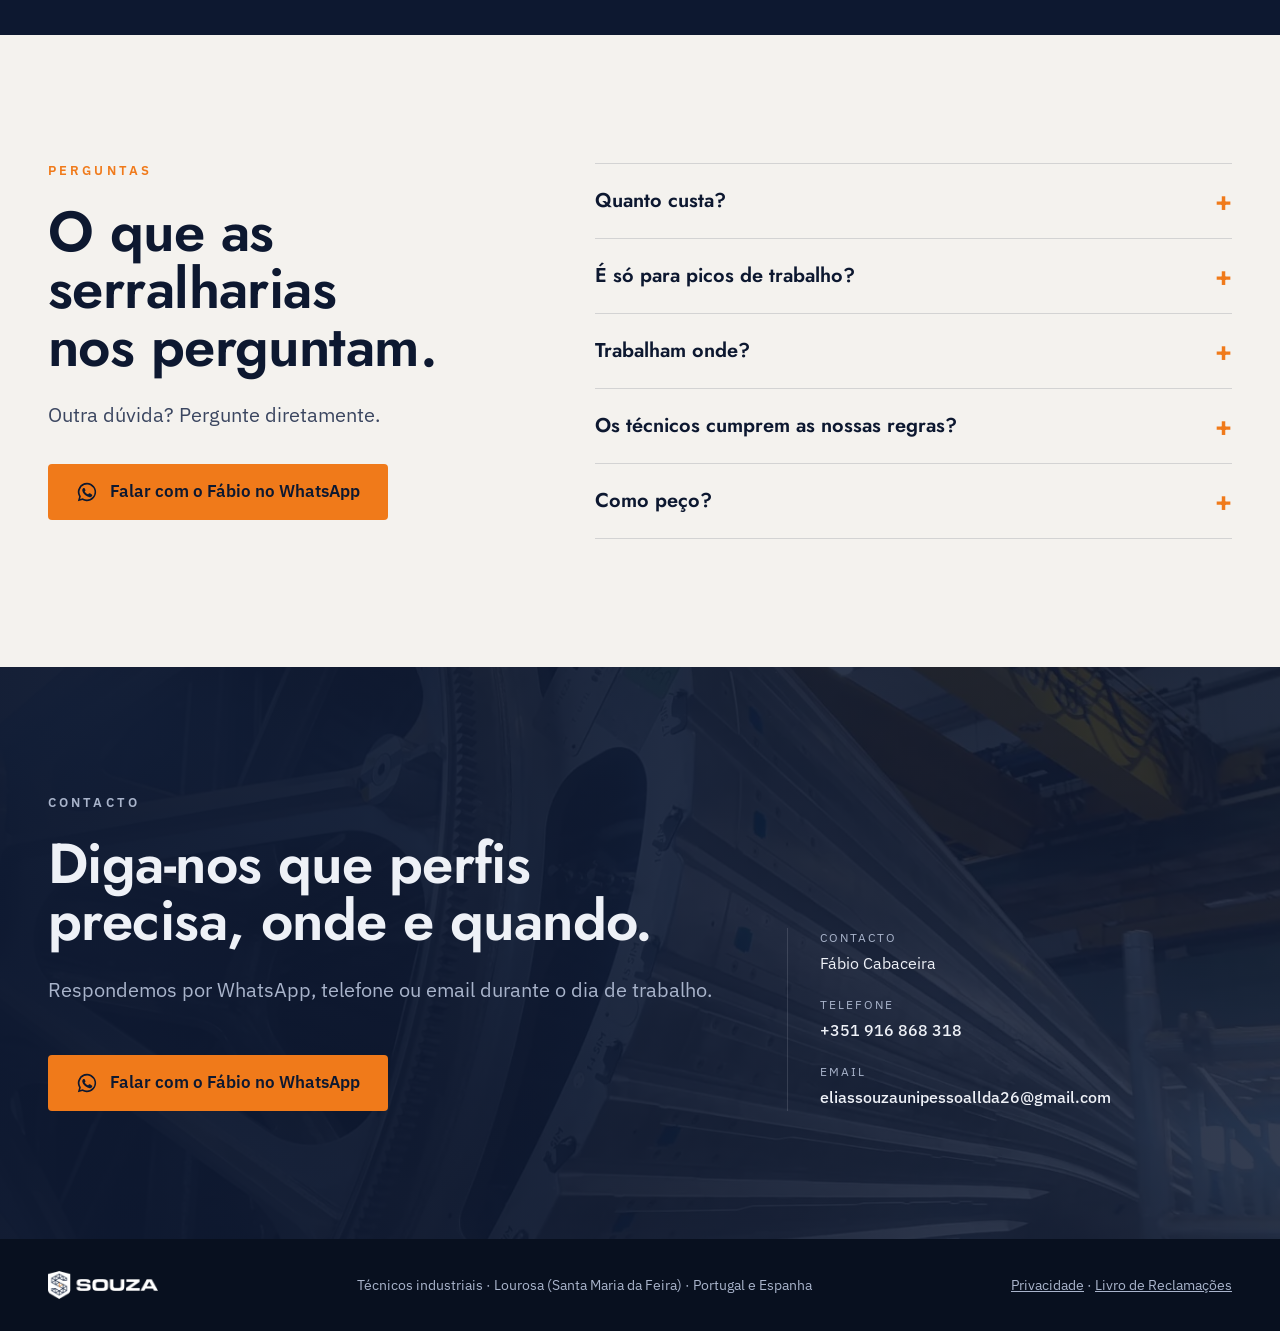
<file: o/index.html>
<!doctype html><html lang="pt-PT" data-variante="O"><head><meta name="robots" content="noindex,nofollow"><meta charset="utf-8">
<meta name="viewport" content="width=device-width,initial-scale=1,viewport-fit=cover">
<title>Soldadores e serralheiros para serralharias | SOUZA</title><meta name="description" content="A SOUZA reforça serralharias e metalomecânicas com soldadores, serralheiros, caldeireiros e tubistas experientes, em Portugal e Espanha.">
<meta name="robots" content="noindex"><meta name="theme-color" content="#0d1830">
<meta property="og:title" content="Soldadores e serralheiros para serralharias | SOUZA"><meta property="og:description" content="A SOUZA reforça serralharias e metalomecânicas com soldadores, serralheiros, caldeireiros e tubistas experientes, em Portugal e Espanha."><meta property="og:type" content="website"><meta property="og:locale" content="pt_PT">
<link rel="icon" href="../assets/img/mark.webp"><link rel="preload" href="../assets/fonts/jost.woff2" as="font" type="font/woff2" crossorigin>
<link rel="stylesheet" href="../assets/souza.css?v=20261111m"></head><body>
<main><header class="top"><div class="wrap"><img src="../assets/img/logo-h-branco.webp" width="480" height="124" alt="SOUZA"><nav class="top-r" aria-label="Contacto"><a class="tel" href="tel:+351916868318">+351 916 868 318</a><a class="top-cta" data-wa href="https://wa.me/351916868318"><svg viewBox="0 0 24 24" aria-hidden="true"><path fill="currentColor" d="M12 2a10 10 0 0 0-8.6 15.1L2 22l5-1.3A10 10 0 1 0 12 2Zm0 18.2a8.2 8.2 0 0 1-4.2-1.2l-.3-.2-3 .8.8-2.9-.2-.3A8.2 8.2 0 1 1 12 20.2Zm4.5-6.1c-.2-.1-1.5-.7-1.7-.8s-.4-.1-.6.1-.7.8-.8 1-.3.2-.5.1a6.7 6.7 0 0 1-3.3-2.9c-.2-.4.2-.4.7-1.3.1-.2 0-.3 0-.4l-.8-1.8c-.2-.5-.4-.4-.6-.4h-.5a1 1 0 0 0-.7.3 3 3 0 0 0-.9 2.2 5.2 5.2 0 0 0 1.1 2.8 11.9 11.9 0 0 0 4.6 4c1.7.7 2.4.8 3.2.7a2.8 2.8 0 0 0 1.8-1.3 2.3 2.3 0 0 0 .2-1.3c-.1-.1-.3-.2-.5-.3Z"/></svg><span>WhatsApp</span></a></nav></div></header><section class="hero navy" aria-labelledby="h1"><div class="hero-grid">
<div class="hero-copy"><p class="eyebrow">Mão de obra técnica para serralharias</p><h1 id="h1">Soldadores e serralheiros para quando a sua equipa não chega.</h1><svg class="bead" viewBox="0 0 340 14" aria-hidden="true"><path d="M2 7c10-6 18 6 28 0s18 6 28 0 18 6 28 0 18 6 28 0 18 6 28 0 18 6 28 0 18 6 28 0 18 6 28 0 18 6 28 0 18 6 28 0 18 6 28 0 18 6 26 0"/></svg><p class="lead">A SOUZA reforça serralharias e metalomecânicas com técnicos experientes em TIG, MIG/MAG, tubagem e caldeiraria.</p>
<div class="ctas"><a class="btn btn-wa" data-wa href="https://wa.me/351916868318"><svg viewBox="0 0 24 24" aria-hidden="true"><path fill="currentColor" d="M12 2a10 10 0 0 0-8.6 15.1L2 22l5-1.3A10 10 0 1 0 12 2Zm0 18.2a8.2 8.2 0 0 1-4.2-1.2l-.3-.2-3 .8.8-2.9-.2-.3A8.2 8.2 0 1 1 12 20.2Zm4.5-6.1c-.2-.1-1.5-.7-1.7-.8s-.4-.1-.6.1-.7.8-.8 1-.3.2-.5.1a6.7 6.7 0 0 1-3.3-2.9c-.2-.4.2-.4.7-1.3.1-.2 0-.3 0-.4l-.8-1.8c-.2-.5-.4-.4-.6-.4h-.5a1 1 0 0 0-.7.3 3 3 0 0 0-.9 2.2 5.2 5.2 0 0 0 1.1 2.8 11.9 11.9 0 0 0 4.6 4c1.7.7 2.4.8 3.2.7a2.8 2.8 0 0 0 1.8-1.3 2.3 2.3 0 0 0 .2-1.3c-.1-.1-.3-.2-.5-.3Z"/></svg>Falar com o Fábio no WhatsApp</a><a class="btn btn-ghost" href="#perfis">Ver os perfis</a></div><p class="note">O Fábio responde durante o dia de trabalho.</p><ul class="facts"><li>TIG, MIG/MAG e elétrodo</li><li>Aço ao carbono e inox</li><li>Portugal e Espanha</li></ul></div>
<figure class="hero-media" style="margin:0"><img fetchpriority="high" src="../assets/img/f04-800.webp" srcset="../assets/img/f04-800.webp 800w, ../assets/img/f04-1400.webp 1400w" sizes="(max-width:900px) 100vw, 48vw" width="800" height="1422" alt="Soldador SOUZA a trabalhar, com máscara e proteção"><figcaption>Equipa SOUZA em obra</figcaption></figure>
</div></section><section class="paper" id="prova"><div class="wrap"><div class="sec-head split rv"><div><p class="eyebrow">Trabalho real</p>
<h2>O trabalho fala antes de nós.</h2></div><p class="lead">Fotografias de obras feitas pelas equipas SOUZA: inox, tubagem, caldeiraria e peças de grande dimensão.</p></div>
<div class="mosaic"><figure class="m0 rv" data-d="0"><img src="../assets/img/f11-800.webp" srcset="../assets/img/f11-800.webp 800w, ../assets/img/f11-1400.webp 1400w" sizes="(max-width:900px) 100vw, 50vw" width="800" height="1778" alt="Cordão TIG em inox com coloração de calor" loading=lazy decoding=async><figcaption>Inox · TIG</figcaption></figure><figure class="m1 rv" data-d="80"><img src="../assets/img/f10-800.webp" srcset="../assets/img/f10-800.webp 800w, ../assets/img/f10-1400.webp 1400w" sizes="(max-width:900px) 50vw, 33vw" width="800" height="1066" alt="Curva em inox soldada a flange, com coloração TIG" loading=lazy decoding=async><figcaption>Tubagem em inox</figcaption></figure><figure class="m2 rv" data-d="160"><img src="../assets/img/f26-800.webp" srcset="../assets/img/f26-800.webp 800w, ../assets/img/f26-1400.webp 1400w" sizes="(max-width:900px) 50vw, 33vw" width="800" height="1066" alt="Estrutura de reforço em aço, soldada em série" loading=lazy decoding=async><figcaption>Estrutura soldada em série</figcaption></figure><figure class="m3 rv" data-d="0"><img src="../assets/img/f13-800.webp" srcset="../assets/img/f13-800.webp 800w, ../assets/img/f13-1400.webp 1400w" sizes="(max-width:900px) 50vw, 33vw" width="800" height="1070" alt="Soldadura circunferencial em tubo de inox" loading=lazy decoding=async><figcaption>Tubo de inox</figcaption></figure><figure class="m4 rv" data-d="80"><img src="../assets/img/f16-800.webp" srcset="../assets/img/f16-800.webp 800w, ../assets/img/f16-1400.webp 1400w" sizes="(max-width:900px) 50vw, 33vw" width="800" height="1066" alt="Flange soldada a tubo de aço" loading=lazy decoding=async><figcaption>Flange em aço</figcaption></figure></div></div></section><section class="navy cine" id="video"><div class="wrap vid">
<div class="vid-copy rv"><p class="eyebrow">Três vídeos · 40 segundos</p>
<h2>Veja como a SOUZA entra na sua oficina.</h2><p class="lead" style="margin-top:var(--s3)">Do pedido de orçamento que não consegue aceitar ao técnico a soldar na sua obra. Ligue o som.</p>
<div class="ctas"><a class="btn btn-wa" data-wa href="https://wa.me/351916868318"><svg viewBox="0 0 24 24" aria-hidden="true"><path fill="currentColor" d="M12 2a10 10 0 0 0-8.6 15.1L2 22l5-1.3A10 10 0 1 0 12 2Zm0 18.2a8.2 8.2 0 0 1-4.2-1.2l-.3-.2-3 .8.8-2.9-.2-.3A8.2 8.2 0 1 1 12 20.2Zm4.5-6.1c-.2-.1-1.5-.7-1.7-.8s-.4-.1-.6.1-.7.8-.8 1-.3.2-.5.1a6.7 6.7 0 0 1-3.3-2.9c-.2-.4.2-.4.7-1.3.1-.2 0-.3 0-.4l-.8-1.8c-.2-.5-.4-.4-.6-.4h-.5a1 1 0 0 0-.7.3 3 3 0 0 0-.9 2.2 5.2 5.2 0 0 0 1.1 2.8 11.9 11.9 0 0 0 4.6 4c1.7.7 2.4.8 3.2.7a2.8 2.8 0 0 0 1.8-1.3 2.3 2.3 0 0 0 .2-1.3c-.1-.1-.3-.2-.5-.3Z"/></svg>Falar com o Fábio no WhatsApp</a></div></div>
<div class="reels rv" data-d="90" aria-roledescription="carrossel" aria-label="Vídeos da SOUZA"><div class="led" aria-hidden="true"></div>
<div class="reel-stage"><figure class="vid-frame reel" data-i="0" aria-roledescription="slide" aria-label="1 de 3: Sem mão de obra">
<video playsinline preload="none" width="720" height="1280" poster="../assets/video/souza-reel-poster.webp" aria-label="Vídeo SOUZA: Sem mão de obra"><source src="../assets/video/souza-reel.mp4" type="video/mp4"></video>
<button class="vid-play" type="button" aria-label="Ver o vídeo «Sem mão de obra» com som"><svg viewBox="0 0 24 24" aria-hidden="true"><path fill="currentColor" d="M8 5v14l11-7z"/></svg><span>Ver o vídeo</span></button></figure><figure class="vid-frame reel" data-i="1" aria-roledescription="slide" aria-label="2 de 3: Obra com prazo">
<video playsinline preload="none" width="720" height="1280" poster="../assets/video/souza-reel-v2-obra-com-prazo-poster.webp" aria-label="Vídeo SOUZA: Obra com prazo"><source src="../assets/video/souza-reel-v2-obra-com-prazo.mp4" type="video/mp4"></video>
<button class="vid-play" type="button" aria-label="Ver o vídeo «Obra com prazo» com som"><svg viewBox="0 0 24 24" aria-hidden="true"><path fill="currentColor" d="M8 5v14l11-7z"/></svg><span>Ver o vídeo</span></button></figure><figure class="vid-frame reel" data-i="2" aria-roledescription="slide" aria-label="3 de 3: Anúncio sem resposta">
<video playsinline preload="none" width="720" height="1280" poster="../assets/video/souza-reel-v3-anuncio-sem-resposta-poster.webp" aria-label="Vídeo SOUZA: Anúncio sem resposta"><source src="../assets/video/souza-reel-v3-anuncio-sem-resposta.mp4" type="video/mp4"></video>
<button class="vid-play" type="button" aria-label="Ver o vídeo «Anúncio sem resposta» com som"><svg viewBox="0 0 24 24" aria-hidden="true"><path fill="currentColor" d="M8 5v14l11-7z"/></svg><span>Ver o vídeo</span></button></figure></div>
<button type="button" class="reel-nav prev" aria-label="Vídeo anterior"><svg viewBox="0 0 24 24" aria-hidden="true"><path d="M15 5l-7 7 7 7"/></svg></button>
<button type="button" class="reel-nav next" aria-label="Vídeo seguinte"><svg viewBox="0 0 24 24" aria-hidden="true"><path d="M9 5l7 7-7 7"/></svg></button>
<div class="reel-info" aria-live="polite"><b></b><span></span></div><div class="reel-dots"><button type="button" class="dot" aria-label="Vídeo 1: Sem mão de obra"></button><button type="button" class="dot" aria-label="Vídeo 2: Obra com prazo"></button><button type="button" class="dot" aria-label="Vídeo 3: Anúncio sem resposta"></button></div>
<script type="application/json" class="reel-data">[["Sem mão de obra", "Pedidos de orçamento que não consegue aceitar"], ["Obra com prazo", "Reforço só para esta obra"], ["Anúncio sem resposta", "Técnicos já testados em obra"]]</script></div>
</div></section><section class="paper" id="perfis"><div class="wrap"><div class="sec-head rv"><p class="eyebrow">Perfis técnicos</p>
<h2>Quem entra na sua oficina.</h2><p class="lead">Técnicos com experiência comprovada em ambiente industrial, que leem desenhos técnicos e trabalham com as suas normas.</p></div>
<div class="profiles"><div class="profile rv" data-d="0"><img class="pf" src="../assets/img/f11-800.webp" width="800" height="1066" alt="" aria-hidden="true" loading="lazy" decoding="async"><span class="n">01</span><h3>Soldadores</h3><p>MIG/MAG, TIG e elétrodo revestido. Estruturas, tubagem, preparação de juntas e chanfros, em aço ao carbono e inox.</p></div><div class="profile rv" data-d="70"><img class="pf" src="../assets/img/f26-800.webp" width="800" height="1066" alt="" aria-hidden="true" loading="lazy" decoding="async"><span class="n">02</span><h3>Serralheiros e montadores</h3><p>Montagem de estruturas em oficina ou em obra: alinhamento, nivelamento e trabalho em altura com certificação.</p></div><div class="profile rv" data-d="140"><img class="pf" src="../assets/img/f07-800.webp" width="800" height="1066" alt="" aria-hidden="true" loading="lazy" decoding="async"><span class="n">03</span><h3>Caldeireiros</h3><p>Traçagem e desenvolvimento de peças, corte, conformação e montagem de estruturas e bastidores.</p></div><div class="profile rv" data-d="0"><img class="pf" src="../assets/img/f01-800.webp" width="800" height="1066" alt="" aria-hidden="true" loading="lazy" decoding="async"><span class="n">04</span><h3>Tubistas</h3><p>Tubagem industrial: leitura de isométricos, traçagem, corte, ajuste, suportes e preparação para soldadura.</p></div><div class="profile rv" data-d="70"><img class="pf" src="../assets/img/f08-800.webp" width="800" height="1066" alt="" aria-hidden="true" loading="lazy" decoding="async"><span class="n">05</span><h3>Polidores de inox</h3><p>Acabamentos sanitários para alimentar e farmacêutica: polimento de equipamentos, depósitos e tanques.</p></div><div class="profile rv" data-d="140"><img class="pf" src="../assets/img/f27-800.webp" width="800" height="1066" alt="" aria-hidden="true" loading="lazy" decoding="async"><span class="n">06</span><h3>Pintores industriais</h3><p>Pintura de estruturas e equipamentos metálicos, para fechar a obra com a mesma equipa.</p></div></div><p class="also rv"><span>Também em ambientes exigentes</span> Indústria naval · Oil &amp; gas · Alimentar e farmacêutica</p></div></section><section class="navy" id="como"><div class="wrap"><div class="sec-head rv"><p class="eyebrow">Como funciona</p>
<h2>Três passos até ter a equipa completa.</h2></div>
<ol class="steps impact"><li><span class="big" aria-hidden="true">01</span><h3>Diz-nos o que precisa</h3><p>Que perfis, quantos, onde e a partir de quando. Uma mensagem no WhatsApp chega.</p></li>
<li><span class="big" aria-hidden="true">02</span><h3>O Fábio propõe a equipa</h3><p>Escolhemos pelos requisitos técnicos reais do trabalho, não por palavras-chave num currículo.</p></li>
<li><span class="big" aria-hidden="true">03</span><h3>A equipa entra em obra</h3><p>Integra-se na sua equipa e cumpre as suas normas de segurança, qualidade e procedimentos desde o primeiro dia.</p></li></ol>
<div class="ctas rv"><a class="btn btn-wa" data-wa href="https://wa.me/351916868318"><svg viewBox="0 0 24 24" aria-hidden="true"><path fill="currentColor" d="M12 2a10 10 0 0 0-8.6 15.1L2 22l5-1.3A10 10 0 1 0 12 2Zm0 18.2a8.2 8.2 0 0 1-4.2-1.2l-.3-.2-3 .8.8-2.9-.2-.3A8.2 8.2 0 1 1 12 20.2Zm4.5-6.1c-.2-.1-1.5-.7-1.7-.8s-.4-.1-.6.1-.7.8-.8 1-.3.2-.5.1a6.7 6.7 0 0 1-3.3-2.9c-.2-.4.2-.4.7-1.3.1-.2 0-.3 0-.4l-.8-1.8c-.2-.5-.4-.4-.6-.4h-.5a1 1 0 0 0-.7.3 3 3 0 0 0-.9 2.2 5.2 5.2 0 0 0 1.1 2.8 11.9 11.9 0 0 0 4.6 4c1.7.7 2.4.8 3.2.7a2.8 2.8 0 0 0 1.8-1.3 2.3 2.3 0 0 0 .2-1.3c-.1-.1-.3-.2-.5-.3Z"/></svg>Falar com o Fábio no WhatsApp</a></div></div></section><section class="paper" id="faq"><div class="wrap faq-grid"><div class="faq-head rv"><p class="eyebrow">Perguntas</p>
<h2>O que as serralharias nos perguntam.</h2><p class="lead" style="margin-top:var(--s3)">Outra dúvida? Pergunte diretamente.</p><div class="ctas"><a class="btn btn-wa" data-wa href="https://wa.me/351916868318"><svg viewBox="0 0 24 24" aria-hidden="true"><path fill="currentColor" d="M12 2a10 10 0 0 0-8.6 15.1L2 22l5-1.3A10 10 0 1 0 12 2Zm0 18.2a8.2 8.2 0 0 1-4.2-1.2l-.3-.2-3 .8.8-2.9-.2-.3A8.2 8.2 0 1 1 12 20.2Zm4.5-6.1c-.2-.1-1.5-.7-1.7-.8s-.4-.1-.6.1-.7.8-.8 1-.3.2-.5.1a6.7 6.7 0 0 1-3.3-2.9c-.2-.4.2-.4.7-1.3.1-.2 0-.3 0-.4l-.8-1.8c-.2-.5-.4-.4-.6-.4h-.5a1 1 0 0 0-.7.3 3 3 0 0 0-.9 2.2 5.2 5.2 0 0 0 1.1 2.8 11.9 11.9 0 0 0 4.6 4c1.7.7 2.4.8 3.2.7a2.8 2.8 0 0 0 1.8-1.3 2.3 2.3 0 0 0 .2-1.3c-.1-.1-.3-.2-.5-.3Z"/></svg>Falar com o Fábio no WhatsApp</a></div></div><div class="faq rv"><details><summary>Quanto custa?</summary><p>Depende dos perfis, do número de técnicos, do local e da duração. O Fábio faz-lhe uma proposta pelo WhatsApp depois de perceber o trabalho.</p></details><details><summary>É só para picos de trabalho?</summary><p>É para quando a sua equipa não chega: um pico de encomendas, uma obra com prazo apertado ou um trabalho fora da oficina.</p></details><details><summary>Trabalham onde?</summary><p>Em Portugal e em Espanha. A sede é em Lourosa, Santa Maria da Feira.</p></details><details><summary>Os técnicos cumprem as nossas regras?</summary><p>Sim. Adaptam-se às normas de segurança, qualidade e procedimentos internos do cliente desde o primeiro dia.</p></details><details><summary>Como peço?</summary><p>Carregue no botão do WhatsApp e diga que perfis precisa, onde e quando. Também pode ligar para +351 916 868 318.</p></details></div></div></section><section class="navy final" id="contacto"><div class="wrap"><div class="rv"><p class="eyebrow">Contacto</p>
<h2>Diga-nos que perfis precisa, onde e quando.</h2><p class="lead" style="margin-top:var(--s3)">Respondemos por WhatsApp, telefone ou email durante o dia de trabalho.</p>
<div class="ctas"><a class="btn btn-wa" data-wa href="https://wa.me/351916868318"><svg viewBox="0 0 24 24" aria-hidden="true"><path fill="currentColor" d="M12 2a10 10 0 0 0-8.6 15.1L2 22l5-1.3A10 10 0 1 0 12 2Zm0 18.2a8.2 8.2 0 0 1-4.2-1.2l-.3-.2-3 .8.8-2.9-.2-.3A8.2 8.2 0 1 1 12 20.2Zm4.5-6.1c-.2-.1-1.5-.7-1.7-.8s-.4-.1-.6.1-.7.8-.8 1-.3.2-.5.1a6.7 6.7 0 0 1-3.3-2.9c-.2-.4.2-.4.7-1.3.1-.2 0-.3 0-.4l-.8-1.8c-.2-.5-.4-.4-.6-.4h-.5a1 1 0 0 0-.7.3 3 3 0 0 0-.9 2.2 5.2 5.2 0 0 0 1.1 2.8 11.9 11.9 0 0 0 4.6 4c1.7.7 2.4.8 3.2.7a2.8 2.8 0 0 0 1.8-1.3 2.3 2.3 0 0 0 .2-1.3c-.1-.1-.3-.2-.5-.3Z"/></svg>Falar com o Fábio no WhatsApp</a></div></div>
<div class="contact rv" data-d="120"><div><small>Contacto</small>Fábio Cabaceira</div>
<div><small>Telefone</small><a href="tel:+351916868318">+351 916 868 318</a></div>
<div><small>Email</small><a href="mailto:eliassouzaunipessoallda26@gmail.com">eliassouzaunipessoallda26@gmail.com</a></div></div></div></section></main><footer><div class="wrap"><img src="../assets/img/logo-h-branco.webp" width="480" height="124" alt="SOUZA" loading="lazy">
<span>Técnicos industriais · Lourosa (Santa Maria da Feira) · Portugal e Espanha</span>
<span><a href="https://eliassouza.com/pt/privacidade">Privacidade</a> · <a href="https://www.livroreclamacoes.pt/">Livro de Reclamações</a></span></div></footer><div class="sticky"><a class="btn btn-wa" data-wa href="https://wa.me/351916868318"><svg viewBox="0 0 24 24" aria-hidden="true"><path fill="currentColor" d="M12 2a10 10 0 0 0-8.6 15.1L2 22l5-1.3A10 10 0 1 0 12 2Zm0 18.2a8.2 8.2 0 0 1-4.2-1.2l-.3-.2-3 .8.8-2.9-.2-.3A8.2 8.2 0 1 1 12 20.2Zm4.5-6.1c-.2-.1-1.5-.7-1.7-.8s-.4-.1-.6.1-.7.8-.8 1-.3.2-.5.1a6.7 6.7 0 0 1-3.3-2.9c-.2-.4.2-.4.7-1.3.1-.2 0-.3 0-.4l-.8-1.8c-.2-.5-.4-.4-.6-.4h-.5a1 1 0 0 0-.7.3 3 3 0 0 0-.9 2.2 5.2 5.2 0 0 0 1.1 2.8 11.9 11.9 0 0 0 4.6 4c1.7.7 2.4.8 3.2.7a2.8 2.8 0 0 0 1.8-1.3 2.3 2.3 0 0 0 .2-1.3c-.1-.1-.3-.2-.5-.3Z"/></svg>Falar com o Fábio no WhatsApp</a></div><script src="../assets/souza.js?v=20261111m" defer></script></body></html>
</file>
<file: assets/souza.css>
@font-face{font-family:Jost;src:url(fonts/jost.woff2) format("woff2");font-weight:300 800;font-display:swap}
@font-face{font-family:"IBM Plex Sans";src:url(fonts/plex.woff2) format("woff2");font-weight:300 700;font-display:swap}
:root{
  --navy:#0d1830;--navy-2:#14223f;--navy-3:#1c2d52;--orange:#f07a1a;--orange-2:#ff9440;
  --paper:#f4f2ee;--paper-2:#e9e5de;--ink:#0d1830;--ink-2:#3b4660;--line:rgba(13,24,48,.14);
  --on-navy:#eef1f7;--on-navy-2:#a9b4cb;--line-navy:rgba(238,241,247,.14);
  --f-title:Jost,"Segoe UI",sans-serif;--f-body:"IBM Plex Sans","Segoe UI",sans-serif;
  --s1:8px;--s2:16px;--s3:24px;--s4:32px;--s5:48px;--s6:72px;--s7:clamp(64px,10vw,144px);
  --wrap:1200px;--r:4px;--ease:cubic-bezier(.2,.7,.2,1)}
*,*::before,*::after{box-sizing:border-box}
html{-webkit-text-size-adjust:100%;scroll-behavior:smooth}
body{margin:0;background:var(--paper);color:var(--ink);font:400 18px/1.6 var(--f-body);overflow-x:hidden}
img{display:block;max-width:100%;height:auto}
a{color:inherit}
:focus-visible{outline:3px solid var(--orange);outline-offset:3px}
.wrap{width:min(var(--wrap),100% - 2*clamp(20px,5vw,48px));margin-inline:auto}
.eyebrow{font:600 13px/1.2 var(--f-body);letter-spacing:.24em;text-transform:uppercase;color:var(--orange);margin:0 0 var(--s3)}
h1,h2,h3{font-family:var(--f-title);margin:0;text-wrap:balance}
h1{font-weight:600;font-size:clamp(36px,4.6vw,68px);line-height:1;letter-spacing:-.015em}
h2{font-weight:600;font-size:clamp(32px,4.4vw,58px);line-height:1.02;letter-spacing:-.01em}
h3{font-weight:600;font-size:22px;line-height:1.2}
.lead{font-size:clamp(18px,1.6vw,21px);max-width:58ch;color:var(--ink-2)}
.navy .lead,.navy p{color:var(--on-navy-2)}
section{padding-block:var(--s7)}
.navy{background:var(--navy);color:var(--on-navy)}
section.paper+section.paper{padding-top:0}
.sec-head{display:grid;gap:var(--s3);margin-bottom:var(--s6);max-width:820px}
/* header */
.top{position:absolute;inset:0 0 auto;z-index:5;padding-block:22px}
.top .wrap{display:flex;align-items:center;justify-content:space-between;gap:16px}
.top img{width:150px;height:auto}
.top .tel{font:500 15px var(--f-body);color:var(--on-navy);text-decoration:none;opacity:.85}
.top .tel:hover{opacity:1}
/* buttons */
.btn{display:inline-flex;align-items:center;justify-content:center;gap:12px;min-height:56px;padding:0 28px;border-radius:var(--r);font:600 17px/1 var(--f-body);text-decoration:none;cursor:pointer;border:0;transition:transform .25s var(--ease),background .25s}
.btn-wa{background:var(--orange);color:var(--navy)}
.btn-wa:hover{background:var(--orange-2);transform:translateY(-2px)}
.btn-wa svg{width:22px;height:22px;flex:none}
.btn-ghost{background:transparent;color:var(--on-navy);box-shadow:inset 0 0 0 1.5px var(--line-navy)}
.btn-ghost:hover{box-shadow:inset 0 0 0 1.5px var(--on-navy)}
.paper .btn-ghost{color:var(--ink);box-shadow:inset 0 0 0 1.5px var(--line)}
.ctas{display:flex;flex-wrap:wrap;gap:12px;margin-top:var(--s5)}
.note{font-size:14px;color:var(--on-navy-2);margin-top:14px}
/* hero */
.hero{position:relative;padding:0;min-height:100svh;display:grid;align-items:stretch;overflow:hidden}
.hero-grid{display:grid;grid-template-columns:1.15fr .85fr;min-height:100svh}
.hero-copy{padding:clamp(104px,13vh,140px) clamp(20px,5vw,72px) var(--s5) max(calc((100vw - var(--wrap))/2),clamp(20px,5vw,48px));display:flex;flex-direction:column;justify-content:center}
.hero-copy .lead{margin-top:var(--s3)}
.hero .ctas{margin-top:var(--s4)}
.hero-media{position:relative;overflow:hidden}
.hero-media img{width:100%;height:100%;object-fit:cover;object-position:30% 40%;animation:heroIn 1.6s var(--ease) both}
.hero-media::after{content:"";position:absolute;inset:0;background:linear-gradient(90deg,var(--navy) 0,rgba(13,24,48,.55) 14%,rgba(13,24,48,0) 38%)}
.hero-media figcaption{position:absolute;right:20px;bottom:18px;z-index:2;font-size:12px;letter-spacing:.08em;color:#fff;opacity:.8;text-transform:uppercase}
@keyframes heroIn{from{transform:scale(1.08);opacity:.4}to{transform:none;opacity:1}}
.bead{display:block;width:min(340px,70%);height:14px;margin-top:18px}
.bead path{stroke:var(--orange);stroke-width:3;fill:none;stroke-dasharray:420;stroke-dashoffset:420;animation:bead 1.4s .5s var(--ease) forwards}
@keyframes bead{to{stroke-dashoffset:0}}
.facts{display:flex;flex-wrap:wrap;gap:10px 28px;margin:var(--s5) 0 0;padding:0;list-style:none;font-size:15px;color:var(--on-navy-2)}
.facts li::before{content:"";display:inline-block;width:7px;height:7px;background:var(--orange);margin-right:10px;transform:translateY(-2px)}
/* proof strip */
.strip{display:grid;grid-template-columns:repeat(4,1fr);gap:clamp(8px,1.2vw,16px)}
.strip figure{margin:0;aspect-ratio:3/4;overflow:hidden;background:var(--paper-2)}
.strip figure:nth-child(even){margin-top:var(--s6)}
.strip img{width:100%;height:100%;object-fit:cover;transition:transform 1.2s var(--ease)}
.strip figure:hover img{transform:scale(1.04)}
.cap{font-size:14px;color:var(--ink-2);margin-top:var(--s3)}
/* profiles */
.profiles{display:grid;grid-template-columns:repeat(3,1fr);border-top:1px solid var(--line)}
.profile{padding:var(--s4) var(--s4) var(--s5) 0;border-bottom:1px solid var(--line)}
.profile:not(:nth-child(3n)){border-right:1px solid var(--line);margin-right:0}
.profile:not(:nth-child(3n+1)){padding-left:var(--s4)}
.profile .n{font:500 14px var(--f-body);color:var(--orange);letter-spacing:.1em}
.profile h3{margin:12px 0 10px}
.profile p{margin:0;color:var(--ink-2);font-size:16.5px}
.navy .profiles,.navy .profile{border-color:var(--line-navy)}
/* steps */
.steps{display:grid;grid-template-columns:repeat(3,1fr);gap:var(--s5);counter-reset:s;margin:0;padding:0;list-style:none}
.steps li{counter-increment:s;position:relative;padding-top:var(--s5);border-top:2px solid var(--line-navy)}
.steps li::before{content:"0" counter(s);position:absolute;top:-14px;left:0;background:var(--navy);padding-right:14px;font:600 15px var(--f-title);color:var(--orange);letter-spacing:.1em}
.steps h3{margin-bottom:12px}
.steps p{margin:0;font-size:16.5px}
/* standard */
.std{display:grid;grid-template-columns:minmax(0,.9fr) minmax(0,1.1fr);gap:clamp(32px,6vw,96px);align-items:center}
.std figure{margin:0;width:100%;aspect-ratio:4/5;overflow:hidden;background:var(--paper-2)}
.std figure img{width:100%;height:100%;object-fit:cover}
.std dl{margin:0;display:grid;gap:var(--s4)}
.std dt{font:600 21px/1.2 var(--f-title)}
.std dd{margin:6px 0 0;color:var(--ink-2);font-size:16.5px}
/* sectors */
.sectors{display:grid;grid-template-columns:repeat(4,1fr);gap:1px;background:var(--line);border:1px solid var(--line)}
.sectors div{background:var(--paper);padding:var(--s4)}
.sectors b{display:block;font:600 19px/1.2 var(--f-title);margin-bottom:8px}
.sectors span{font-size:15.5px;color:var(--ink-2)}
/* faq */
.faq{max-width:860px}
.faq details{border-bottom:1px solid var(--line);padding:22px 0}
.faq summary{cursor:pointer;list-style:none;font:600 20px/1.3 var(--f-title);display:flex;justify-content:space-between;gap:20px}
.faq summary::-webkit-details-marker{display:none}
.faq summary::after{content:"+";color:var(--orange);font-size:26px;line-height:1;transition:transform .3s var(--ease)}
.faq details[open] summary::after{transform:rotate(45deg)}
.faq p{margin:14px 0 0;color:var(--ink-2);max-width:65ch}
/* final cta */
.final{position:relative;overflow:hidden}
.final .wrap{display:grid;grid-template-columns:1.2fr .8fr;gap:var(--s6);align-items:end}
.contact{display:grid;gap:18px;font-size:16px;border-left:1px solid var(--line-navy);padding-left:var(--s4)}
.contact small{display:block;font-size:12px;letter-spacing:.16em;text-transform:uppercase;color:var(--on-navy-2);margin-bottom:4px}
.contact a{text-decoration:none;color:var(--on-navy);font-weight:500}
.contact a:hover{color:var(--orange)}
footer{background:#08101f;color:var(--on-navy-2);font-size:14px;padding:32px 0 calc(32px + env(safe-area-inset-bottom))}
footer .wrap{display:flex;flex-wrap:wrap;gap:12px 28px;justify-content:space-between;align-items:center}
footer img{width:110px}
footer a{color:var(--on-navy-2)}
/* sticky mobile cta */
.sticky{position:fixed;left:12px;right:12px;bottom:calc(12px + env(safe-area-inset-bottom));z-index:20;display:none;transform:translateY(140%);transition:transform .45s var(--ease)}
.sticky.on{transform:none}
.sticky .btn{width:100%;box-shadow:0 10px 30px rgba(8,16,31,.35)}
/* reveal */
.rv{opacity:0;transform:translateY(28px);transition:opacity .8s var(--ease),transform .8s var(--ease)}
.rv.in{opacity:1;transform:none}
/* ---- inovação A: galeria ---- */
.chips{display:flex;flex-wrap:wrap;gap:8px;margin-bottom:var(--s4)}
.chip{font:500 15px var(--f-body);padding:10px 18px;min-height:44px;border-radius:999px;border:1.5px solid var(--line);background:transparent;color:var(--ink);cursor:pointer}
.chip[aria-pressed=true]{background:var(--navy);color:var(--on-navy);border-color:var(--navy)}
.gal{columns:4 220px;column-gap:12px}
.gal button{display:block;width:100%;margin:0 0 12px;padding:0;border:0;background:var(--paper-2);cursor:zoom-in;break-inside:avoid;overflow:hidden}
.gal button[hidden]{display:none}
.gal img{width:100%;transition:transform .9s var(--ease)}
.gal button:hover img{transform:scale(1.04)}
.lb{border:0;padding:0;background:transparent;max-width:min(92vw,1000px);max-height:92vh}
.lb::backdrop{background:rgba(8,16,31,.92)}
.lb img{max-height:86vh;width:auto;height:auto;margin:auto}
.lb form{position:fixed;top:16px;right:16px}
.lb button{min-width:48px;min-height:48px;border-radius:50%;border:0;background:var(--orange);color:var(--navy);font:600 22px var(--f-body);cursor:pointer}
.lb p{color:var(--on-navy);text-align:center;font-size:15px;margin:10px 0 0}
/* ---- inovação B: diagnóstico ---- */
.diag{background:var(--navy-2);border:1px solid var(--line-navy);padding:clamp(20px,3vw,36px);margin-top:var(--s5);display:grid;gap:22px;max-width:640px}
.diag fieldset{border:0;margin:0;padding:0}
.diag legend{font:600 15px var(--f-body);color:var(--on-navy);margin-bottom:10px}
.diag legend span{color:var(--orange);margin-right:8px}
.diag .opts{display:flex;flex-wrap:wrap;gap:8px}
.diag label.o{position:relative}
.diag label.o input{position:absolute;opacity:0;inset:0;cursor:pointer}
.diag label.o span{display:inline-flex;align-items:center;min-height:44px;padding:8px 16px;border-radius:999px;border:1.5px solid var(--line-navy);font-size:15px;color:var(--on-navy)}
.diag label.o input:checked+span{background:var(--orange);border-color:var(--orange);color:var(--navy);font-weight:600}
.diag label.o input:focus-visible+span{outline:3px solid var(--orange);outline-offset:2px}
.diag input[type=text]{width:100%;min-height:48px;padding:10px 14px;border-radius:var(--r);border:1.5px solid var(--line-navy);background:var(--navy);color:var(--on-navy);font:400 16px var(--f-body)}
.diag .preview{font-size:14px;color:var(--on-navy-2);border-left:2px solid var(--orange);padding-left:12px;white-space:pre-line}
/* ---- inovação C: lupa ---- */
.loupe-wrap{display:grid;grid-template-columns:minmax(0,1.1fr) minmax(0,.9fr);gap:clamp(32px,6vw,96px);align-items:center}
.loupe{position:relative;width:100%;aspect-ratio:3/4;overflow:hidden;touch-action:none;cursor:crosshair;background:#000}
.loupe>img{width:100%;height:100%;object-fit:cover}
.lens{position:absolute;width:190px;height:190px;border-radius:50%;border:3px solid var(--orange);box-shadow:0 12px 40px rgba(0,0,0,.5);pointer-events:none;background-repeat:no-repeat;transform:translate(-50%,-50%);left:55%;top:48%}
.loupe .hint{position:absolute;left:16px;bottom:16px;background:rgba(13,24,48,.85);color:var(--on-navy);font-size:14px;padding:8px 14px;border-radius:999px}
.ticks{list-style:none;padding:0;margin:var(--s4) 0 0;display:grid;gap:12px}
.ticks li{padding-left:30px;position:relative}
.ticks li::before{content:"";position:absolute;left:0;top:.55em;width:16px;height:2px;background:var(--orange)}
/* ---- inovação D: comparativo ---- */
.cmp{width:100%;border-collapse:collapse;font-size:16.5px}
.cmp th,.cmp td{text-align:left;padding:20px 18px;border-bottom:1px solid var(--line);vertical-align:top}
.cmp thead th{font:600 14px var(--f-body);letter-spacing:.14em;text-transform:uppercase;color:var(--ink-2)}
.cmp thead th:last-child{color:var(--orange)}
.cmp tbody th{font:600 18px/1.3 var(--f-title);width:24%}
.cmp td:last-child{background:rgba(240,122,26,.08);font-weight:500}
/* responsive */
@media (max-width:900px){
  body{font-size:17px}
  .hero-grid{grid-template-columns:1fr;grid-template-rows:auto 1fr}
  .hero{min-height:auto}
  .hero-media{order:-1;height:42svh;min-height:280px}
  .hero-media figcaption{display:none}
  .eyebrow{letter-spacing:.16em;font-size:12px;margin-bottom:14px}
  .hero-copy .lead{font-size:17px;margin-top:16px}
  .hero .ctas{margin-top:22px}
  .facts{margin-top:28px;font-size:14px}
  .hero-media::after{background:linear-gradient(0deg,var(--navy) 0,rgba(13,24,48,0) 40%)}
  .hero-copy{padding:0 20px 48px;margin-top:-64px;position:relative;z-index:2}
  .top{background:linear-gradient(180deg,rgba(13,24,48,.75),rgba(13,24,48,0))}
  .top img{width:120px}
  .strip{grid-template-columns:repeat(2,1fr)}
  .strip figure:nth-child(even){margin-top:var(--s5)}
  .profiles{grid-template-columns:1fr}
  .profile,.profile:not(:nth-child(3n+1)){padding:24px 0;border-right:0!important}
  .steps{grid-template-columns:1fr;gap:var(--s5)}
  .std,.loupe-wrap,.final .wrap{grid-template-columns:1fr}
  .std figure{aspect-ratio:4/3}
  .sectors{grid-template-columns:1fr 1fr}
  .contact{border-left:0;padding-left:0;border-top:1px solid var(--line-navy);padding-top:var(--s4)}
  .sticky{display:block}
  footer{padding-bottom:110px}
  .cmp thead{display:none}
  .cmp,.cmp tbody,.cmp tr,.cmp th,.cmp td{display:block;width:100%}
  .cmp tr{border-bottom:1px solid var(--line);padding:16px 0}
  .cmp th,.cmp td{border:0;padding:6px 0}
  .cmp td:last-child{padding:12px 14px;margin-top:6px}
  .cmp td::before{content:attr(data-l);display:block;font-size:12px;letter-spacing:.14em;text-transform:uppercase;color:var(--ink-2);margin-bottom:2px}
}
@media (max-width:520px){.sectors{grid-template-columns:1fr}.ctas .btn{width:100%}}
@media (prefers-reduced-motion:reduce){*,*::before,*::after{animation:none!important;transition:none!important}.rv{opacity:1;transform:none}.bead path{stroke-dashoffset:0}html{scroll-behavior:auto}}

/* ===== revisão 11/11: ritmo, mosaico, vídeo, perguntas, cabeçalho ===== */
/* textura de grelha nas secções escuras (a mesma do reel) */
.navy:not(.hero){position:relative;isolation:isolate}
.navy:not(.hero)::before{content:"";position:absolute;inset:0;z-index:-1;pointer-events:none;
  background-image:linear-gradient(rgba(238,241,247,.045) 1px,transparent 1px),linear-gradient(90deg,rgba(238,241,247,.045) 1px,transparent 1px);
  background-size:90px 90px;-webkit-mask-image:radial-gradient(ellipse 80% 70% at 70% 40%,#000 20%,transparent 75%);mask-image:radial-gradient(ellipse 80% 70% at 70% 40%,#000 20%,transparent 75%)}

/* botões: resposta ao toque e brilho subtil */
.btn{position:relative;overflow:hidden}
.btn:active{transform:translateY(0) scale(.98)}
.btn-wa::after{content:"";position:absolute;inset:0;background:linear-gradient(105deg,transparent 35%,rgba(255,255,255,.35) 50%,transparent 65%);transform:translateX(-120%);transition:transform .8s var(--ease);pointer-events:none}
.btn-wa:hover::after{transform:translateX(120%)}
.btn-wa:hover svg{animation:wa .5s var(--ease)}
@keyframes wa{40%{transform:rotate(-12deg) scale(1.1)}80%{transform:rotate(6deg)}}

/* cabeçalho: fica fixo depois do topo (computador) */
.top-r{display:flex;align-items:center;gap:22px}
.top-cta{display:none;align-items:center;gap:8px;min-height:40px;padding:0 16px;border-radius:var(--r);background:var(--orange);color:var(--navy);font:600 15px var(--f-body);text-decoration:none}
.top-cta svg{width:18px;height:18px}
.top.fix{position:fixed;padding-block:12px;background:rgba(13,24,48,.86);-webkit-backdrop-filter:blur(14px);backdrop-filter:blur(14px);box-shadow:0 1px 0 var(--line-navy);animation:topIn .45s var(--ease)}
.top.fix img{width:120px}
.top.fix .top-cta{display:inline-flex}
@keyframes topIn{from{transform:translateY(-100%)}to{transform:none}}

/* cabeçalho de secção em duas colunas */
.sec-head.split{max-width:none;grid-template-columns:minmax(0,1fr) minmax(0,.8fr);align-items:end;gap:var(--s3) var(--s6)}
.sec-head.split .lead{margin:0}

/* mosaico de obras */
.mosaic{display:grid;grid-template-columns:repeat(4,1fr);grid-auto-rows:clamp(150px,17vw,250px);gap:clamp(8px,1vw,14px)}
.mosaic figure{position:relative;margin:0;overflow:hidden;background:var(--paper-2);border-radius:2px}
.mosaic .m0{grid-column:span 2;grid-row:span 2}

.mosaic img{width:100%;height:100%;object-fit:cover;transition:transform 1.4s var(--ease)}
.mosaic figure::after{content:"";position:absolute;inset:0;background:linear-gradient(0deg,rgba(8,16,31,.72),rgba(8,16,31,0) 45%);opacity:.85;transition:opacity .4s}
.mosaic figcaption{position:absolute;left:16px;bottom:14px;z-index:2;color:#fff;font:500 14px var(--f-body);letter-spacing:.04em;display:flex;align-items:center;gap:10px}
.mosaic figcaption::before{content:"";width:18px;height:2px;background:var(--orange);transition:width .4s var(--ease)}
.mosaic figure:hover img{transform:scale(1.05)}
.mosaic figure:hover figcaption::before{width:34px}

/* vídeo em banda escura */
.cine .vid{display:grid;grid-template-columns:minmax(0,1fr) minmax(0,.7fr);gap:clamp(32px,6vw,96px);align-items:center}
.vid-frame{position:relative;margin:0;border-radius:10px;overflow:hidden;background:#08101f;max-width:400px;width:100%;justify-self:center;
  box-shadow:0 0 0 1px rgba(240,122,26,.35),0 40px 80px -30px rgba(0,0,0,.7),0 0 120px -30px rgba(240,122,26,.35)}
.vid-frame video{display:block;width:100%;height:auto;aspect-ratio:9/16;object-fit:cover}
.vid-play{position:absolute;left:50%;bottom:16%;transform:translateX(-50%);display:inline-flex;align-items:center;gap:12px;min-height:56px;padding:0 24px 0 8px;border:0;border-radius:999px;background:var(--orange);color:var(--navy);font:600 16px var(--f-body);cursor:pointer;white-space:nowrap;box-shadow:0 12px 30px rgba(0,0,0,.4);transition:transform .25s var(--ease)}
.vid-play svg{width:40px;height:40px;padding:9px 8px 9px 11px;border-radius:50%;background:var(--navy);color:var(--orange)}
.vid-play::before{content:"";position:absolute;inset:-6px;border-radius:999px;border:2px solid var(--orange);opacity:0;animation:pulse 2.4s var(--ease) infinite}
.vid-play:hover{transform:translateX(-50%) scale(1.04)}
@keyframes pulse{0%{opacity:.7;transform:scale(.96)}100%{opacity:0;transform:scale(1.18)}}
.vid-frame.playing .vid-play{display:none}

/* perfis: linha laranja que cresce */
.profile{position:relative}
.profile::before{content:"";position:absolute;top:-1px;left:0;width:0;height:2px;background:var(--orange);transition:width .5s var(--ease)}
.profile:not(:nth-child(3n+1))::before{left:var(--s4)}
.profile:hover::before{width:56px}
.profile .n{font:600 15px var(--f-title)}
.also{margin:var(--s5) 0 0;font-size:16px;color:var(--ink-2);display:flex;flex-wrap:wrap;gap:6px 14px;align-items:baseline}
.also span{font:600 12px var(--f-body);letter-spacing:.18em;text-transform:uppercase;color:var(--ink)}

/* perguntas em duas colunas */
.faq-grid{display:grid;grid-template-columns:minmax(0,.85fr) minmax(0,1.15fr);gap:clamp(32px,6vw,96px);align-items:start}
.faq-head{position:sticky;top:110px}
.faq-head .ctas{margin-top:var(--s4)}
.faq{max-width:none;border-top:1px solid var(--line)}
.faq details{padding:24px 0}
.faq details[open] p{animation:faqIn .45s var(--ease)}
@keyframes faqIn{from{opacity:0;transform:translateY(-6px)}to{opacity:1;transform:none}}

@media (max-width:900px){
  .sec-head.split{grid-template-columns:1fr}
  .mosaic{grid-template-columns:1fr 1fr;grid-auto-rows:150px}
  .mosaic .m0{grid-column:span 2;grid-row:span 2}

  .mosaic figcaption{left:12px;bottom:10px;font-size:13px}
  .cine .vid{grid-template-columns:1fr}
  .vid-copy{display:contents}
  .vid-copy .ctas{order:3;margin-top:0}
  .vid-frame{order:2;max-width:330px}
  .faq-grid{grid-template-columns:1fr}
  .faq-head{position:static}
  .faq-head .ctas{display:none}
  .top-r .tel{font-size:14px}
}
@media (prefers-reduced-motion:reduce){.vid-play::before{display:none}}

/* A: no telemóvel mostra 8 fotos e depois o botão */
.more{display:none}
@media (max-width:900px){.gal:not(.all) button:nth-child(n+9){display:none}.gal:not(.all)+.more{display:flex;width:100%;margin-top:4px}}

/* ===== revisão 2 (11/11) ===== */
/* faíscas por cima da foto do topo */
.sparks{position:absolute;inset:0;width:100%;height:100%;z-index:1;pointer-events:none}
.hero-media figcaption{z-index:3}

/* título principal: letras incandescentes que arrefecem */
.hero h1 .w{display:inline-block;white-space:nowrap}
.welding .hot{display:inline-block;animation:cool 1.5s calc(.25s + var(--i) * 28ms) var(--ease) both}
@keyframes cool{
  0%{color:#fff;opacity:0;text-shadow:0 0 18px #fff,0 0 34px #ffd27a;transform:translateY(.12em)}
  18%{color:#fff8e1;opacity:1;text-shadow:0 0 14px #ffe9a8,0 0 30px #ffb340}
  45%{color:#ffc76b;text-shadow:0 0 10px rgba(255,150,40,.8),0 0 24px rgba(240,122,26,.5);transform:none}
  75%{color:#ffd9a8;text-shadow:0 0 6px rgba(240,122,26,.35)}
  100%{color:inherit;text-shadow:none}}

/* títulos das secções: palavras a subir */
.words .wd{display:inline-block;overflow:hidden;vertical-align:bottom;padding-bottom:.08em;margin-bottom:-.08em}
.words .wd>span{display:inline-block;transform:translateY(105%);transition:transform .8s calc(var(--k) * 55ms) var(--ease)}
.words.in .wd>span{transform:none}

/* passos: a linha laranja desenha-se de passo em passo */
.steps li::after{content:"";position:absolute;top:-2px;left:0;width:100%;height:2px;background:var(--orange);transform:scaleX(0);transform-origin:left;transition:transform 1s var(--ease)}
.steps li.in::after{transform:scaleX(1)}
.steps li:nth-child(2)::after{transition-delay:.35s}
.steps li:nth-child(3)::after{transition-delay:.7s}

/* contacto final com foto de obra por trás */
.final{background:linear-gradient(90deg,rgba(13,24,48,.97) 0,rgba(13,24,48,.9) 45%,rgba(13,24,48,.84) 100%),url(img/f15-1400.webp) center/cover no-repeat,var(--navy)}
.final::before{display:none}

@media (max-width:900px){
  .final{background:linear-gradient(180deg,rgba(13,24,48,.94),rgba(13,24,48,.86)),url(img/f15-800.webp) center/cover no-repeat,var(--navy)}
}

/* ===== revisão 3 (Soares 11/11): carrossel dos 3 reels, foto dos perfis, passos com impacto, perguntas ao passar o rato ===== */
/* carrossel de reels (modelo do site BMW): o ativo ao centro, os outros desfocados atrás, luz LED por trás */
.reels{--rw:clamp(240px,24vw,330px);position:relative;width:100%;max-width:620px;justify-self:center;padding-top:8px}
.reel-stage{position:relative;height:calc(var(--rw) * 16 / 9)}
.reels .reel{position:absolute;left:50%;top:0;width:var(--rw);max-width:none;margin:0 0 0 calc(var(--rw) / -2);transform-origin:50% 50%;
  transition:transform .8s var(--ease),filter .8s var(--ease),opacity .8s var(--ease),box-shadow .8s var(--ease);cursor:pointer;
  box-shadow:0 30px 60px -30px rgba(0,0,0,.8)}
.reels .reel[data-pos="0"]{z-index:3;cursor:default;box-shadow:0 0 0 1px rgba(240,122,26,.55),0 40px 80px -30px rgba(0,0,0,.8);animation:led 3.2s ease-in-out infinite}
.reels .reel[data-pos="-1"]{z-index:2;transform:translateX(-62%) scale(.78);filter:blur(3px) brightness(.5) saturate(.7);opacity:.85}
.reels .reel[data-pos="1"]{z-index:2;transform:translateX(62%) scale(.78);filter:blur(3px) brightness(.5) saturate(.7);opacity:.85}
.reels .reel:not([data-pos="0"]) .vid-play{opacity:0;pointer-events:none}
.reels .reel:not([data-pos="0"]):hover{filter:blur(1.5px) brightness(.7)}
@keyframes led{0%,100%{box-shadow:0 0 0 1px rgba(240,122,26,.55),0 0 34px -6px rgba(240,122,26,.55),0 40px 80px -30px rgba(0,0,0,.8)}
  50%{box-shadow:0 0 0 2px rgba(255,148,64,.95),0 0 70px -4px rgba(240,122,26,.85),0 40px 80px -30px rgba(0,0,0,.8)}}
/* a luz LED: tira de luz laranja por trás do vídeo ativo */
.led{position:absolute;left:50%;top:calc(var(--rw) * 8 / 9);width:calc(var(--rw) * 1.9);height:calc(var(--rw) * 1.3);transform:translate(-50%,-50%);z-index:0;pointer-events:none;
  background:radial-gradient(ellipse at center,rgba(240,122,26,.55) 0,rgba(240,122,26,.18) 38%,rgba(240,122,26,0) 70%);filter:blur(24px);animation:ledGlow 3.2s ease-in-out infinite}
.led::before{content:"";position:absolute;left:8%;right:8%;top:50%;height:3px;border-radius:3px;background:linear-gradient(90deg,transparent,#ffb066 20%,#fff1dc 50%,#ffb066 80%,transparent);filter:blur(1px);box-shadow:0 0 30px 8px rgba(240,122,26,.7);opacity:.9}
@keyframes ledGlow{0%,100%{opacity:.75}50%{opacity:1}}
.reel-nav{position:absolute;top:calc(var(--rw) * 8 / 9);z-index:4;width:48px;height:48px;margin-top:-24px;border-radius:50%;border:1px solid rgba(238,241,247,.35);background:rgba(13,24,48,.6);
  -webkit-backdrop-filter:blur(8px);backdrop-filter:blur(8px);color:#fff;display:grid;place-items:center;cursor:pointer;transition:background .25s,border-color .25s,transform .25s var(--ease)}
.reel-nav svg{width:22px;height:22px;fill:none;stroke:currentColor;stroke-width:2.2;stroke-linecap:round;stroke-linejoin:round}
.reel-nav:hover{background:var(--orange);border-color:var(--orange);color:var(--navy);transform:scale(1.06)}
.reel-nav.prev{left:0}.reel-nav.next{right:0}
.reel-info{margin-top:26px;text-align:center;min-height:52px}
.reel-info b{display:block;font:600 20px/1.2 var(--f-title);color:#fff}
.reel-info span{font-size:15px;color:rgba(238,241,247,.7)}
.reel-dots{display:flex;justify-content:center;gap:10px;margin-top:14px}
.reel-dots .dot{width:28px;height:28px;padding:0;border:0;background:none;cursor:pointer;position:relative}
.reel-dots .dot::after{content:"";position:absolute;left:50%;top:50%;width:8px;height:8px;margin:-4px 0 0 -4px;border-radius:4px;background:rgba(238,241,247,.35);transition:width .4s var(--ease),margin .4s var(--ease),background .3s}
.reel-dots .dot[aria-current="true"]::after{width:26px;margin-left:-13px;background:var(--orange)}

/* perfis: a foto do setor aparece ao passar o rato (só computador) */
.profile .pf{display:none}
@media (hover:hover) and (min-width:901px){
  .profile,.profile:not(:nth-child(3n+1)){padding:var(--s4) var(--s4) var(--s5);overflow:hidden;isolation:isolate}
  .profile::before{left:var(--s4)}
  .profile .pf{display:block;position:absolute;inset:0;width:100%;height:100%;object-fit:cover;z-index:-2;clip-path:inset(100% 0 0 0);transform:scale(1.12);
    transition:clip-path .65s var(--ease),transform 1.2s var(--ease)}
  .profile::after{content:"";position:absolute;inset:0;z-index:-1;background:linear-gradient(0deg,rgba(13,24,48,.94) 10%,rgba(13,24,48,.6) 60%,rgba(13,24,48,.4));opacity:0;transition:opacity .45s var(--ease)}
  .profile h3,.profile p{transition:color .35s}
  .profile:hover .pf{clip-path:inset(0);transform:scale(1)}
  .profile:hover::after{opacity:1}
  .profile:hover h3,.profile:hover p{color:#fff}
  .profile:hover::before{width:56px;z-index:1}
}

/* passos: os números surgem do fundo com impacto e as legendas vêm atrás (só uma vez) */
.steps.impact li::before{display:none}
.steps.impact .big{display:block;margin:-6px 0 14px;font:700 clamp(84px,8vw,128px)/.9 var(--f-title);letter-spacing:-.03em;color:transparent;-webkit-text-stroke:2px rgba(240,122,26,.85)}
.steps.impact.armed .big{opacity:0;transform:translateY(55%) scale(1.6);filter:blur(14px)}
.steps.impact.armed h3,.steps.impact.armed p{opacity:0;transform:translateY(22px)}
.steps.impact.go .big{opacity:1;transform:none;filter:none;transition:opacity .5s ease calc(var(--k) * .3s),transform 1s cubic-bezier(.16,1,.3,1) calc(var(--k) * .3s),filter .8s ease calc(var(--k) * .3s);
  animation:acende .9s ease calc(var(--k) * .3s + .55s) both}
.steps.impact.go h3{opacity:1;transform:none;transition:opacity .6s ease calc(var(--k) * .3s + .4s),transform .7s var(--ease) calc(var(--k) * .3s + .4s)}
.steps.impact.go p{opacity:1;transform:none;transition:opacity .6s ease calc(var(--k) * .3s + .55s),transform .7s var(--ease) calc(var(--k) * .3s + .55s)}
@keyframes acende{0%{color:transparent;text-shadow:none}25%{color:#ffd9a8;text-shadow:0 0 24px rgba(255,170,80,.9),0 0 60px rgba(240,122,26,.6)}100%{color:transparent;text-shadow:none}}
.steps.impact.go li::after{transform:scaleX(1);transition-delay:calc(var(--k) * .3s + .2s)}

/* perguntas: no computador abrem ao passar o rato, com a resposta bem legível */
@media (hover:hover) and (min-width:901px){
  .faq summary{transition:color .25s}
  .faq details:hover summary{color:var(--orange)}
  .faq p{font-size:17.5px;line-height:1.6;margin-top:16px}
}
@media (max-width:900px){
  .reels{--rw:58vw;max-width:none}
  .reels .reel[data-pos="-1"]{transform:translateX(-66%) scale(.8)}
  .reels .reel[data-pos="1"]{transform:translateX(66%) scale(.8)}
  .reel-nav{width:42px;height:42px;margin-top:-21px}
  .reel-nav.prev{left:-6px}.reel-nav.next{right:-6px}
}
@media (prefers-reduced-motion:reduce){.steps.impact.armed .big,.steps.impact.armed h3,.steps.impact.armed p{opacity:1;transform:none;filter:none}.reels .reel[data-pos="0"],.led{animation:none}}

/* os vídeos de lado não saem da secção (telemóvel) */
.navy.cine{overflow:hidden;overflow:clip}
</file>
